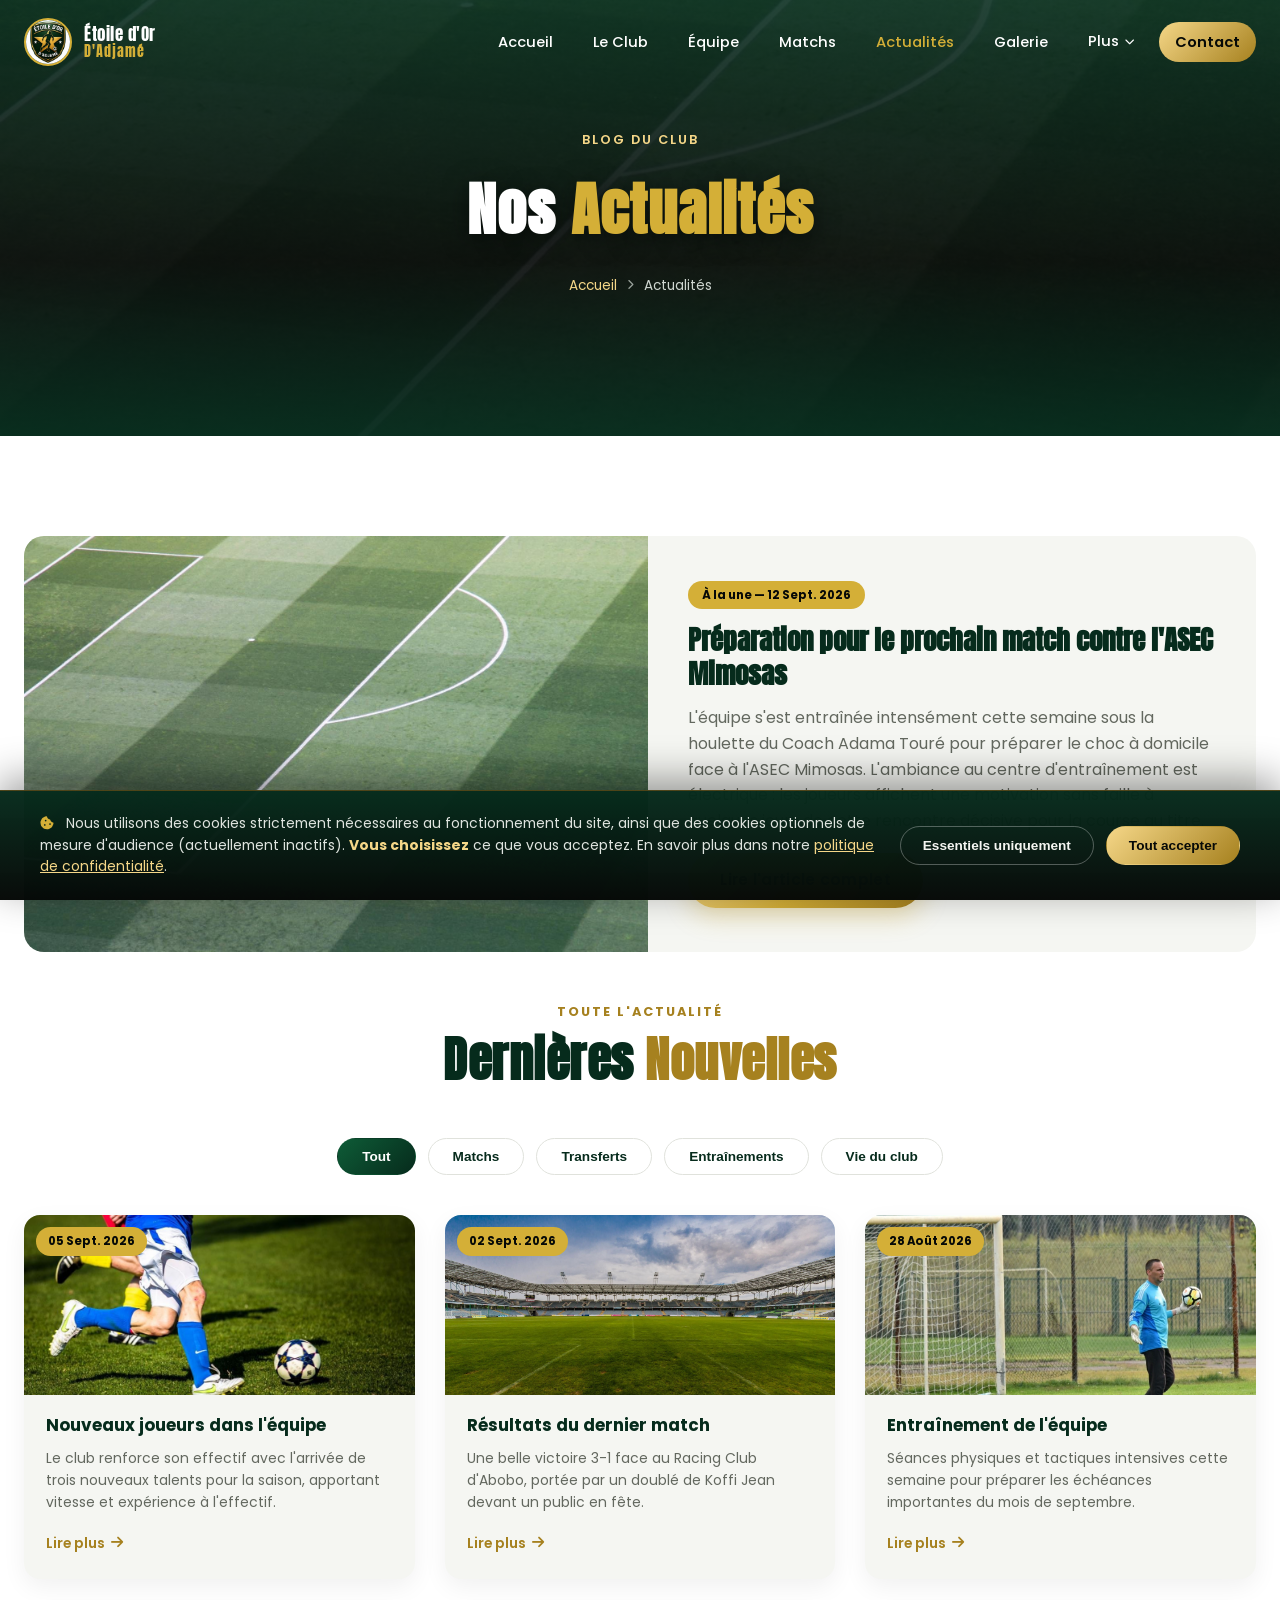
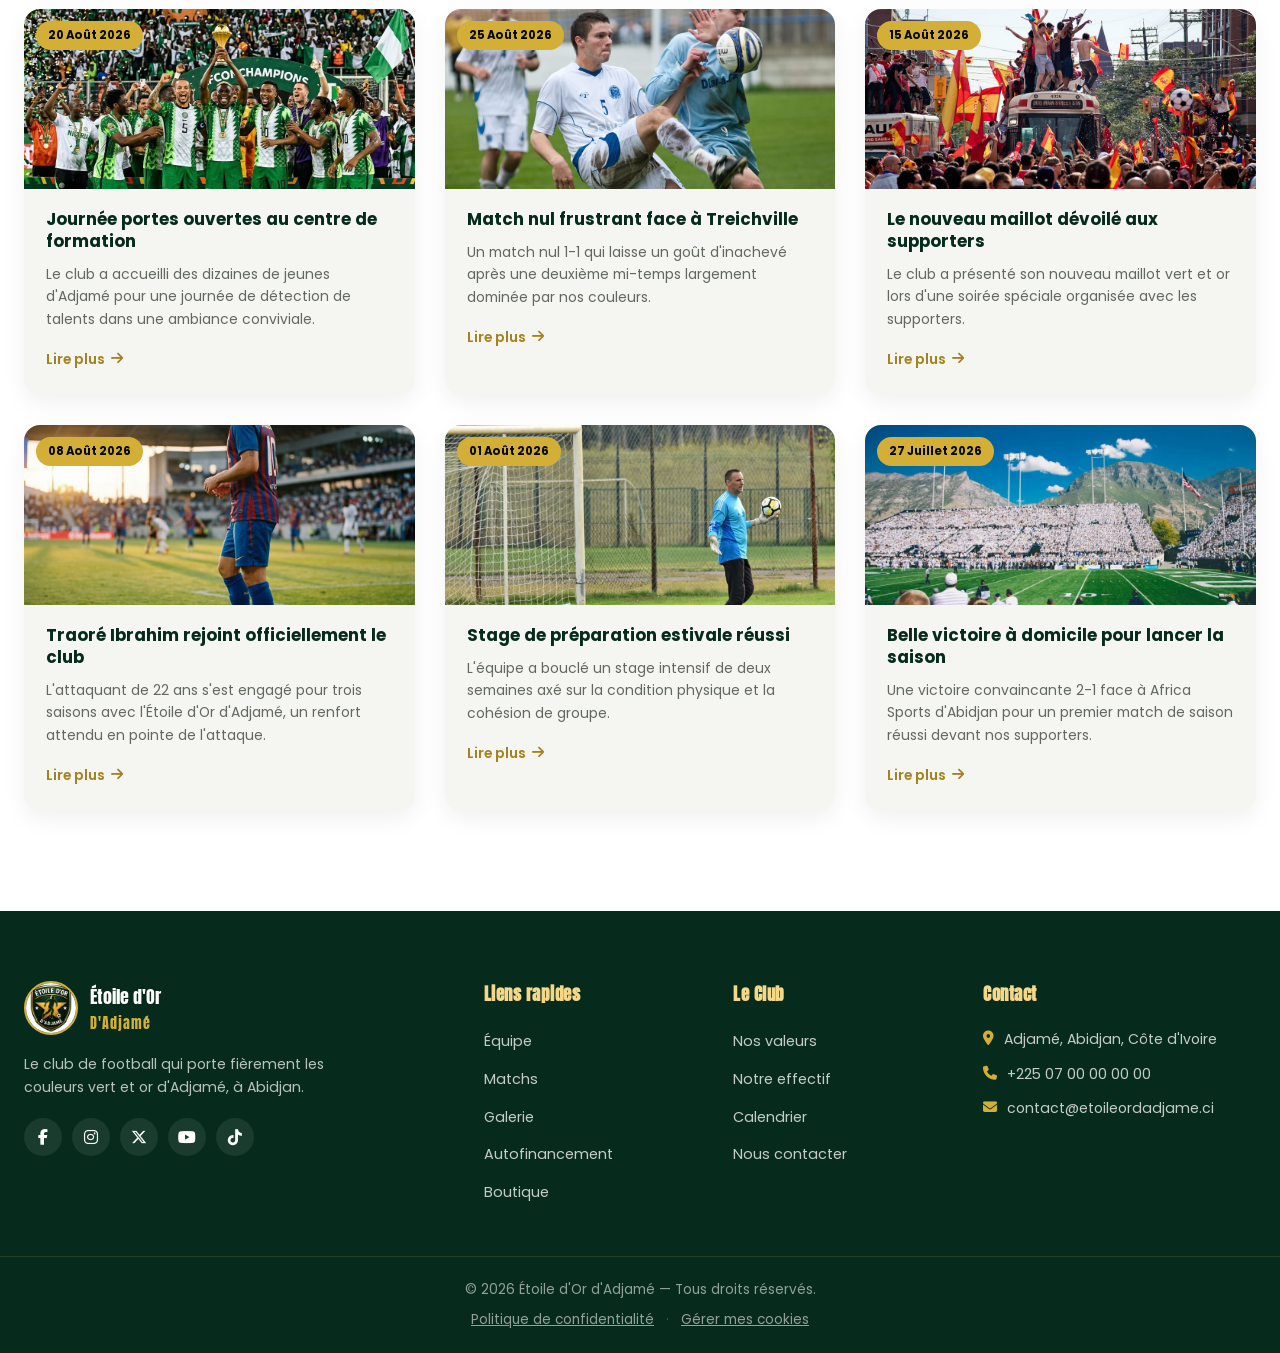
<file: actualites.html>
<!DOCTYPE html>
<html lang="fr">
<head>
<meta charset="UTF-8">
<meta name="viewport" content="width=device-width, initial-scale=1.0">
<title>Actualités — Étoile d'Or d'Adjamé</title>
<meta name="description" content="Toute l'actualité du club Étoile d'Or d'Adjamé : matchs, transferts, entraînements et vie du club.">

<link rel="preconnect" href="https://fonts.googleapis.com">
<link href="https://fonts.googleapis.com/css2?family=Anton&family=Poppins:wght@300;400;500;600;700;800;900&display=swap" rel="stylesheet">
<link rel="stylesheet" href="https://cdn.jsdelivr.net/npm/@fortawesome/fontawesome-free@6.4.0/css/all.min.css">
<link rel="stylesheet" href="https://cdn.jsdelivr.net/npm/aos@2.3.1/dist/aos.css">

<link rel="stylesheet" href="css/style.css">
<link rel="stylesheet" href="css/pages.css">
<link rel="icon" href="images/logo.jpg" type="image/jpeg">
</head>
<body>

<div id="preloader">
  <div class="loader-badge"><img src="images/logo.jpg" alt="Étoile d'Or d'Adjamé"></div>
</div>

<header id="main-header">
  <nav class="navbar" id="navbar">
    <div class="nav-container">
      <a href="index.html" class="nav-logo">
        <img src="images/logo.jpg" alt="Logo Étoile d'Or d'Adjamé">
        <div class="nav-logo-text"><span class="nav-title">Étoile d'Or</span><span class="nav-subtitle">D'Adjamé</span></div>
      </a>
      <ul class="nav-menu" id="nav-menu">
        <li><a href="index.html" class="nav-link">Accueil</a></li>
        <li><a href="club.html" class="nav-link">Le Club</a></li>
        <li><a href="equipe.html" class="nav-link">Équipe</a></li>
        <li><a href="matchs.html" class="nav-link">Matchs</a></li>
        <li><a href="actualites.html" class="nav-link page-active">Actualités</a></li>
        <li><a href="galerie.html" class="nav-link">Galerie</a></li>
        <li class="nav-item-dropdown">
          <span class="nav-link dropdown-toggle">Plus <i class="fa-solid fa-chevron-down"></i></span>
          <div class="dropdown-menu">
            <a href="autofinancement.html" class="dropdown-link"><i class="fa-solid fa-coins"></i> Autofinancement</a>
            <a href="boutique.html" class="dropdown-link"><i class="fa-solid fa-shirt"></i> Boutique</a>
            <a href="evenements.html" class="dropdown-link"><i class="fa-solid fa-calendar-days"></i> Événements</a>
            <a href="index.html#sponsors" class="dropdown-link"><i class="fa-solid fa-handshake"></i> Sponsors</a>
          </div>
        </li>

        <li><a href="index.html#contact" class="nav-link nav-cta">Contact</a></li>
      </ul>
      <button class="hamburger" id="hamburger" aria-label="Menu mobile"><span></span><span></span><span></span></button>
    </div>
  </nav>
</header>

<!-- ============ PAGE BANNER ============ -->
<section class="page-banner">
  <div class="page-banner-bg"><img src="images/news-stadium.jpg" alt="Stade de football"></div>
  <div class="page-banner-overlay"></div>
  <div class="page-banner-content">
    <p class="page-banner-kicker">Blog du club</p>
    <h1 class="page-banner-title">Nos <span>Actualités</span></h1>
    <div class="breadcrumb"><a href="index.html">Accueil</a> <i class="fa-solid fa-chevron-right"></i> <span>Actualités</span></div>
  </div>
</section>

<!-- ============ ARTICLE A LA UNE ============ -->
<section style="background: var(--white);">
  <div class="section-container">
    <div class="news-featured" data-aos="fade-up">
      <div class="news-featured-img"><img src="images/news-stadium.jpg" alt="Préparation du prochain match"></div>
      <div class="news-featured-body">
        <span class="news-date" style="background: var(--gold); color: var(--black); padding: 5px 14px; border-radius: 20px; font-size: 0.72rem; font-weight: 700;">À la une — 12 Sept. 2026</span>
        <h2>Préparation pour le prochain match contre l'ASEC Mimosas</h2>
        <p>L'équipe s'est entraînée intensément cette semaine sous la houlette du Coach Adama Touré pour préparer le choc à domicile face à l'ASEC Mimosas. L'ambiance au centre d'entraînement est électrique : les joueurs affichent une motivation sans faille à quelques jours de cette rencontre décisive pour la course au titre.</p>
        <a href="#" class="btn btn-gold">Lire l'article complet</a>
      </div>
    </div>

    <div class="section-header" data-aos="fade-up">
      <p class="section-kicker center">Toute l'actualité</p>
      <h2 class="section-title center">Dernières <span>Nouvelles</span></h2>
    </div>

    <div class="news-filters" data-aos="fade-up">
      <button class="news-filter-btn active" data-newsfilter="all">Tout</button>
      <button class="news-filter-btn" data-newsfilter="matchs">Matchs</button>
      <button class="news-filter-btn" data-newsfilter="transferts">Transferts</button>
      <button class="news-filter-btn" data-newsfilter="entrainements">Entraînements</button>
      <button class="news-filter-btn" data-newsfilter="club">Vie du club</button>
    </div>

    <div class="news-full-grid" id="news-full-grid">
      <article class="news-card" data-newscat="transferts" data-aos="fade-up" data-aos-delay="0">
        <div class="news-image"><img src="images/news-players.jpg" alt="Nouveaux joueurs"><span class="news-date">05 Sept. 2026</span></div>
        <div class="news-body">
          <h3 class="news-title">Nouveaux joueurs dans l'équipe</h3>
          <p class="news-desc">Le club renforce son effectif avec l'arrivée de trois nouveaux talents pour la saison, apportant vitesse et expérience à l'effectif.</p>
          <a href="#" class="news-link">Lire plus <i class="fa-solid fa-arrow-right"></i></a>
        </div>
      </article>

      <article class="news-card" data-newscat="matchs" data-aos="fade-up" data-aos-delay="100">
        <div class="news-image"><img src="images/gallery-match2.jpg" alt="Résultats du dernier match"><span class="news-date">02 Sept. 2026</span></div>
        <div class="news-body">
          <h3 class="news-title">Résultats du dernier match</h3>
          <p class="news-desc">Une belle victoire 3-1 face au Racing Club d'Abobo, portée par un doublé de Koffi Jean devant un public en fête.</p>
          <a href="#" class="news-link">Lire plus <i class="fa-solid fa-arrow-right"></i></a>
        </div>
      </article>

      <article class="news-card" data-newscat="entrainements" data-aos="fade-up" data-aos-delay="200">
        <div class="news-image"><img src="images/news-training.jpg" alt="Entraînement de l'équipe"><span class="news-date">28 Août 2026</span></div>
        <div class="news-body">
          <h3 class="news-title">Entraînement de l'équipe</h3>
          <p class="news-desc">Séances physiques et tactiques intensives cette semaine pour préparer les échéances importantes du mois de septembre.</p>
          <a href="#" class="news-link">Lire plus <i class="fa-solid fa-arrow-right"></i></a>
        </div>
      </article>

      <article class="news-card" data-newscat="club" data-aos="fade-up" data-aos-delay="0">
        <div class="news-image"><img src="images/gallery-event.jpg" alt="Événement du club"><span class="news-date">20 Août 2026</span></div>
        <div class="news-body">
          <h3 class="news-title">Journée portes ouvertes au centre de formation</h3>
          <p class="news-desc">Le club a accueilli des dizaines de jeunes d'Adjamé pour une journée de détection de talents dans une ambiance conviviale.</p>
          <a href="#" class="news-link">Lire plus <i class="fa-solid fa-arrow-right"></i></a>
        </div>
      </article>

      <article class="news-card" data-newscat="matchs" data-aos="fade-up" data-aos-delay="100">
        <div class="news-image"><img src="images/match-tackle.jpg" alt="Match nul"><span class="news-date">25 Août 2026</span></div>
        <div class="news-body">
          <h3 class="news-title">Match nul frustrant face à Treichville</h3>
          <p class="news-desc">Un match nul 1-1 qui laisse un goût d'inachevé après une deuxième mi-temps largement dominée par nos couleurs.</p>
          <a href="#" class="news-link">Lire plus <i class="fa-solid fa-arrow-right"></i></a>
        </div>
      </article>

      <article class="news-card" data-newscat="club" data-aos="fade-up" data-aos-delay="200">
        <div class="news-image"><img src="images/fans-crowd.jpg" alt="Supporters"><span class="news-date">15 Août 2026</span></div>
        <div class="news-body">
          <h3 class="news-title">Le nouveau maillot dévoilé aux supporters</h3>
          <p class="news-desc">Le club a présenté son nouveau maillot vert et or lors d'une soirée spéciale organisée avec les supporters.</p>
          <a href="#" class="news-link">Lire plus <i class="fa-solid fa-arrow-right"></i></a>
        </div>
      </article>

      <article class="news-card" data-newscat="transferts" data-aos="fade-up" data-aos-delay="0">
        <div class="news-image"><img src="images/player5.jpg" alt="Nouveau attaquant"><span class="news-date">08 Août 2026</span></div>
        <div class="news-body">
          <h3 class="news-title">Traoré Ibrahim rejoint officiellement le club</h3>
          <p class="news-desc">L'attaquant de 22 ans s'est engagé pour trois saisons avec l'Étoile d'Or d'Adjamé, un renfort attendu en pointe de l'attaque.</p>
          <a href="#" class="news-link">Lire plus <i class="fa-solid fa-arrow-right"></i></a>
        </div>
      </article>

      <article class="news-card" data-newscat="entrainements" data-aos="fade-up" data-aos-delay="100">
        <div class="news-image"><img src="images/gallery-training2.jpg" alt="Stage de préparation"><span class="news-date">01 Août 2026</span></div>
        <div class="news-body">
          <h3 class="news-title">Stage de préparation estivale réussi</h3>
          <p class="news-desc">L'équipe a bouclé un stage intensif de deux semaines axé sur la condition physique et la cohésion de groupe.</p>
          <a href="#" class="news-link">Lire plus <i class="fa-solid fa-arrow-right"></i></a>
        </div>
      </article>

      <article class="news-card" data-newscat="matchs" data-aos="fade-up" data-aos-delay="200">
        <div class="news-image"><img src="images/gallery-fans1.jpg" alt="Victoire à domicile"><span class="news-date">27 Juillet 2026</span></div>
        <div class="news-body">
          <h3 class="news-title">Belle victoire à domicile pour lancer la saison</h3>
          <p class="news-desc">Une victoire convaincante 2-1 face à Africa Sports d'Abidjan pour un premier match de saison réussi devant nos supporters.</p>
          <a href="#" class="news-link">Lire plus <i class="fa-solid fa-arrow-right"></i></a>
        </div>
      </article>
    </div>
  </div>
</section>

<footer class="site-footer">
  <div class="footer-top">
    <div class="section-container footer-grid">
      <div class="footer-col footer-brand">
        <a href="index.html" class="footer-logo">
          <img src="images/logo.jpg" alt="Logo Étoile d'Or d'Adjamé">
          <div><span class="footer-title">Étoile d'Or</span><span class="footer-subtitle">D'Adjamé</span></div>
        </a>
        <p class="footer-desc">Le club de football qui porte fièrement les couleurs vert et or d'Adjamé, à Abidjan.</p>
        <div class="footer-socials">
          <a href="#"><i class="fa-brands fa-facebook-f"></i></a>
          <a href="#"><i class="fa-brands fa-instagram"></i></a>
          <a href="#"><i class="fa-brands fa-x-twitter"></i></a>
          <a href="#"><i class="fa-brands fa-youtube"></i></a>
          <a href="#"><i class="fa-brands fa-tiktok"></i></a>
        </div>
      </div>
      <div class="footer-col">
        <h4>Liens rapides</h4>
        <ul>
          <li><a href="equipe.html">Équipe</a></li>
          <li><a href="matchs.html">Matchs</a></li>
          <li><a href="galerie.html">Galerie</a></li>
          <li><a href="autofinancement.html">Autofinancement</a></li>
          <li><a href="boutique.html">Boutique</a></li>
        </ul>
      </div>
      <div class="footer-col">
        <h4>Le Club</h4>
        <ul>
          <li><a href="index.html#values">Nos valeurs</a></li>
          <li><a href="equipe.html">Notre effectif</a></li>
          <li><a href="matchs.html">Calendrier</a></li>
          <li><a href="index.html#contact">Nous contacter</a></li>
        </ul>
      </div>
      <div class="footer-col">
        <h4>Contact</h4>
        <ul class="footer-contact">
          <li><i class="fa-solid fa-location-dot"></i> Adjamé, Abidjan, Côte d'Ivoire</li>
          <li><i class="fa-solid fa-phone"></i> +225 07 00 00 00 00</li>
          <li><i class="fa-solid fa-envelope"></i> contact@etoileordadjame.ci</li>
        </ul>
      </div>
    </div>
  </div>
  <div class="footer-bottom">
    <div class="section-container footer-bottom-inner">
      <p>&copy; 2026 Étoile d'Or d'Adjamé — Tous droits réservés.</p>
      <p class="footer-legal-links">
        <a href="confidentialite.html">Politique de confidentialité</a>
        <span>·</span>
        <a href="#" class="footer-cookie-settings">Gérer mes cookies</a>
      </p>
    </div>
  </div>
</footer>

<!-- ============ BANDEAU COOKIES ============ -->
<div id="cookie-banner">
  <div class="cookie-banner-inner">
    <p class="cookie-banner-text">
      <i class="fa-solid fa-cookie-bite"></i>
      Nous utilisons des cookies strictement nécessaires au fonctionnement du site, ainsi que des cookies optionnels de mesure d'audience (actuellement inactifs). <strong>Vous choisissez</strong> ce que vous acceptez. En savoir plus dans notre <a href="confidentialite.html">politique de confidentialité</a>.
    </p>
    <div class="cookie-banner-actions">
      <button class="cookie-btn cookie-btn-necessary" id="cookie-necessary-only" type="button">Essentiels uniquement</button>
      <button class="cookie-btn cookie-btn-accept" id="cookie-accept-all" type="button">Tout accepter</button>
    </div>
  </div>
</div>

<!-- ============ MODALE PREFERENCES COOKIES ============ -->
<div id="cookie-modal">
  <div class="cookie-modal-box">
    <div class="cookie-modal-close" id="cookie-modal-close"><i class="fa-solid fa-xmark"></i></div>
    <h3>Préférences de cookies</h3>
    <p>Gérez ici les cookies utilisés sur le site de l'Étoile d'Or d'Adjamé. Les cookies strictement nécessaires ne peuvent pas être désactivés.</p>
    <div class="cookie-pref-row">
      <div class="cookie-pref-info">
        <h4>Cookies strictement nécessaires</h4>
        <p>Indispensables au fonctionnement du site (mémorisation de votre choix de consentement).</p>
      </div>
      <label class="cookie-switch"><input type="checkbox" checked disabled><span class="slider"></span></label>
    </div>
    <div class="cookie-pref-row">
      <div class="cookie-pref-info">
        <h4>Cookies de mesure d'audience</h4>
        <p>Nous aident à comprendre la fréquentation du site (actuellement aucun outil n'est déployé).</p>
      </div>
      <label class="cookie-switch"><input type="checkbox" id="cookie-analytics-toggle"><span class="slider"></span></label>
    </div>
    <button class="btn btn-gold cookie-modal-save" id="cookie-modal-save" type="button"><i class="fa-solid fa-check"></i> Enregistrer mes préférences</button>
  </div>
</div>

<a href="#" class="back-to-top" id="back-to-top" aria-label="Retour en haut"><i class="fa-solid fa-arrow-up"></i></a>

<script src="https://cdn.jsdelivr.net/npm/aos@2.3.1/dist/aos.js"></script>
<script src="js/main.js"></script>
<script src="js/pages.js"></script>
<script src="js/cookies.js"></script>
</body>
</html>
</file>
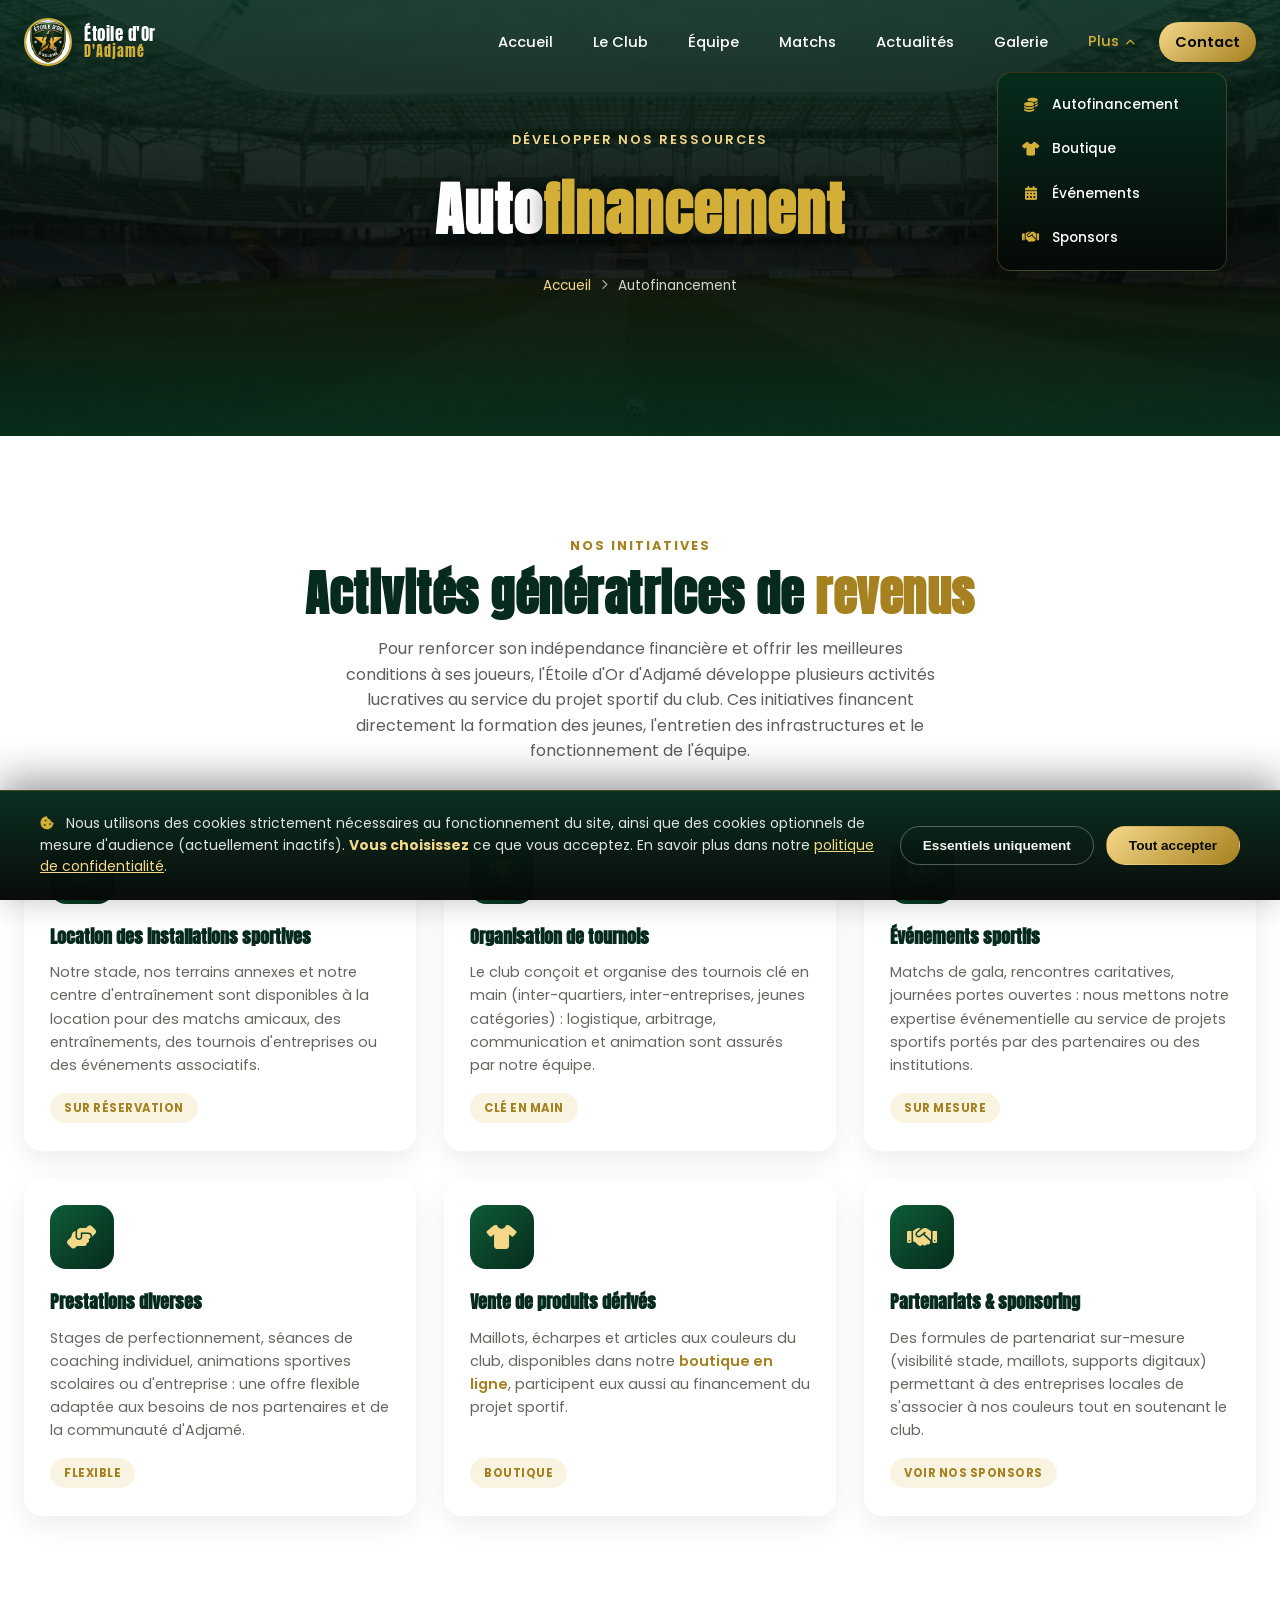
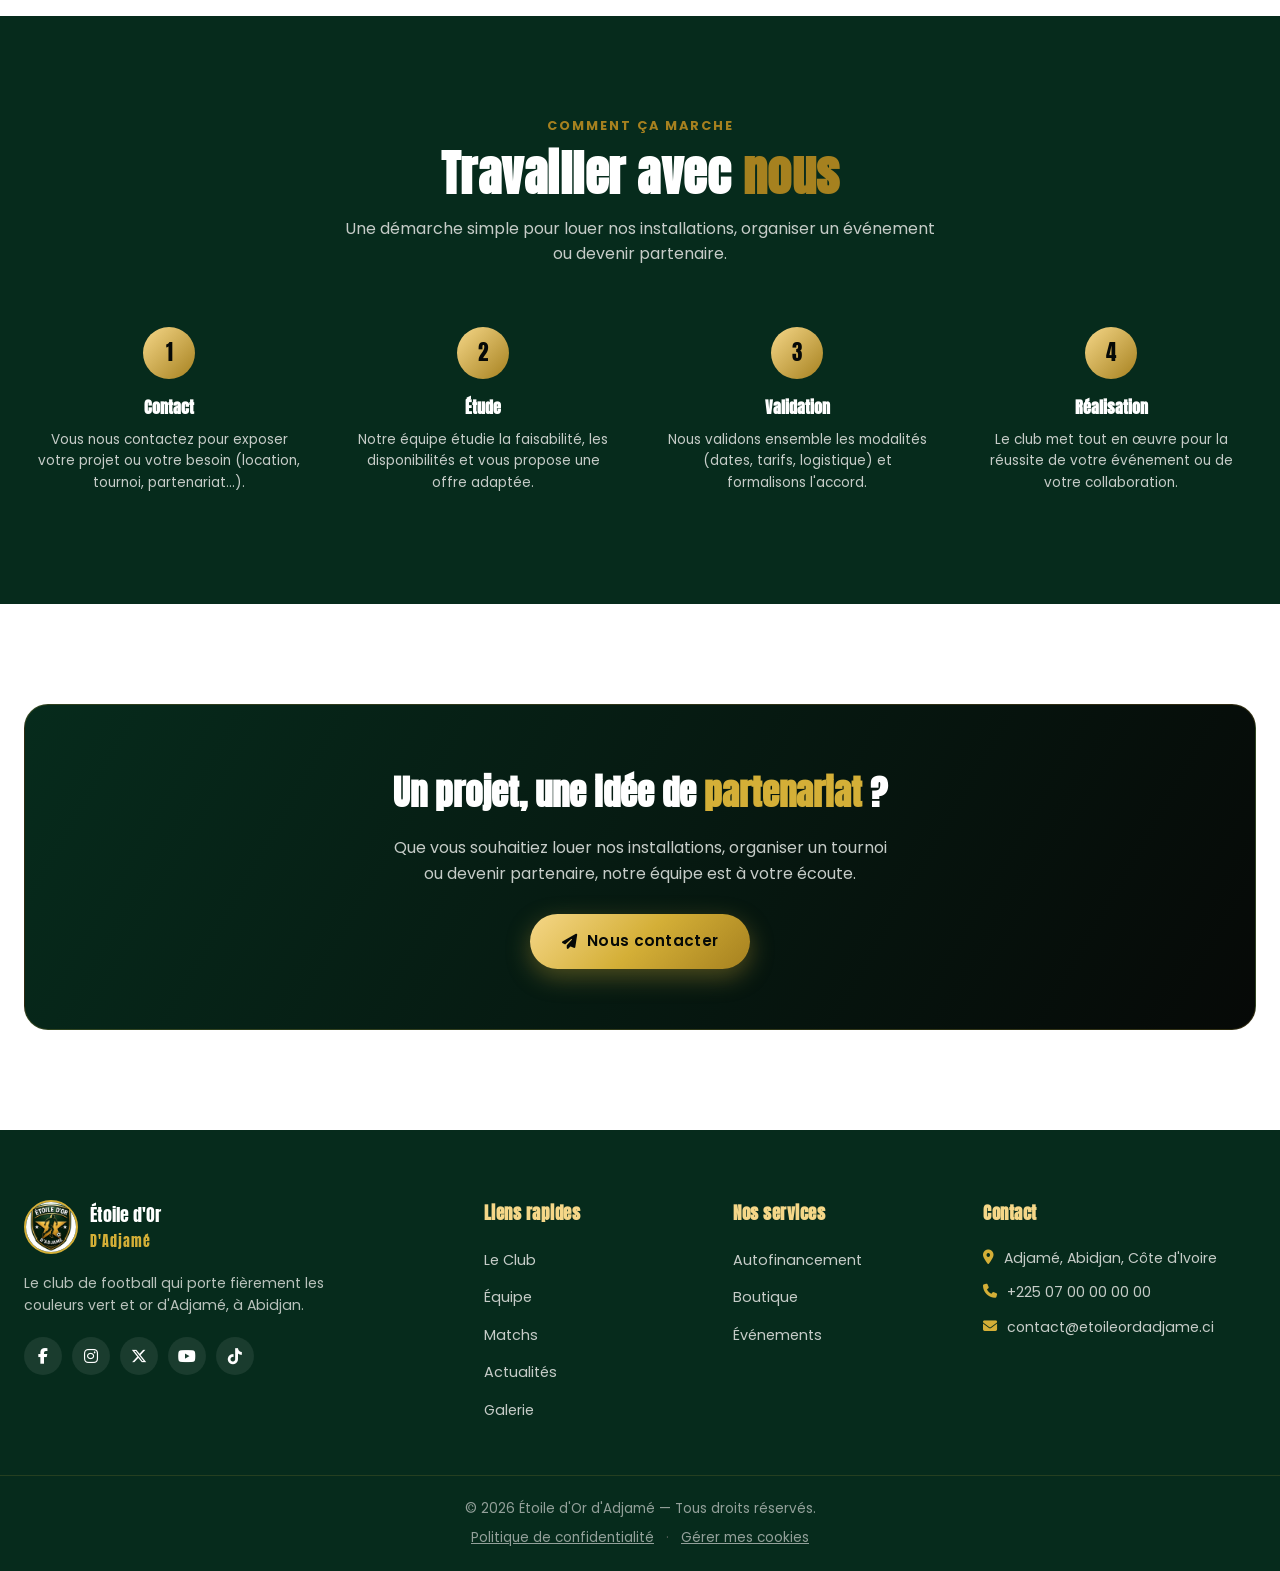
<file: autofinancement.html>
<!DOCTYPE html>
<html lang="fr">
<head>
<meta charset="UTF-8">
<meta name="viewport" content="width=device-width, initial-scale=1.0">
<title>Autofinancement — Étoile d'Or d'Adjamé</title>
<meta name="description" content="Découvrez les activités génératrices de revenus du club Étoile d'Or d'Adjamé : location d'installations, organisation de tournois, événements sportifs et prestations diverses.">

<link rel="preconnect" href="https://fonts.googleapis.com">
<link href="https://fonts.googleapis.com/css2?family=Anton&family=Poppins:wght@300;400;500;600;700;800;900&display=swap" rel="stylesheet">
<link rel="stylesheet" href="https://cdn.jsdelivr.net/npm/@fortawesome/fontawesome-free@6.4.0/css/all.min.css">
<link rel="stylesheet" href="https://cdn.jsdelivr.net/npm/aos@2.3.1/dist/aos.css">

<link rel="stylesheet" href="css/style.css">
<link rel="stylesheet" href="css/pages.css">
<link rel="icon" href="images/logo.jpg" type="image/jpeg">
</head>
<body>

<div id="preloader">
  <div class="loader-badge"><img src="images/logo.jpg" alt="Étoile d'Or d'Adjamé"></div>
</div>

<!-- ============ HEADER / NAV ============ -->
<header id="main-header">
  <nav class="navbar" id="navbar">
    <div class="nav-container">
      <a href="index.html" class="nav-logo">
        <img src="images/logo.jpg" alt="Logo Étoile d'Or d'Adjamé">
        <div class="nav-logo-text"><span class="nav-title">Étoile d'Or</span><span class="nav-subtitle">D'Adjamé</span></div>
      </a>
      <ul class="nav-menu" id="nav-menu">
        <li><a href="index.html" class="nav-link">Accueil</a></li>
        <li><a href="club.html" class="nav-link">Le Club</a></li>
        <li><a href="equipe.html" class="nav-link">Équipe</a></li>
        <li><a href="matchs.html" class="nav-link">Matchs</a></li>
        <li><a href="actualites.html" class="nav-link">Actualités</a></li>
        <li><a href="galerie.html" class="nav-link">Galerie</a></li>
        <li class="nav-item-dropdown open">
          <span class="nav-link dropdown-toggle page-active">Plus <i class="fa-solid fa-chevron-down"></i></span>
          <div class="dropdown-menu">
            <a href="autofinancement.html" class="dropdown-link page-active"><i class="fa-solid fa-coins"></i> Autofinancement</a>
            <a href="boutique.html" class="dropdown-link"><i class="fa-solid fa-shirt"></i> Boutique</a>
            <a href="evenements.html" class="dropdown-link"><i class="fa-solid fa-calendar-days"></i> Événements</a>
            <a href="index.html#sponsors" class="dropdown-link"><i class="fa-solid fa-handshake"></i> Sponsors</a>
          </div>
        </li>
        <li><a href="index.html#contact" class="nav-link nav-cta">Contact</a></li>
      </ul>
      <button class="hamburger" id="hamburger" aria-label="Menu mobile"><span></span><span></span><span></span></button>
    </div>
  </nav>
</header>

<!-- ============ PAGE BANNER ============ -->
<section class="page-banner">
  <div class="page-banner-bg"><img src="images/stadium-pitch.jpg" alt="Stade municipal d'Adjamé"></div>
  <div class="page-banner-overlay"></div>
  <div class="page-banner-content">
    <p class="page-banner-kicker">Développer nos ressources</p>
    <h1 class="page-banner-title">Auto<span>financement</span></h1>
    <div class="breadcrumb"><a href="index.html">Accueil</a> <i class="fa-solid fa-chevron-right"></i> <span>Autofinancement</span></div>
  </div>
</section>

<!-- ============ INTRO ============ -->
<section style="background: var(--white);">
  <div class="section-container">
    <div class="section-header" data-aos="fade-up">
      <p class="section-kicker center">Nos initiatives</p>
      <h2 class="section-title center">Activités génératrices de <span>revenus</span></h2>
      <p class="section-desc center">Pour renforcer son indépendance financière et offrir les meilleures conditions à ses joueurs, l'Étoile d'Or d'Adjamé développe plusieurs activités lucratives au service du projet sportif du club. Ces initiatives financent directement la formation des jeunes, l'entretien des infrastructures et le fonctionnement de l'équipe.</p>
    </div>

    <div class="activity-grid">
      <div class="activity-card" data-aos="fade-up" data-aos-delay="0">
        <div class="activity-icon-wrap"><i class="fa-solid fa-futbol"></i></div>
        <div class="activity-card-body">
          <h3>Location des installations sportives</h3>
          <p>Notre stade, nos terrains annexes et notre centre d'entraînement sont disponibles à la location pour des matchs amicaux, des entraînements, des tournois d'entreprises ou des événements associatifs.</p>
          <span class="activity-tag">Sur réservation</span>
        </div>
      </div>

      <div class="activity-card" data-aos="fade-up" data-aos-delay="100">
        <div class="activity-icon-wrap"><i class="fa-solid fa-trophy"></i></div>
        <div class="activity-card-body">
          <h3>Organisation de tournois</h3>
          <p>Le club conçoit et organise des tournois clé en main (inter-quartiers, inter-entreprises, jeunes catégories) : logistique, arbitrage, communication et animation sont assurés par notre équipe.</p>
          <span class="activity-tag">Clé en main</span>
        </div>
      </div>

      <div class="activity-card" data-aos="fade-up" data-aos-delay="200">
        <div class="activity-icon-wrap"><i class="fa-solid fa-people-group"></i></div>
        <div class="activity-card-body">
          <h3>Événements sportifs</h3>
          <p>Matchs de gala, rencontres caritatives, journées portes ouvertes : nous mettons notre expertise événementielle au service de projets sportifs portés par des partenaires ou des institutions.</p>
          <span class="activity-tag">Sur mesure</span>
        </div>
      </div>

      <div class="activity-card" data-aos="fade-up" data-aos-delay="300">
        <div class="activity-icon-wrap"><i class="fa-solid fa-handshake-angle"></i></div>
        <div class="activity-card-body">
          <h3>Prestations diverses</h3>
          <p>Stages de perfectionnement, séances de coaching individuel, animations sportives scolaires ou d'entreprise : une offre flexible adaptée aux besoins de nos partenaires et de la communauté d'Adjamé.</p>
          <span class="activity-tag">Flexible</span>
        </div>
      </div>

      <div class="activity-card" data-aos="fade-up" data-aos-delay="400">
        <div class="activity-icon-wrap"><i class="fa-solid fa-shirt"></i></div>
        <div class="activity-card-body">
          <h3>Vente de produits dérivés</h3>
          <p>Maillots, écharpes et articles aux couleurs du club, disponibles dans notre <a href="boutique.html" style="color: var(--gold-dark); font-weight:600;">boutique en ligne</a>, participent eux aussi au financement du projet sportif.</p>
          <span class="activity-tag">Boutique</span>
        </div>
      </div>

      <div class="activity-card" data-aos="fade-up" data-aos-delay="500">
        <div class="activity-icon-wrap"><i class="fa-solid fa-handshake"></i></div>
        <div class="activity-card-body">
          <h3>Partenariats &amp; sponsoring</h3>
          <p>Des formules de partenariat sur-mesure (visibilité stade, maillots, supports digitaux) permettant à des entreprises locales de s'associer à nos couleurs tout en soutenant le club.</p>
          <span class="activity-tag">Voir nos sponsors</span>
        </div>
      </div>
    </div>
  </div>
</section>

<!-- ============ COMMENT DEVENIR PARTENAIRE ============ -->
<section style="background: var(--green-dark);">
  <div class="section-container">
    <div class="section-header" data-aos="fade-up">
      <p class="section-kicker center">Comment ça marche</p>
      <h2 class="section-title center" style="color: var(--white);">Travailler avec <span>nous</span></h2>
      <p class="section-desc center" style="color: #c6ccc8;">Une démarche simple pour louer nos installations, organiser un événement ou devenir partenaire.</p>
    </div>
    <div class="partner-steps" data-aos="fade-up">
      <div class="partner-step">
        <div class="partner-step-num">1</div>
        <h4>Contact</h4>
        <p>Vous nous contactez pour exposer votre projet ou votre besoin (location, tournoi, partenariat...).</p>
      </div>
      <div class="partner-step">
        <div class="partner-step-num">2</div>
        <h4>Étude</h4>
        <p>Notre équipe étudie la faisabilité, les disponibilités et vous propose une offre adaptée.</p>
      </div>
      <div class="partner-step">
        <div class="partner-step-num">3</div>
        <h4>Validation</h4>
        <p>Nous validons ensemble les modalités (dates, tarifs, logistique) et formalisons l'accord.</p>
      </div>
      <div class="partner-step">
        <div class="partner-step-num">4</div>
        <h4>Réalisation</h4>
        <p>Le club met tout en œuvre pour la réussite de votre événement ou de votre collaboration.</p>
      </div>
    </div>
  </div>
</section>

<!-- ============ CTA ============ -->
<section style="background: var(--white);">
  <div class="section-container">
    <div class="cta-banner" data-aos="zoom-in">
      <h3>Un projet, une idée de <span>partenariat</span> ?</h3>
      <p>Que vous souhaitiez louer nos installations, organiser un tournoi ou devenir partenaire, notre équipe est à votre écoute.</p>
      <a href="index.html#contact" class="btn btn-gold"><i class="fa-solid fa-paper-plane"></i> Nous contacter</a>
    </div>
  </div>
</section>

<!-- ============ FOOTER ============ -->
<footer class="site-footer">
  <div class="footer-top">
    <div class="section-container footer-grid">
      <div class="footer-col footer-brand">
        <a href="index.html" class="footer-logo">
          <img src="images/logo.jpg" alt="Logo Étoile d'Or d'Adjamé">
          <div><span class="footer-title">Étoile d'Or</span><span class="footer-subtitle">D'Adjamé</span></div>
        </a>
        <p class="footer-desc">Le club de football qui porte fièrement les couleurs vert et or d'Adjamé, à Abidjan.</p>
        <div class="footer-socials">
          <a href="#"><i class="fa-brands fa-facebook-f"></i></a>
          <a href="#"><i class="fa-brands fa-instagram"></i></a>
          <a href="#"><i class="fa-brands fa-x-twitter"></i></a>
          <a href="#"><i class="fa-brands fa-youtube"></i></a>
          <a href="#"><i class="fa-brands fa-tiktok"></i></a>
        </div>
      </div>
      <div class="footer-col">
        <h4>Liens rapides</h4>
        <ul>
          <li><a href="club.html">Le Club</a></li>
          <li><a href="equipe.html">Équipe</a></li>
          <li><a href="matchs.html">Matchs</a></li>
          <li><a href="actualites.html">Actualités</a></li>
          <li><a href="galerie.html">Galerie</a></li>
        </ul>
      </div>
      <div class="footer-col">
        <h4>Nos services</h4>
        <ul>
          <li><a href="autofinancement.html">Autofinancement</a></li>
          <li><a href="boutique.html">Boutique</a></li>
          <li><a href="evenements.html">Événements</a></li>
        </ul>
      </div>
      <div class="footer-col">
        <h4>Contact</h4>
        <ul class="footer-contact">
          <li><i class="fa-solid fa-location-dot"></i> Adjamé, Abidjan, Côte d'Ivoire</li>
          <li><i class="fa-solid fa-phone"></i> +225 07 00 00 00 00</li>
          <li><i class="fa-solid fa-envelope"></i> contact@etoileordadjame.ci</li>
        </ul>
      </div>
    </div>
  </div>
  <div class="footer-bottom">
    <div class="section-container footer-bottom-inner">
      <p>&copy; 2026 Étoile d'Or d'Adjamé — Tous droits réservés.</p>
      <p class="footer-legal-links">
        <a href="confidentialite.html">Politique de confidentialité</a>
        <span>·</span>
        <a href="#" class="footer-cookie-settings">Gérer mes cookies</a>
      </p>
    </div>
  </div>
</footer>

<!-- ============ BANDEAU COOKIES ============ -->
<div id="cookie-banner">
  <div class="cookie-banner-inner">
    <p class="cookie-banner-text">
      <i class="fa-solid fa-cookie-bite"></i>
      Nous utilisons des cookies strictement nécessaires au fonctionnement du site, ainsi que des cookies optionnels de mesure d'audience (actuellement inactifs). <strong>Vous choisissez</strong> ce que vous acceptez. En savoir plus dans notre <a href="confidentialite.html">politique de confidentialité</a>.
    </p>
    <div class="cookie-banner-actions">
      <button class="cookie-btn cookie-btn-necessary" id="cookie-necessary-only" type="button">Essentiels uniquement</button>
      <button class="cookie-btn cookie-btn-accept" id="cookie-accept-all" type="button">Tout accepter</button>
    </div>
  </div>
</div>

<!-- ============ MODALE PREFERENCES COOKIES ============ -->
<div id="cookie-modal">
  <div class="cookie-modal-box">
    <div class="cookie-modal-close" id="cookie-modal-close"><i class="fa-solid fa-xmark"></i></div>
    <h3>Préférences de cookies</h3>
    <p>Gérez ici les cookies utilisés sur le site de l'Étoile d'Or d'Adjamé. Les cookies strictement nécessaires ne peuvent pas être désactivés.</p>
    <div class="cookie-pref-row">
      <div class="cookie-pref-info">
        <h4>Cookies strictement nécessaires</h4>
        <p>Indispensables au fonctionnement du site (mémorisation de votre choix de consentement).</p>
      </div>
      <label class="cookie-switch"><input type="checkbox" checked disabled><span class="slider"></span></label>
    </div>
    <div class="cookie-pref-row">
      <div class="cookie-pref-info">
        <h4>Cookies de mesure d'audience</h4>
        <p>Nous aident à comprendre la fréquentation du site (actuellement aucun outil n'est déployé).</p>
      </div>
      <label class="cookie-switch"><input type="checkbox" id="cookie-analytics-toggle"><span class="slider"></span></label>
    </div>
    <button class="btn btn-gold cookie-modal-save" id="cookie-modal-save" type="button"><i class="fa-solid fa-check"></i> Enregistrer mes préférences</button>
  </div>
</div>

<a href="#" class="back-to-top" id="back-to-top" aria-label="Retour en haut"><i class="fa-solid fa-arrow-up"></i></a>

<script src="https://cdn.jsdelivr.net/npm/aos@2.3.1/dist/aos.js"></script>
<script src="js/main.js"></script>
<script src="js/cookies.js"></script>
</body>
</html>
</file>
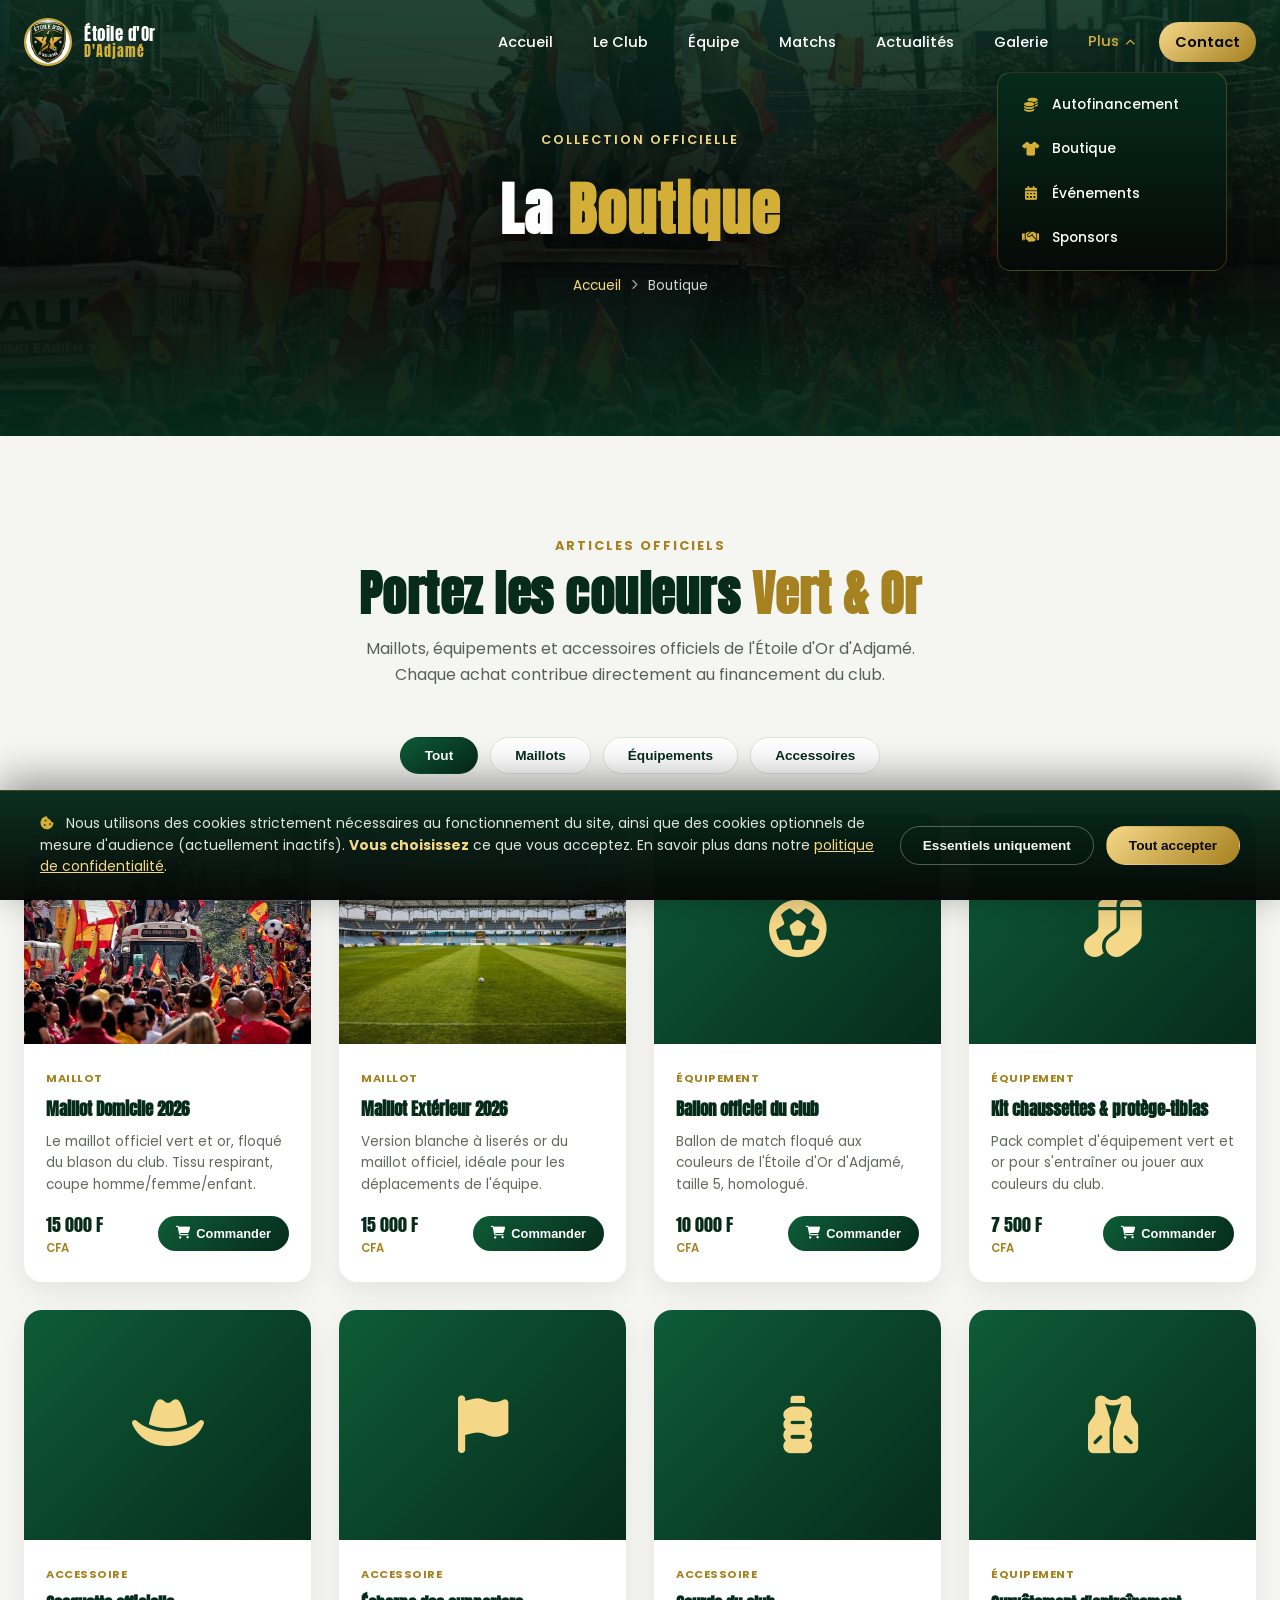
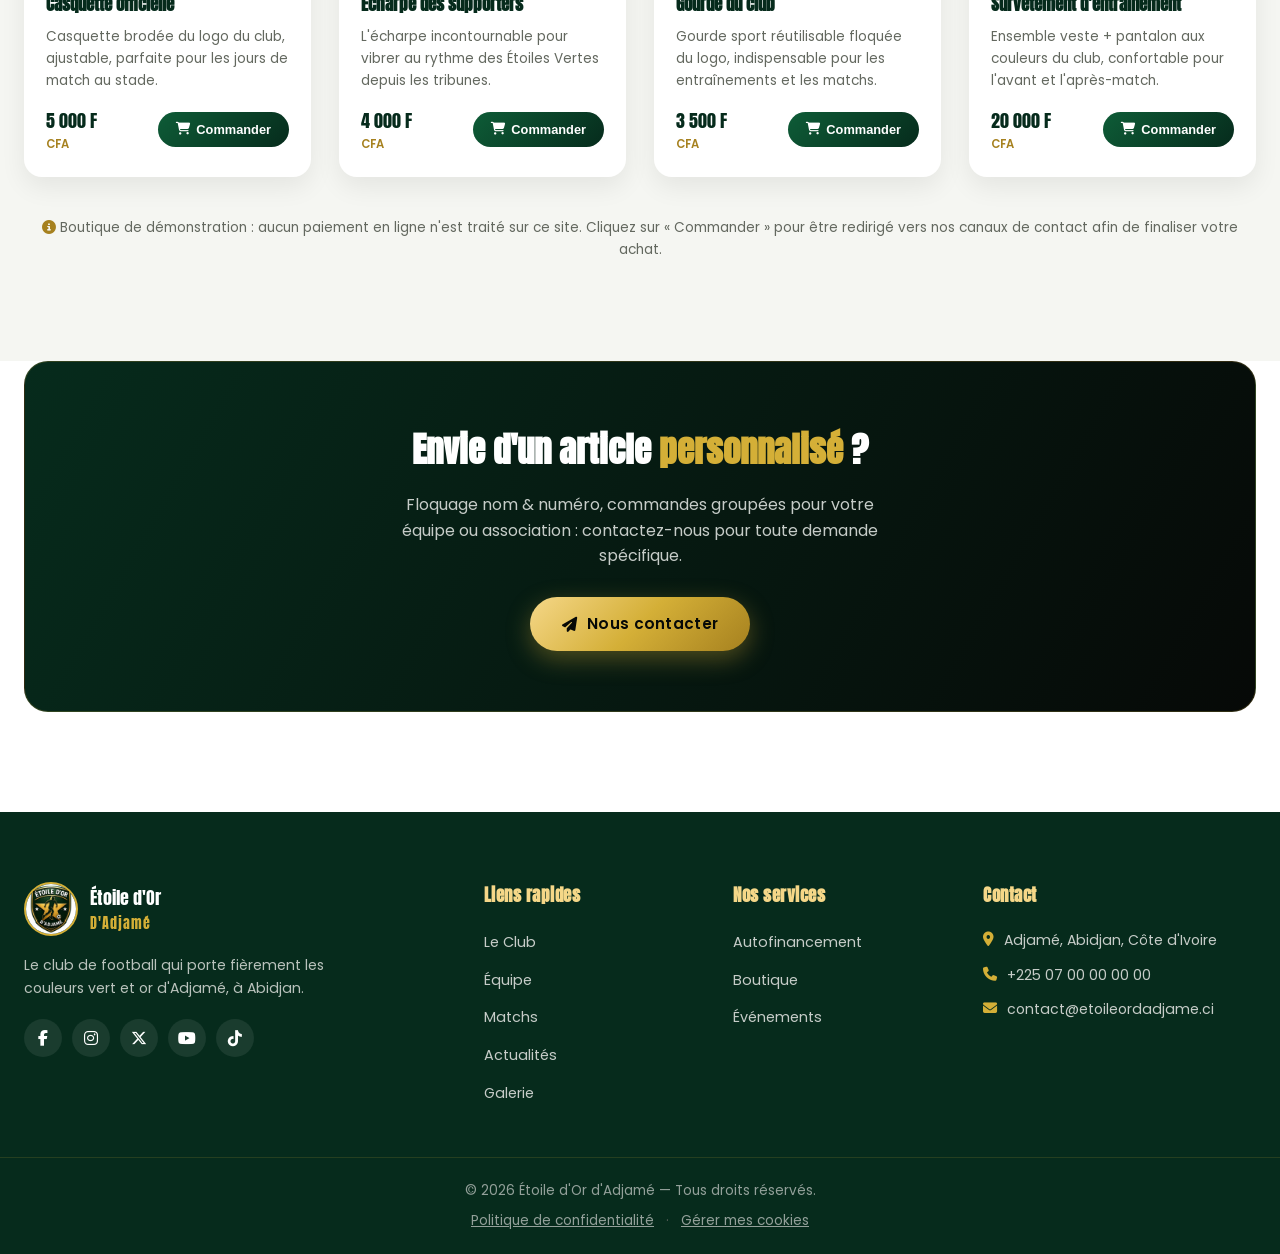
<file: boutique.html>
<!DOCTYPE html>
<html lang="fr">
<head>
<meta charset="UTF-8">
<meta name="viewport" content="width=device-width, initial-scale=1.0">
<title>Boutique — Étoile d'Or d'Adjamé</title>
<meta name="description" content="Boutique officielle du club Étoile d'Or d'Adjamé : maillots, équipements et articles aux couleurs du club.">

<link rel="preconnect" href="https://fonts.googleapis.com">
<link href="https://fonts.googleapis.com/css2?family=Anton&family=Poppins:wght@300;400;500;600;700;800;900&display=swap" rel="stylesheet">
<link rel="stylesheet" href="https://cdn.jsdelivr.net/npm/@fortawesome/fontawesome-free@6.4.0/css/all.min.css">
<link rel="stylesheet" href="https://cdn.jsdelivr.net/npm/aos@2.3.1/dist/aos.css">

<link rel="stylesheet" href="css/style.css">
<link rel="stylesheet" href="css/pages.css">
<link rel="icon" href="images/logo.jpg" type="image/jpeg">
</head>
<body>

<div id="preloader">
  <div class="loader-badge"><img src="images/logo.jpg" alt="Étoile d'Or d'Adjamé"></div>
</div>

<!-- ============ HEADER / NAV ============ -->
<header id="main-header">
  <nav class="navbar" id="navbar">
    <div class="nav-container">
      <a href="index.html" class="nav-logo">
        <img src="images/logo.jpg" alt="Logo Étoile d'Or d'Adjamé">
        <div class="nav-logo-text"><span class="nav-title">Étoile d'Or</span><span class="nav-subtitle">D'Adjamé</span></div>
      </a>
      <ul class="nav-menu" id="nav-menu">
        <li><a href="index.html" class="nav-link">Accueil</a></li>
        <li><a href="club.html" class="nav-link">Le Club</a></li>
        <li><a href="equipe.html" class="nav-link">Équipe</a></li>
        <li><a href="matchs.html" class="nav-link">Matchs</a></li>
        <li><a href="actualites.html" class="nav-link">Actualités</a></li>
        <li><a href="galerie.html" class="nav-link">Galerie</a></li>
        <li class="nav-item-dropdown open">
          <span class="nav-link dropdown-toggle page-active">Plus <i class="fa-solid fa-chevron-down"></i></span>
          <div class="dropdown-menu">
            <a href="autofinancement.html" class="dropdown-link"><i class="fa-solid fa-coins"></i> Autofinancement</a>
            <a href="boutique.html" class="dropdown-link page-active"><i class="fa-solid fa-shirt"></i> Boutique</a>
            <a href="evenements.html" class="dropdown-link"><i class="fa-solid fa-calendar-days"></i> Événements</a>
            <a href="index.html#sponsors" class="dropdown-link"><i class="fa-solid fa-handshake"></i> Sponsors</a>
          </div>
        </li>
        
        <li><a href="index.html#contact" class="nav-link nav-cta">Contact</a></li>
      </ul>
      <button class="hamburger" id="hamburger" aria-label="Menu mobile"><span></span><span></span><span></span></button>
    </div>
  </nav>
</header>

<!-- ============ PAGE BANNER ============ -->
<section class="page-banner">
  <div class="page-banner-bg"><img src="images/fans-crowd.jpg" alt="Supporters du club"></div>
  <div class="page-banner-overlay"></div>
  <div class="page-banner-content">
    <p class="page-banner-kicker">Collection officielle</p>
    <h1 class="page-banner-title">La <span>Boutique</span></h1>
    <div class="breadcrumb"><a href="index.html">Accueil</a> <i class="fa-solid fa-chevron-right"></i> <span>Boutique</span></div>
  </div>
</section>

<!-- ============ PRODUITS ============ -->
<section style="background: var(--off-white);">
  <div class="section-container">
    <div class="section-header" data-aos="fade-up">
      <p class="section-kicker center">Articles officiels</p>
      <h2 class="section-title center">Portez les couleurs <span>Vert &amp; Or</span></h2>
      <p class="section-desc center">Maillots, équipements et accessoires officiels de l'Étoile d'Or d'Adjamé. Chaque achat contribue directement au financement du club.</p>
    </div>

    <div class="shop-filters" data-aos="fade-up">
      <button class="shop-filter-btn active" data-shopfilter="all">Tout</button>
      <button class="shop-filter-btn" data-shopfilter="maillots">Maillots</button>
      <button class="shop-filter-btn" data-shopfilter="equipements">Équipements</button>
      <button class="shop-filter-btn" data-shopfilter="accessoires">Accessoires</button>
    </div>

    <div class="product-grid" id="product-grid">
      <div class="product-card" data-shopcat="maillots" data-aos="fade-up" data-aos-delay="0">
        <span class="product-badge">Nouveau</span>
        <div class="product-photo"><img src="images/fans-crowd.jpg" alt="Maillot domicile Étoile d'Or d'Adjamé"></div>
        <div class="product-info">
          <span class="product-cat">Maillot</span>
          <h3>Maillot Domicile 2026</h3>
          <p>Le maillot officiel vert et or, floqué du blason du club. Tissu respirant, coupe homme/femme/enfant.</p>
          <div class="product-footer">
            <span class="product-price">15 000 F<span>CFA</span></span>
            <button class="btn-order"><i class="fa-solid fa-cart-shopping"></i> Commander</button>
          </div>
        </div>
      </div>

      <div class="product-card" data-shopcat="maillots" data-aos="fade-up" data-aos-delay="100">
        <div class="product-photo"><img src="images/stadium-pitch.jpg" alt="Maillot extérieur"></div>
        <div class="product-info">
          <span class="product-cat">Maillot</span>
          <h3>Maillot Extérieur 2026</h3>
          <p>Version blanche à liserés or du maillot officiel, idéale pour les déplacements de l'équipe.</p>
          <div class="product-footer">
            <span class="product-price">15 000 F<span>CFA</span></span>
            <button class="btn-order"><i class="fa-solid fa-cart-shopping"></i> Commander</button>
          </div>
        </div>
      </div>

      <div class="product-card" data-shopcat="equipements" data-aos="fade-up" data-aos-delay="200">
        <div class="product-photo icon-variant"><i class="fa-solid fa-futbol"></i></div>
        <div class="product-info">
          <span class="product-cat">Équipement</span>
          <h3>Ballon officiel du club</h3>
          <p>Ballon de match floqué aux couleurs de l'Étoile d'Or d'Adjamé, taille 5, homologué.</p>
          <div class="product-footer">
            <span class="product-price">10 000 F<span>CFA</span></span>
            <button class="btn-order"><i class="fa-solid fa-cart-shopping"></i> Commander</button>
          </div>
        </div>
      </div>

      <div class="product-card" data-shopcat="equipements" data-aos="fade-up" data-aos-delay="300">
        <div class="product-photo icon-variant"><i class="fa-solid fa-socks"></i></div>
        <div class="product-info">
          <span class="product-cat">Équipement</span>
          <h3>Kit chaussettes &amp; protège-tibias</h3>
          <p>Pack complet d'équipement vert et or pour s'entraîner ou jouer aux couleurs du club.</p>
          <div class="product-footer">
            <span class="product-price">7 500 F<span>CFA</span></span>
            <button class="btn-order"><i class="fa-solid fa-cart-shopping"></i> Commander</button>
          </div>
        </div>
      </div>

      <div class="product-card" data-shopcat="accessoires" data-aos="fade-up" data-aos-delay="400">
        <div class="product-photo icon-variant"><i class="fa-solid fa-hat-cowboy"></i></div>
        <div class="product-info">
          <span class="product-cat">Accessoire</span>
          <h3>Casquette officielle</h3>
          <p>Casquette brodée du logo du club, ajustable, parfaite pour les jours de match au stade.</p>
          <div class="product-footer">
            <span class="product-price">5 000 F<span>CFA</span></span>
            <button class="btn-order"><i class="fa-solid fa-cart-shopping"></i> Commander</button>
          </div>
        </div>
      </div>

      <div class="product-card" data-shopcat="accessoires" data-aos="fade-up" data-aos-delay="500">
        <div class="product-photo icon-variant"><i class="fa-solid fa-flag"></i></div>
        <div class="product-info">
          <span class="product-cat">Accessoire</span>
          <h3>Écharpe des supporters</h3>
          <p>L'écharpe incontournable pour vibrer au rythme des Étoiles Vertes depuis les tribunes.</p>
          <div class="product-footer">
            <span class="product-price">4 000 F<span>CFA</span></span>
            <button class="btn-order"><i class="fa-solid fa-cart-shopping"></i> Commander</button>
          </div>
        </div>
      </div>

      <div class="product-card" data-shopcat="accessoires" data-aos="fade-up" data-aos-delay="0">
        <div class="product-photo icon-variant"><i class="fa-solid fa-bottle-water"></i></div>
        <div class="product-info">
          <span class="product-cat">Accessoire</span>
          <h3>Gourde du club</h3>
          <p>Gourde sport réutilisable floquée du logo, indispensable pour les entraînements et les matchs.</p>
          <div class="product-footer">
            <span class="product-price">3 500 F<span>CFA</span></span>
            <button class="btn-order"><i class="fa-solid fa-cart-shopping"></i> Commander</button>
          </div>
        </div>
      </div>

      <div class="product-card" data-shopcat="equipements" data-aos="fade-up" data-aos-delay="100">
        <div class="product-photo icon-variant"><i class="fa-solid fa-vest"></i></div>
        <div class="product-info">
          <span class="product-cat">Équipement</span>
          <h3>Survêtement d'entraînement</h3>
          <p>Ensemble veste + pantalon aux couleurs du club, confortable pour l'avant et l'après-match.</p>
          <div class="product-footer">
            <span class="product-price">20 000 F<span>CFA</span></span>
            <button class="btn-order"><i class="fa-solid fa-cart-shopping"></i> Commander</button>
          </div>
        </div>
      </div>
    </div>

    <p style="text-align:center; margin-top: 40px; color: #63685f; font-size: 0.85rem;">
      <i class="fa-solid fa-circle-info" style="color: var(--gold-dark);"></i>
      Boutique de démonstration : aucun paiement en ligne n'est traité sur ce site. Cliquez sur « Commander » pour être redirigé vers nos canaux de contact afin de finaliser votre achat.
    </p>
  </div>
</section>

<!-- ============ CTA ============ -->
<section style="background: var(--white); padding-top: 0;">
  <div class="section-container">
    <div class="cta-banner" data-aos="zoom-in">
      <h3>Envie d'un article <span>personnalisé</span> ?</h3>
      <p>Floquage nom &amp; numéro, commandes groupées pour votre équipe ou association : contactez-nous pour toute demande spécifique.</p>
      <a href="index.html#contact" class="btn btn-gold"><i class="fa-solid fa-paper-plane"></i> Nous contacter</a>
    </div>
  </div>
</section>

<!-- ============ FOOTER ============ -->
<footer class="site-footer">
  <div class="footer-top">
    <div class="section-container footer-grid">
      <div class="footer-col footer-brand">
        <a href="index.html" class="footer-logo">
          <img src="images/logo.jpg" alt="Logo Étoile d'Or d'Adjamé">
          <div><span class="footer-title">Étoile d'Or</span><span class="footer-subtitle">D'Adjamé</span></div>
        </a>
        <p class="footer-desc">Le club de football qui porte fièrement les couleurs vert et or d'Adjamé, à Abidjan.</p>
        <div class="footer-socials">
          <a href="#"><i class="fa-brands fa-facebook-f"></i></a>
          <a href="#"><i class="fa-brands fa-instagram"></i></a>
          <a href="#"><i class="fa-brands fa-x-twitter"></i></a>
          <a href="#"><i class="fa-brands fa-youtube"></i></a>
          <a href="#"><i class="fa-brands fa-tiktok"></i></a>
        </div>
      </div>
      <div class="footer-col">
        <h4>Liens rapides</h4>
        <ul>
          <li><a href="club.html">Le Club</a></li>
          <li><a href="equipe.html">Équipe</a></li>
          <li><a href="matchs.html">Matchs</a></li>
          <li><a href="actualites.html">Actualités</a></li>
          <li><a href="galerie.html">Galerie</a></li>
        </ul>
      </div>
      <div class="footer-col">
        <h4>Nos services</h4>
        <ul>
          <li><a href="autofinancement.html">Autofinancement</a></li>
          <li><a href="boutique.html">Boutique</a></li>
          <li><a href="evenements.html">Événements</a></li>
        </ul>
      </div>
      <div class="footer-col">
        <h4>Contact</h4>
        <ul class="footer-contact">
          <li><i class="fa-solid fa-location-dot"></i> Adjamé, Abidjan, Côte d'Ivoire</li>
          <li><i class="fa-solid fa-phone"></i> +225 07 00 00 00 00</li>
          <li><i class="fa-solid fa-envelope"></i> contact@etoileordadjame.ci</li>
        </ul>
      </div>
    </div>
  </div>
  <div class="footer-bottom">
    <div class="section-container footer-bottom-inner">
      <p>&copy; 2026 Étoile d'Or d'Adjamé — Tous droits réservés.</p>
      <p class="footer-legal-links">
        <a href="confidentialite.html">Politique de confidentialité</a>
        <span>·</span>
        <a href="#" class="footer-cookie-settings">Gérer mes cookies</a>
      </p>
    </div>
  </div>
</footer>

<!-- ============ BANDEAU COOKIES ============ -->
<div id="cookie-banner">
  <div class="cookie-banner-inner">
    <p class="cookie-banner-text">
      <i class="fa-solid fa-cookie-bite"></i>
      Nous utilisons des cookies strictement nécessaires au fonctionnement du site, ainsi que des cookies optionnels de mesure d'audience (actuellement inactifs). <strong>Vous choisissez</strong> ce que vous acceptez. En savoir plus dans notre <a href="confidentialite.html">politique de confidentialité</a>.
    </p>
    <div class="cookie-banner-actions">
      <button class="cookie-btn cookie-btn-necessary" id="cookie-necessary-only" type="button">Essentiels uniquement</button>
      <button class="cookie-btn cookie-btn-accept" id="cookie-accept-all" type="button">Tout accepter</button>
    </div>
  </div>
</div>

<!-- ============ MODALE PREFERENCES COOKIES ============ -->
<div id="cookie-modal">
  <div class="cookie-modal-box">
    <div class="cookie-modal-close" id="cookie-modal-close"><i class="fa-solid fa-xmark"></i></div>
    <h3>Préférences de cookies</h3>
    <p>Gérez ici les cookies utilisés sur le site de l'Étoile d'Or d'Adjamé. Les cookies strictement nécessaires ne peuvent pas être désactivés.</p>
    <div class="cookie-pref-row">
      <div class="cookie-pref-info">
        <h4>Cookies strictement nécessaires</h4>
        <p>Indispensables au fonctionnement du site (mémorisation de votre choix de consentement).</p>
      </div>
      <label class="cookie-switch"><input type="checkbox" checked disabled><span class="slider"></span></label>
    </div>
    <div class="cookie-pref-row">
      <div class="cookie-pref-info">
        <h4>Cookies de mesure d'audience</h4>
        <p>Nous aident à comprendre la fréquentation du site (actuellement aucun outil n'est déployé).</p>
      </div>
      <label class="cookie-switch"><input type="checkbox" id="cookie-analytics-toggle"><span class="slider"></span></label>
    </div>
    <button class="btn btn-gold cookie-modal-save" id="cookie-modal-save" type="button"><i class="fa-solid fa-check"></i> Enregistrer mes préférences</button>
  </div>
</div>

<a href="#" class="back-to-top" id="back-to-top" aria-label="Retour en haut"><i class="fa-solid fa-arrow-up"></i></a>

<script src="https://cdn.jsdelivr.net/npm/aos@2.3.1/dist/aos.js"></script>
<script src="js/main.js"></script>
<script src="js/pages.js"></script>
<script src="js/cookies.js"></script>
</body>
</html>
</file>
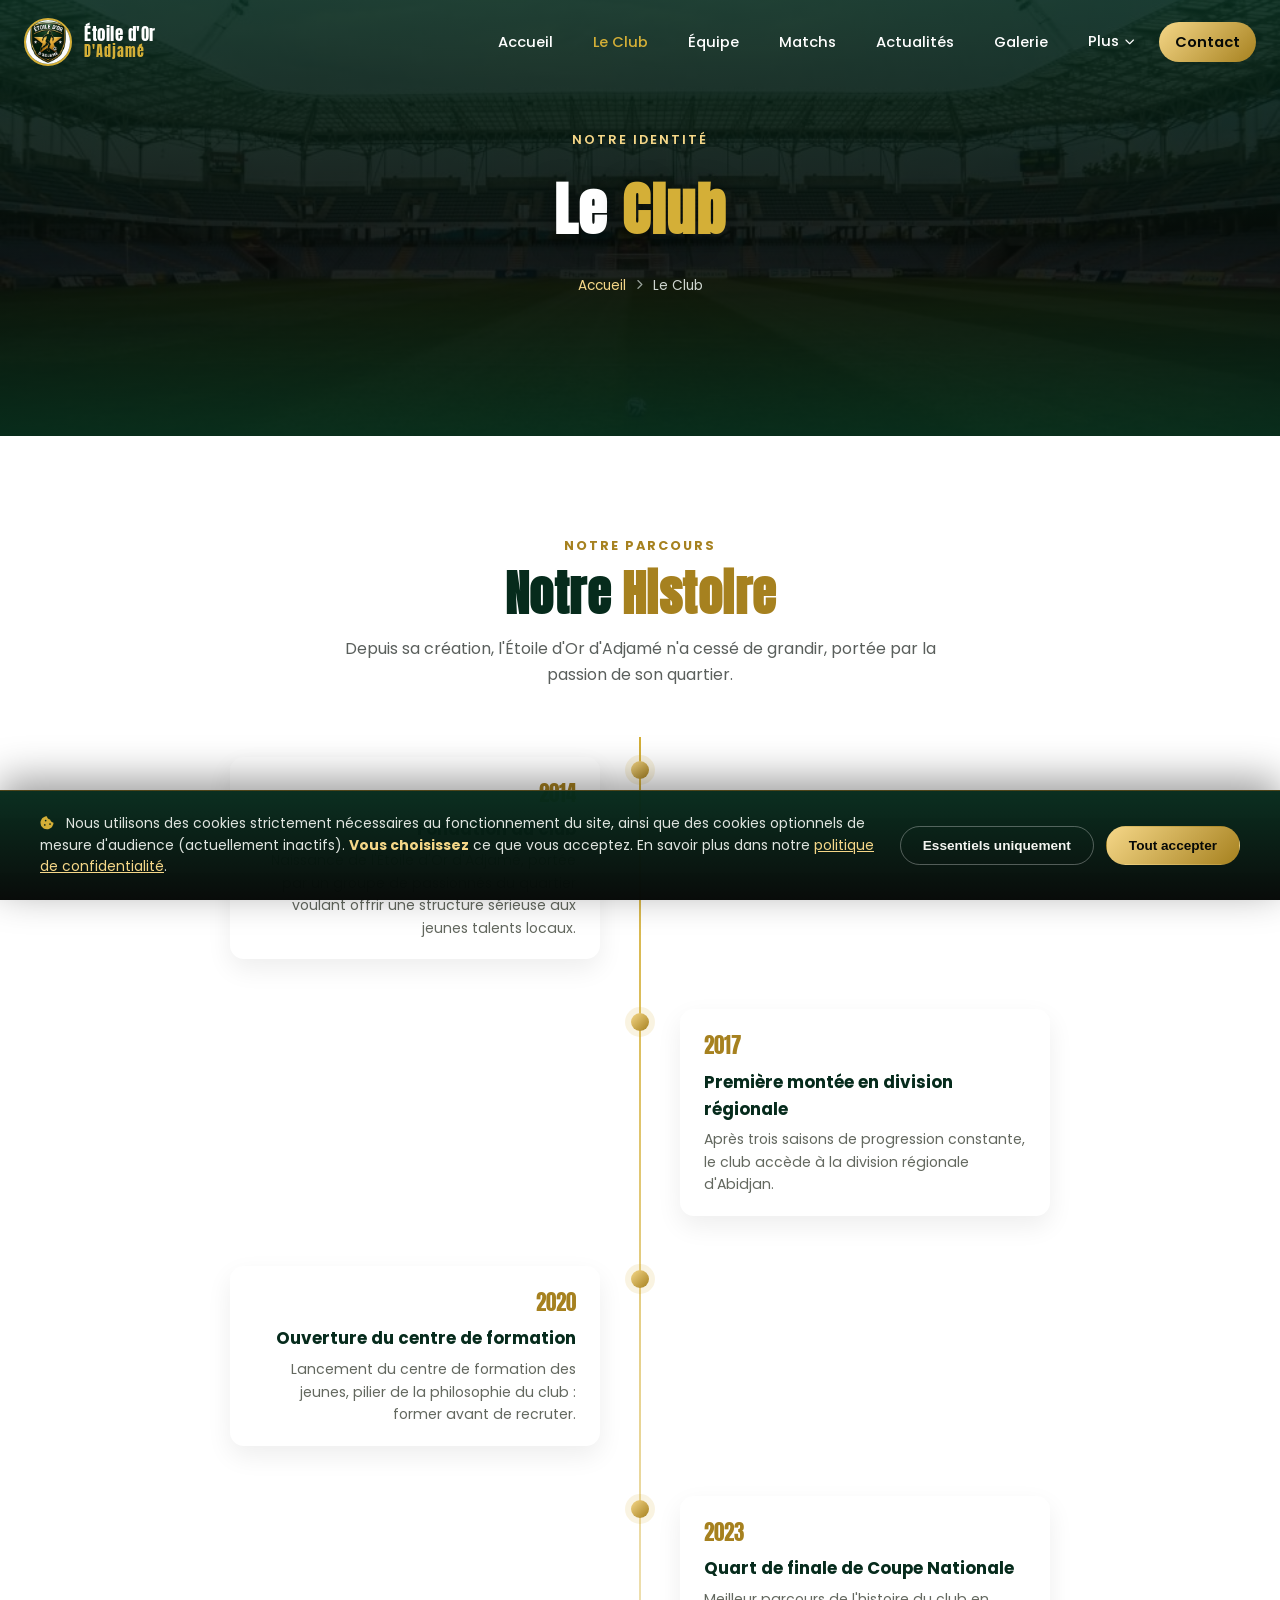
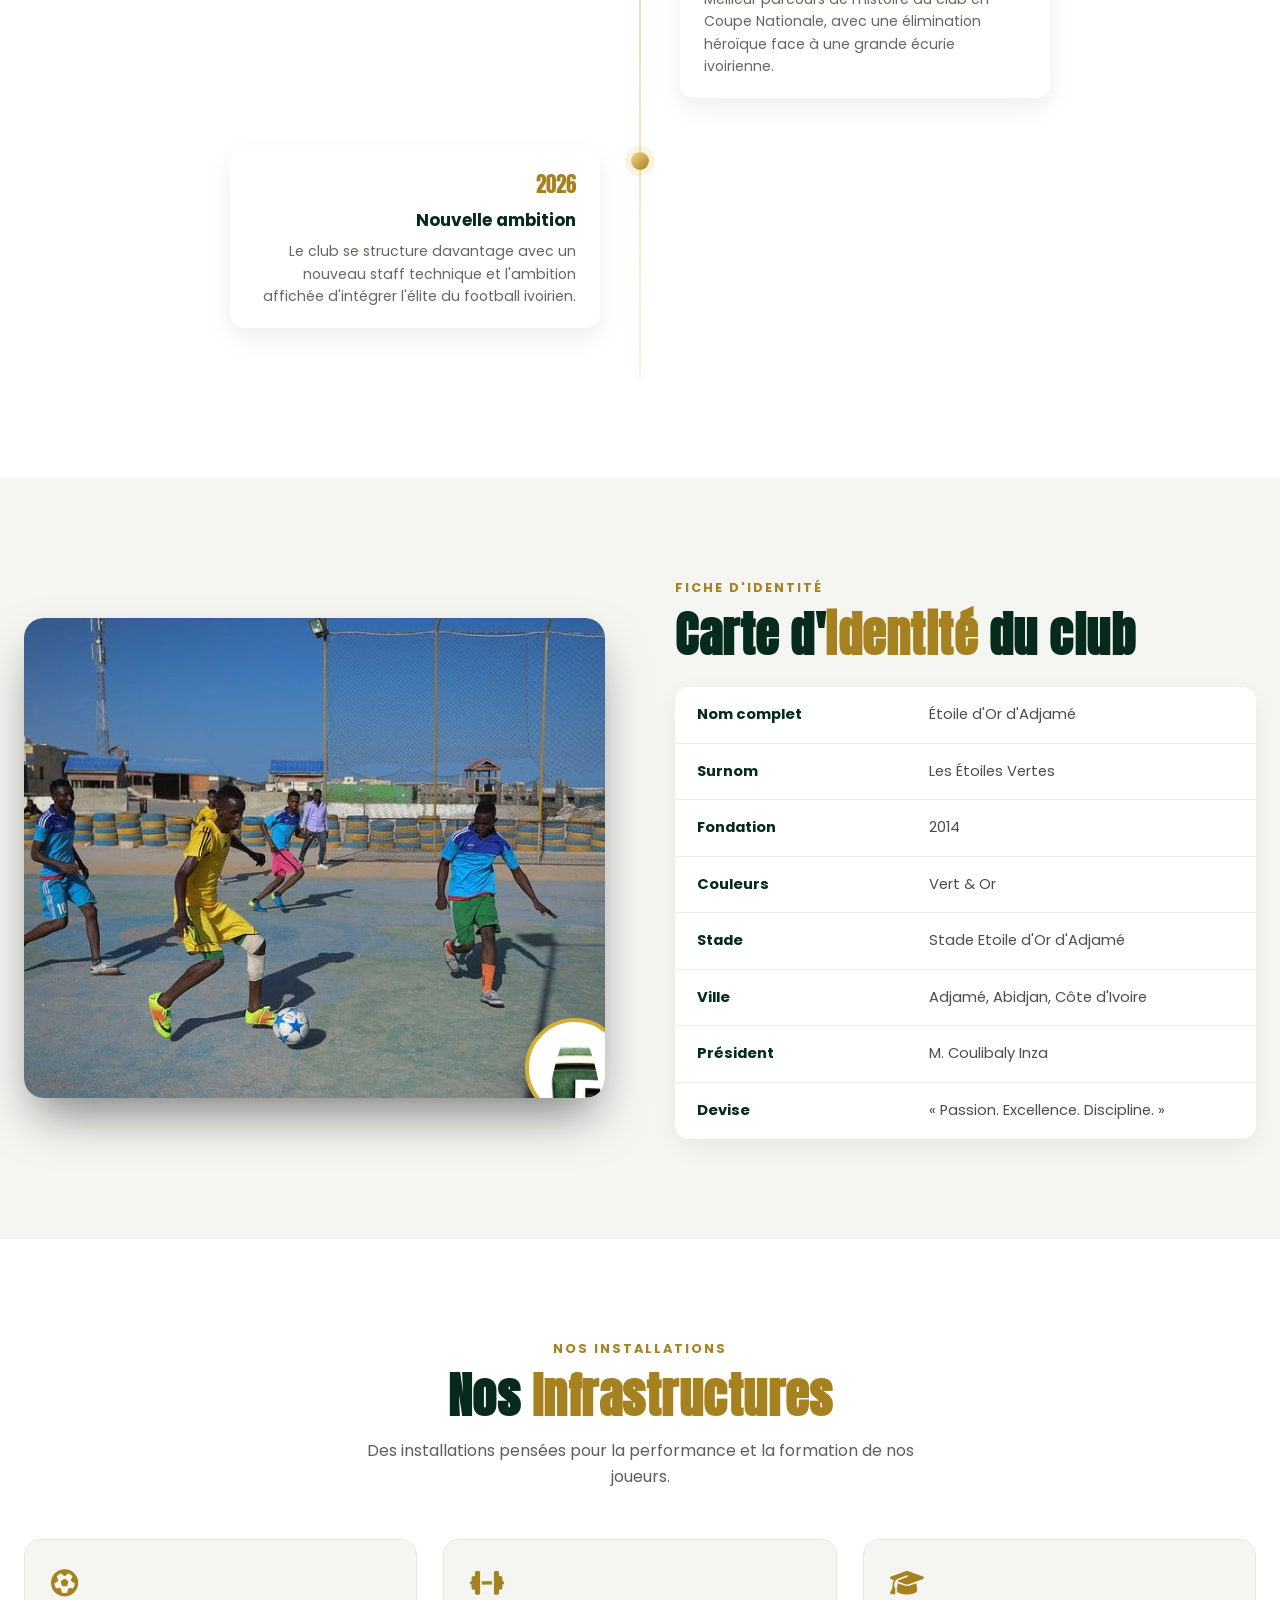
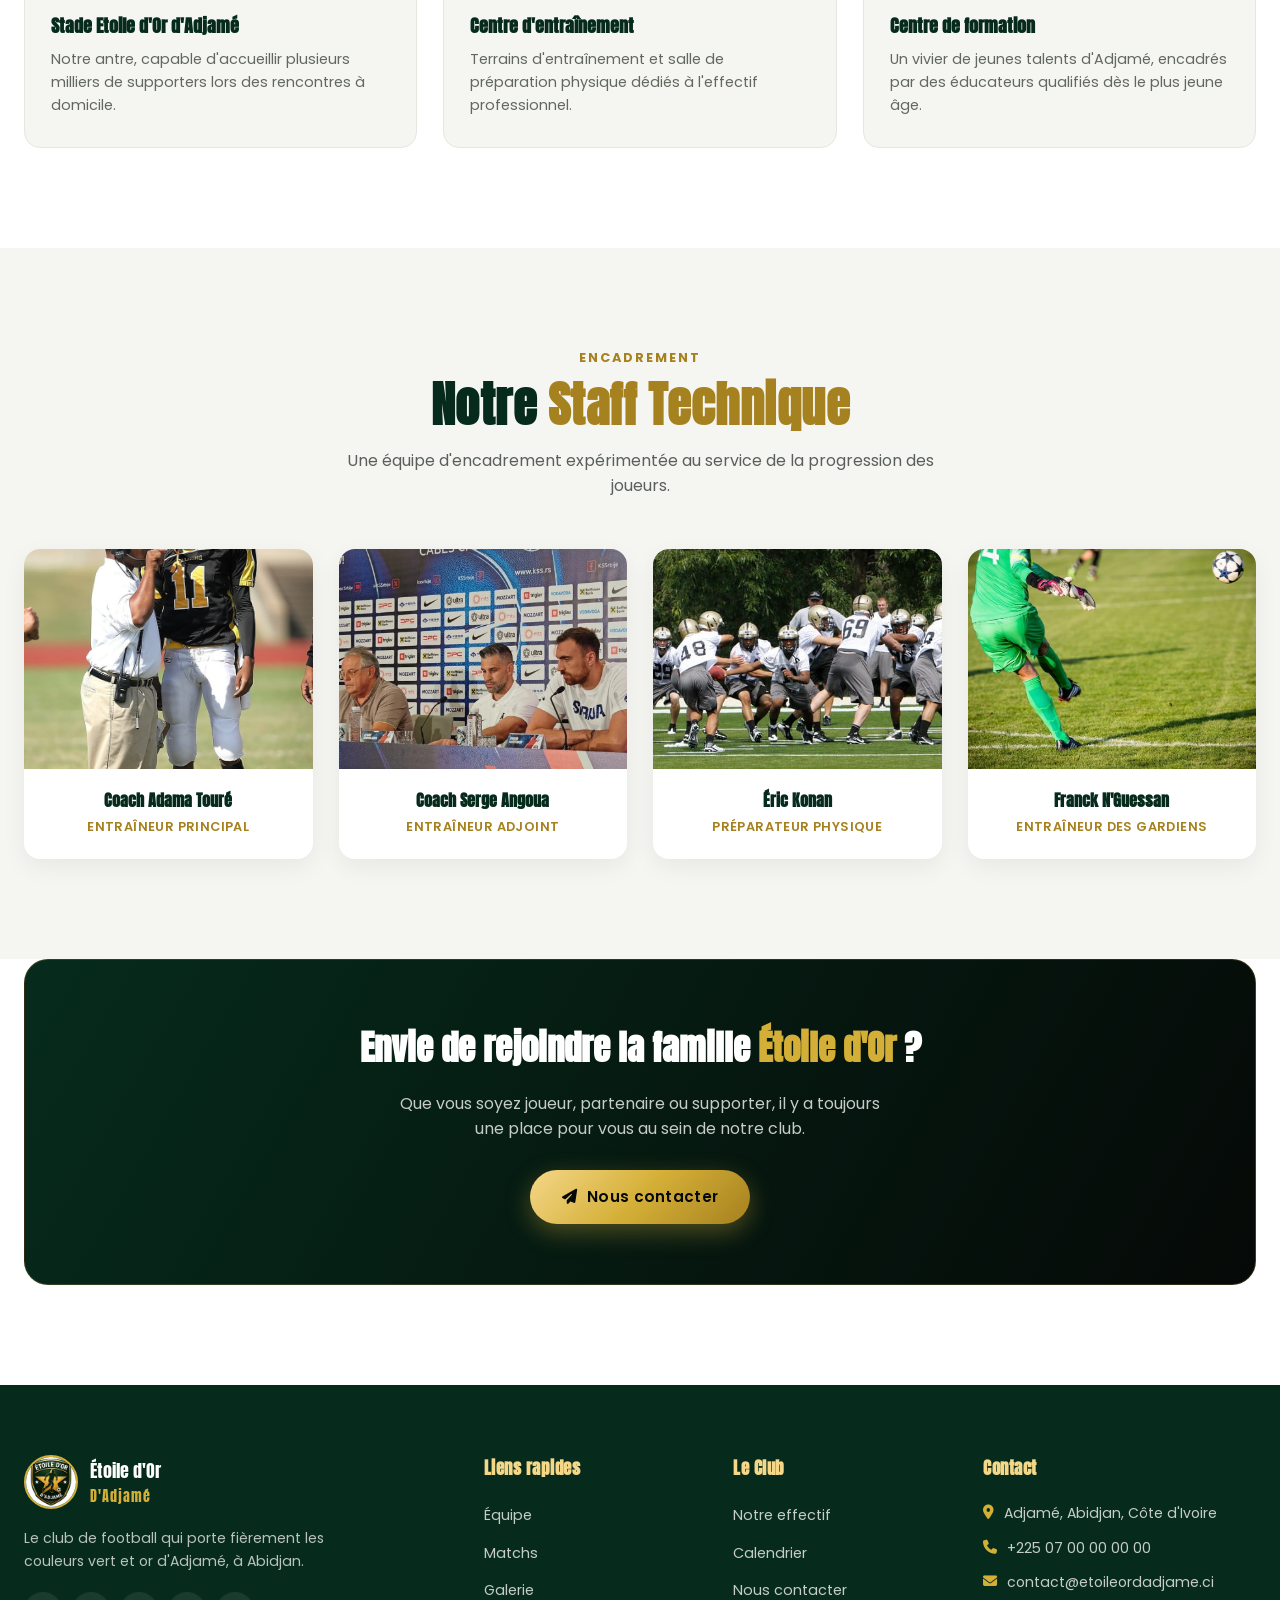
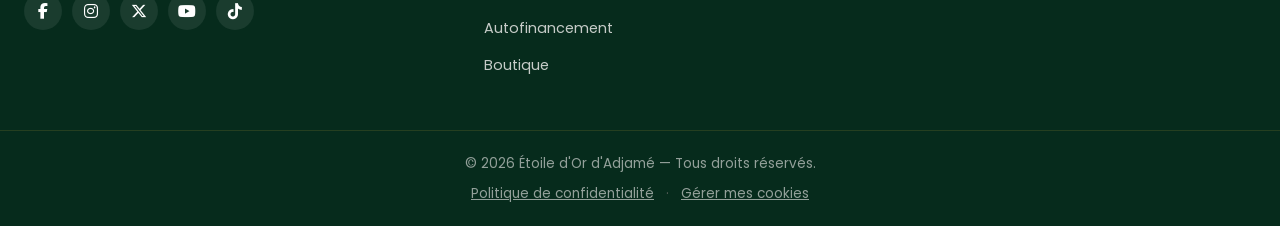
<file: club.html>
<!DOCTYPE html>
<html lang="fr">
<head>
<meta charset="UTF-8">
<meta name="viewport" content="width=device-width, initial-scale=1.0">
<title>Le Club — Étoile d'Or d'Adjamé</title>
<meta name="description" content="Découvrez l'histoire, l'identité, les infrastructures et le staff technique du club Étoile d'Or d'Adjamé.">

<link rel="preconnect" href="https://fonts.googleapis.com">
<link href="https://fonts.googleapis.com/css2?family=Anton&family=Poppins:wght@300;400;500;600;700;800;900&display=swap" rel="stylesheet">
<link rel="stylesheet" href="https://cdn.jsdelivr.net/npm/@fortawesome/fontawesome-free@6.4.0/css/all.min.css">
<link rel="stylesheet" href="https://cdn.jsdelivr.net/npm/aos@2.3.1/dist/aos.css">

<link rel="stylesheet" href="css/style.css">
<link rel="stylesheet" href="css/pages.css">
<link rel="icon" href="images/logo.jpg" type="image/jpeg">
</head>
<body>

<div id="preloader">
  <div class="loader-badge">
    <img src="images/logo.jpg" alt="Étoile d'Or d'Adjamé">
  </div>
</div>

<!-- ============ HEADER / NAV ============ -->
<header id="main-header">
  <nav class="navbar" id="navbar">
    <div class="nav-container">
      <a href="index.html" class="nav-logo">
        <img src="images/logo.jpg" alt="Logo Étoile d'Or d'Adjamé">
        <div class="nav-logo-text">
          <span class="nav-title">Étoile d'Or</span>
          <span class="nav-subtitle">D'Adjamé</span>
        </div>
      </a>

      <ul class="nav-menu" id="nav-menu">
        <li><a href="index.html" class="nav-link">Accueil</a></li>
        <li><a href="club.html" class="nav-link page-active">Le Club</a></li>
        <li><a href="equipe.html" class="nav-link">Équipe</a></li>
        <li><a href="matchs.html" class="nav-link">Matchs</a></li>
        <li><a href="actualites.html" class="nav-link">Actualités</a></li>
        <li><a href="galerie.html" class="nav-link">Galerie</a></li>
        <li class="nav-item-dropdown">
          <span class="nav-link dropdown-toggle">Plus <i class="fa-solid fa-chevron-down"></i></span>
          <div class="dropdown-menu">
            <a href="autofinancement.html" class="dropdown-link"><i class="fa-solid fa-coins"></i> Autofinancement</a>
            <a href="boutique.html" class="dropdown-link"><i class="fa-solid fa-shirt"></i> Boutique</a>
            <a href="evenements.html" class="dropdown-link"><i class="fa-solid fa-calendar-days"></i> Événements</a>
            <a href="index.html#sponsors" class="dropdown-link"><i class="fa-solid fa-handshake"></i> Sponsors</a>
          </div>
        </li>
        <li><a href="index.html#contact" class="nav-link nav-cta">Contact</a></li>
      </ul>

      <button class="hamburger" id="hamburger" aria-label="Menu mobile">
        <span></span><span></span><span></span>
      </button>
    </div>
  </nav>
</header>

<!-- ============ PAGE BANNER ============ -->
<section class="page-banner">
  <div class="page-banner-bg"><img src="images/stadium-pitch.jpg" alt="Stade de football"></div>
  <div class="page-banner-overlay"></div>
  <div class="page-banner-content">
    <p class="page-banner-kicker">Notre identité</p>
    <h1 class="page-banner-title">Le <span>Club</span></h1>
    <div class="breadcrumb">
      <a href="index.html">Accueil</a> <i class="fa-solid fa-chevron-right"></i> <span>Le Club</span>
    </div>
  </div>
</section>

<!-- ============ HISTOIRE ============ -->
<section class="club-history-section" style="background: var(--white);">
  <div class="section-container">
    <div class="section-header" data-aos="fade-up">
      <p class="section-kicker center">Notre parcours</p>
      <h2 class="section-title center">Notre <span>Histoire</span></h2>
      <p class="section-desc center">Depuis sa création, l'Étoile d'Or d'Adjamé n'a cessé de grandir, portée par la passion de son quartier.</p>
    </div>

    <div class="timeline">
      <div class="timeline-item" data-aos="fade-right">
        <span class="timeline-dot"></span>
        <div class="timeline-card">
          <div class="timeline-year">2014</div>
          <h4>Fondation du club</h4>
          <p>Naissance de l'Étoile d'Or d'Adjamé, portée par un groupe de passionnés du quartier voulant offrir une structure sérieuse aux jeunes talents locaux.</p>
        </div>
      </div>
      <div class="timeline-item" data-aos="fade-left">
        <span class="timeline-dot"></span>
        <div class="timeline-card">
          <div class="timeline-year">2017</div>
          <h4>Première montée en division régionale</h4>
          <p>Après trois saisons de progression constante, le club accède à la division régionale d'Abidjan.</p>
        </div>
      </div>
      <div class="timeline-item" data-aos="fade-right">
        <span class="timeline-dot"></span>
        <div class="timeline-card">
          <div class="timeline-year">2020</div>
          <h4>Ouverture du centre de formation</h4>
          <p>Lancement du centre de formation des jeunes, pilier de la philosophie du club : former avant de recruter.</p>
        </div>
      </div>
      <div class="timeline-item" data-aos="fade-left">
        <span class="timeline-dot"></span>
        <div class="timeline-card">
          <div class="timeline-year">2023</div>
          <h4>Quart de finale de Coupe Nationale</h4>
          <p>Meilleur parcours de l'histoire du club en Coupe Nationale, avec une élimination héroïque face à une grande écurie ivoirienne.</p>
        </div>
      </div>
      <div class="timeline-item" data-aos="fade-right">
        <span class="timeline-dot"></span>
        <div class="timeline-card">
          <div class="timeline-year">2026</div>
          <h4>Nouvelle ambition</h4>
          <p>Le club se structure davantage avec un nouveau staff technique et l'ambition affichée d'intégrer l'élite du football ivoirien.</p>
        </div>
      </div>
    </div>
  </div>
</section>

<!-- ============ IDENTITÉ DU CLUB ============ -->
<section class="club-identity-section" style="background: var(--off-white);">
  <div class="section-container">
    <div class="about-grid">
      <div class="about-image" data-aos="fade-right">
        <img src="images/about-team.jpg" alt="Équipe Étoile d'Or d'Adjamé">
        <div class="about-image-badge"><img src="images/logo.jpg" alt="logo"></div>
      </div>
      <div data-aos="fade-left">
        <p class="section-kicker">Fiche d'identité</p>
        <h2 class="section-title">Carte d'<span>identité</span> du club</h2>
        <table class="club-identity-table" style="margin-top: 24px;">
          <tr><td>Nom complet</td><td>Étoile d'Or d'Adjamé</td></tr>
          <tr><td>Surnom</td><td>Les Étoiles Vertes</td></tr>
          <tr><td>Fondation</td><td>2014</td></tr>
          <tr><td>Couleurs</td><td>Vert &amp; Or</td></tr>
          <tr><td>Stade</td><td>Stade Etoile d'Or d'Adjamé</td></tr>
          <tr><td>Ville</td><td>Adjamé, Abidjan, Côte d'Ivoire</td></tr>
          <tr><td>Président</td><td>M. Coulibaly Inza</td></tr>
          <tr><td>Devise</td><td>« Passion. Excellence. Discipline. »</td></tr>
        </table>
      </div>
    </div>
  </div>
</section>

<!-- ============ INFRASTRUCTURES ============ -->
<section class="club-infra-section" style="background: var(--white);">
  <div class="section-container">
    <div class="section-header" data-aos="fade-up">
      <p class="section-kicker center">Nos installations</p>
      <h2 class="section-title center">Nos <span>Infrastructures</span></h2>
      <p class="section-desc center">Des installations pensées pour la performance et la formation de nos joueurs.</p>
    </div>
    <div class="info-grid">
      <div class="info-card" data-aos="fade-up" data-aos-delay="0">
        <i class="fa-solid fa-futbol"></i>
        <h4>Stade Etoile d'Or d'Adjamé</h4>
        <p>Notre antre, capable d'accueillir plusieurs milliers de supporters lors des rencontres à domicile.</p>
      </div>
      <div class="info-card" data-aos="fade-up" data-aos-delay="150">
        <i class="fa-solid fa-dumbbell"></i>
        <h4>Centre d'entraînement</h4>
        <p>Terrains d'entraînement et salle de préparation physique dédiés à l'effectif professionnel.</p>
      </div>
      <div class="info-card" data-aos="fade-up" data-aos-delay="300">
        <i class="fa-solid fa-graduation-cap"></i>
        <h4>Centre de formation</h4>
        <p>Un vivier de jeunes talents d'Adjamé, encadrés par des éducateurs qualifiés dès le plus jeune âge.</p>
      </div>
    </div>
  </div>
</section>

<!-- ============ STAFF TECHNIQUE ============ -->
<section class="club-staff-section" style="background: var(--off-white);">
  <div class="section-container">
    <div class="section-header" data-aos="fade-up">
      <p class="section-kicker center">Encadrement</p>
      <h2 class="section-title center">Notre <span>Staff Technique</span></h2>
      <p class="section-desc center">Une équipe d'encadrement expérimentée au service de la progression des joueurs.</p>
    </div>
    <div class="staff-grid">
      <div class="staff-card" data-aos="fade-up" data-aos-delay="0">
        <div class="staff-photo"><img src="images/coach.jpg" alt="Entraîneur principal"></div>
        <div class="staff-info">
          <h3 class="staff-name">Coach Adama Touré</h3>
          <p class="staff-role">Entraîneur Principal</p>
        </div>
      </div>
      <div class="staff-card" data-aos="fade-up" data-aos-delay="100">
        <div class="staff-photo"><img src="images/staff-motivation.jpg" alt="Entraîneur adjoint"></div>
        <div class="staff-info">
          <h3 class="staff-name">Coach Serge Angoua</h3>
          <p class="staff-role">Entraîneur Adjoint</p>
        </div>
      </div>
      <div class="staff-card" data-aos="fade-up" data-aos-delay="200">
        <div class="staff-photo"><img src="images/gallery-training.jpg" alt="Préparateur physique"></div>
        <div class="staff-info">
          <h3 class="staff-name">Éric Konan</h3>
          <p class="staff-role">Préparateur Physique</p>
        </div>
      </div>
      <div class="staff-card" data-aos="fade-up" data-aos-delay="300">
        <div class="staff-photo"><img src="images/player2.jpg" alt="Entraîneur des gardiens"></div>
        <div class="staff-info">
          <h3 class="staff-name">Franck N'Guessan</h3>
          <p class="staff-role">Entraîneur des Gardiens</p>
        </div>
      </div>
    </div>
  </div>
</section>

<!-- ============ CTA ============ -->
<section style="background: var(--white); padding-top: 0;">
  <div class="section-container">
    <div class="cta-banner" data-aos="zoom-in">
      <h3>Envie de rejoindre la famille <span>Étoile d'Or</span> ?</h3>
      <p>Que vous soyez joueur, partenaire ou supporter, il y a toujours une place pour vous au sein de notre club.</p>
      <a href="index.html#contact" class="btn btn-gold"><i class="fa-solid fa-paper-plane"></i> Nous contacter</a>
    </div>
  </div>
</section>

<!-- ============ FOOTER ============ -->
<footer class="site-footer">
  <div class="footer-top">
    <div class="section-container footer-grid">
      <div class="footer-col footer-brand">
        <a href="index.html" class="footer-logo">
          <img src="images/logo.jpg" alt="Logo Étoile d'Or d'Adjamé">
          <div><span class="footer-title">Étoile d'Or</span><span class="footer-subtitle">D'Adjamé</span></div>
        </a>
        <p class="footer-desc">Le club de football qui porte fièrement les couleurs vert et or d'Adjamé, à Abidjan.</p>
        <div class="footer-socials">
          <a href="#"><i class="fa-brands fa-facebook-f"></i></a>
          <a href="#"><i class="fa-brands fa-instagram"></i></a>
          <a href="#"><i class="fa-brands fa-x-twitter"></i></a>
          <a href="#"><i class="fa-brands fa-youtube"></i></a>
          <a href="#"><i class="fa-brands fa-tiktok"></i></a>
        </div>
      </div>
      <div class="footer-col">
        <h4>Liens rapides</h4>
        <ul>
          <li><a href="equipe.html">Équipe</a></li>
          <li><a href="matchs.html">Matchs</a></li>
          <li><a href="galerie.html">Galerie</a></li>
          <li><a href="autofinancement.html">Autofinancement</a></li>
          <li><a href="boutique.html">Boutique</a></li>
        </ul>
      </div>
      <div class="footer-col">
        <h4>Le Club</h4>
        <ul>
          <li><a href="equipe.html">Notre effectif</a></li>
          <li><a href="matchs.html">Calendrier</a></li>
          <li><a href="index.html#contact">Nous contacter</a></li>
        </ul>
      </div>
      <div class="footer-col">
        <h4>Contact</h4>
        <ul class="footer-contact">
          <li><i class="fa-solid fa-location-dot"></i> Adjamé, Abidjan, Côte d'Ivoire</li>
          <li><i class="fa-solid fa-phone"></i> +225 07 00 00 00 00</li>
          <li><i class="fa-solid fa-envelope"></i> contact@etoileordadjame.ci</li>
        </ul>
      </div>
    </div>
  </div>
  <div class="footer-bottom">
    <div class="section-container footer-bottom-inner">
      <p>&copy; 2026 Étoile d'Or d'Adjamé — Tous droits réservés.</p>
      <p class="footer-legal-links">
        <a href="confidentialite.html">Politique de confidentialité</a>
        <span>·</span>
        <a href="#" class="footer-cookie-settings">Gérer mes cookies</a>
      </p>
    </div>
  </div>
</footer>

<!-- ============ BANDEAU COOKIES ============ -->
<div id="cookie-banner">
  <div class="cookie-banner-inner">
    <p class="cookie-banner-text">
      <i class="fa-solid fa-cookie-bite"></i>
      Nous utilisons des cookies strictement nécessaires au fonctionnement du site, ainsi que des cookies optionnels de mesure d'audience (actuellement inactifs). <strong>Vous choisissez</strong> ce que vous acceptez. En savoir plus dans notre <a href="confidentialite.html">politique de confidentialité</a>.
    </p>
    <div class="cookie-banner-actions">
      <button class="cookie-btn cookie-btn-necessary" id="cookie-necessary-only" type="button">Essentiels uniquement</button>
      <button class="cookie-btn cookie-btn-accept" id="cookie-accept-all" type="button">Tout accepter</button>
    </div>
  </div>
</div>

<!-- ============ MODALE PREFERENCES COOKIES ============ -->
<div id="cookie-modal">
  <div class="cookie-modal-box">
    <div class="cookie-modal-close" id="cookie-modal-close"><i class="fa-solid fa-xmark"></i></div>
    <h3>Préférences de cookies</h3>
    <p>Gérez ici les cookies utilisés sur le site de l'Étoile d'Or d'Adjamé. Les cookies strictement nécessaires ne peuvent pas être désactivés.</p>
    <div class="cookie-pref-row">
      <div class="cookie-pref-info">
        <h4>Cookies strictement nécessaires</h4>
        <p>Indispensables au fonctionnement du site (mémorisation de votre choix de consentement).</p>
      </div>
      <label class="cookie-switch"><input type="checkbox" checked disabled><span class="slider"></span></label>
    </div>
    <div class="cookie-pref-row">
      <div class="cookie-pref-info">
        <h4>Cookies de mesure d'audience</h4>
        <p>Nous aident à comprendre la fréquentation du site (actuellement aucun outil n'est déployé).</p>
      </div>
      <label class="cookie-switch"><input type="checkbox" id="cookie-analytics-toggle"><span class="slider"></span></label>
    </div>
    <button class="btn btn-gold cookie-modal-save" id="cookie-modal-save" type="button"><i class="fa-solid fa-check"></i> Enregistrer mes préférences</button>
  </div>
</div>

<a href="#" class="back-to-top" id="back-to-top" aria-label="Retour en haut"><i class="fa-solid fa-arrow-up"></i></a>

<script src="https://cdn.jsdelivr.net/npm/aos@2.3.1/dist/aos.js"></script>
<script src="js/main.js"></script>
<script src="js/cookies.js"></script>
</body>
</html>
</file>
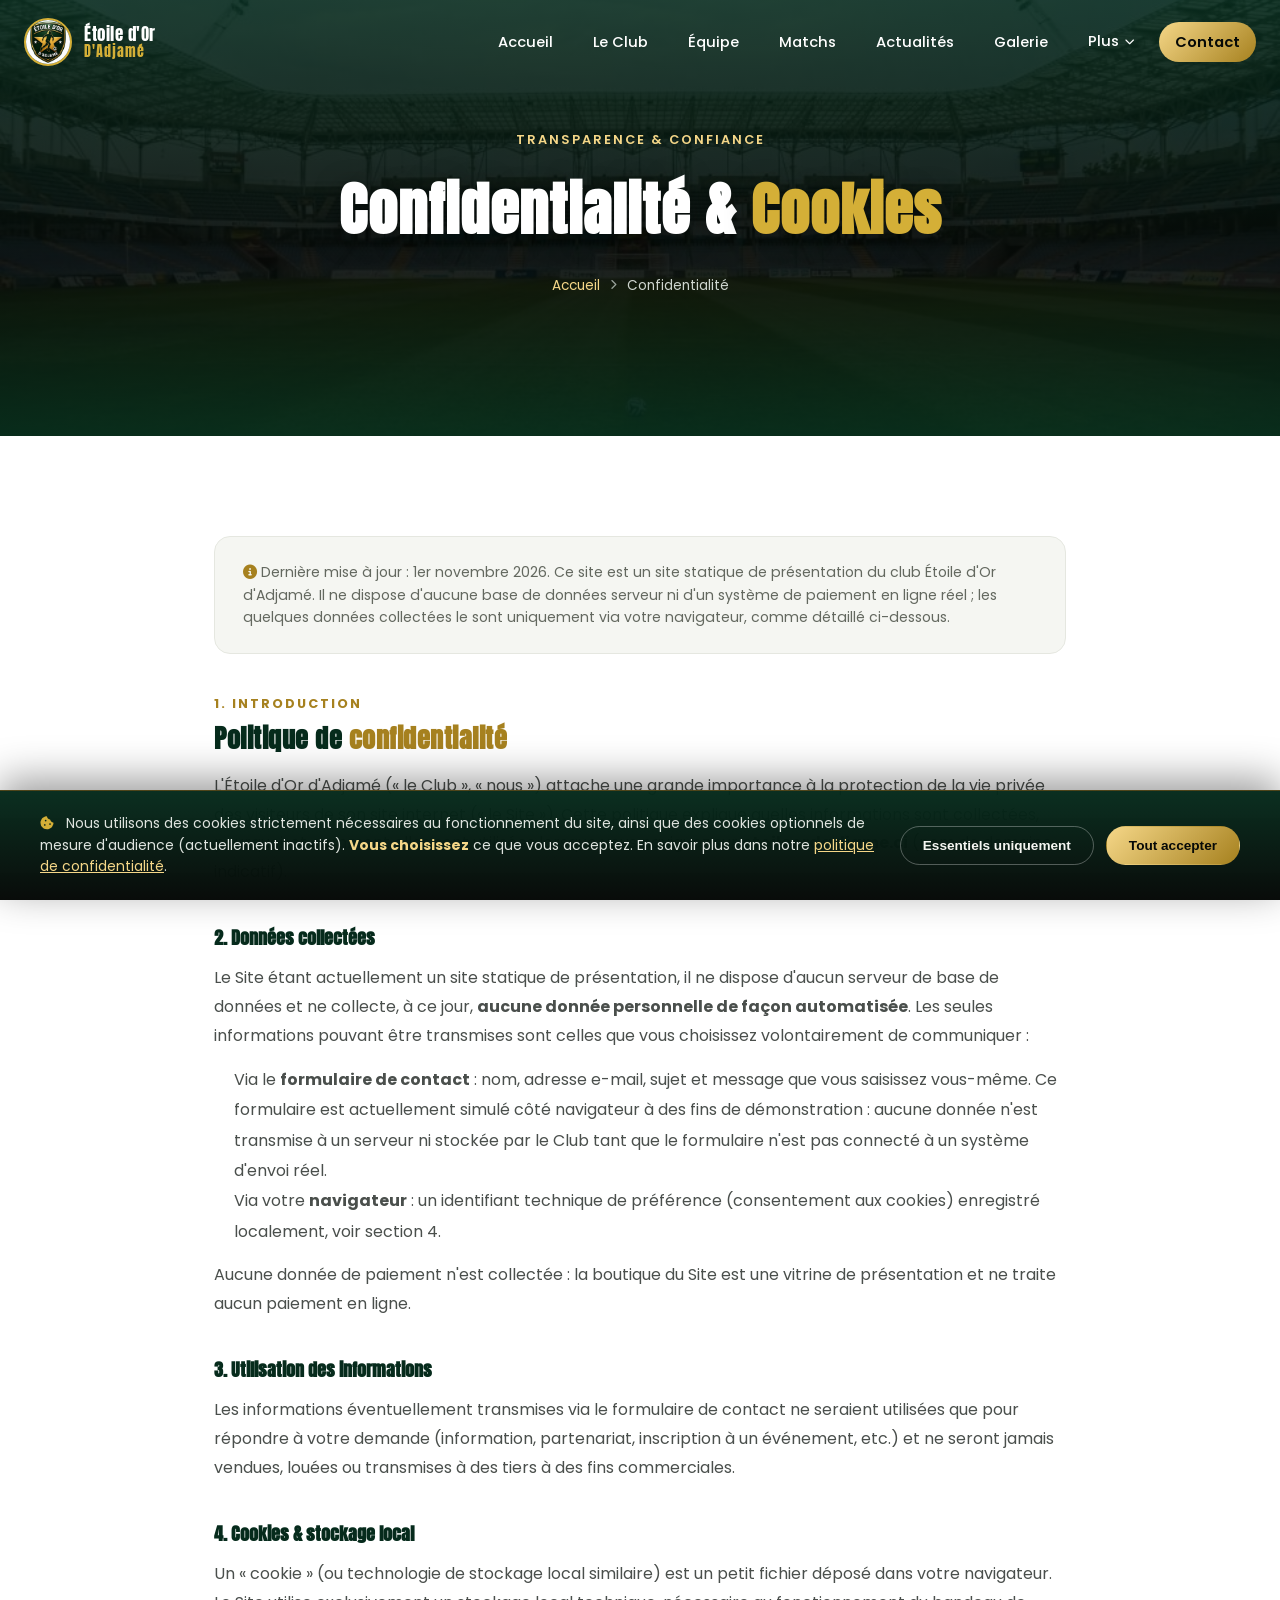
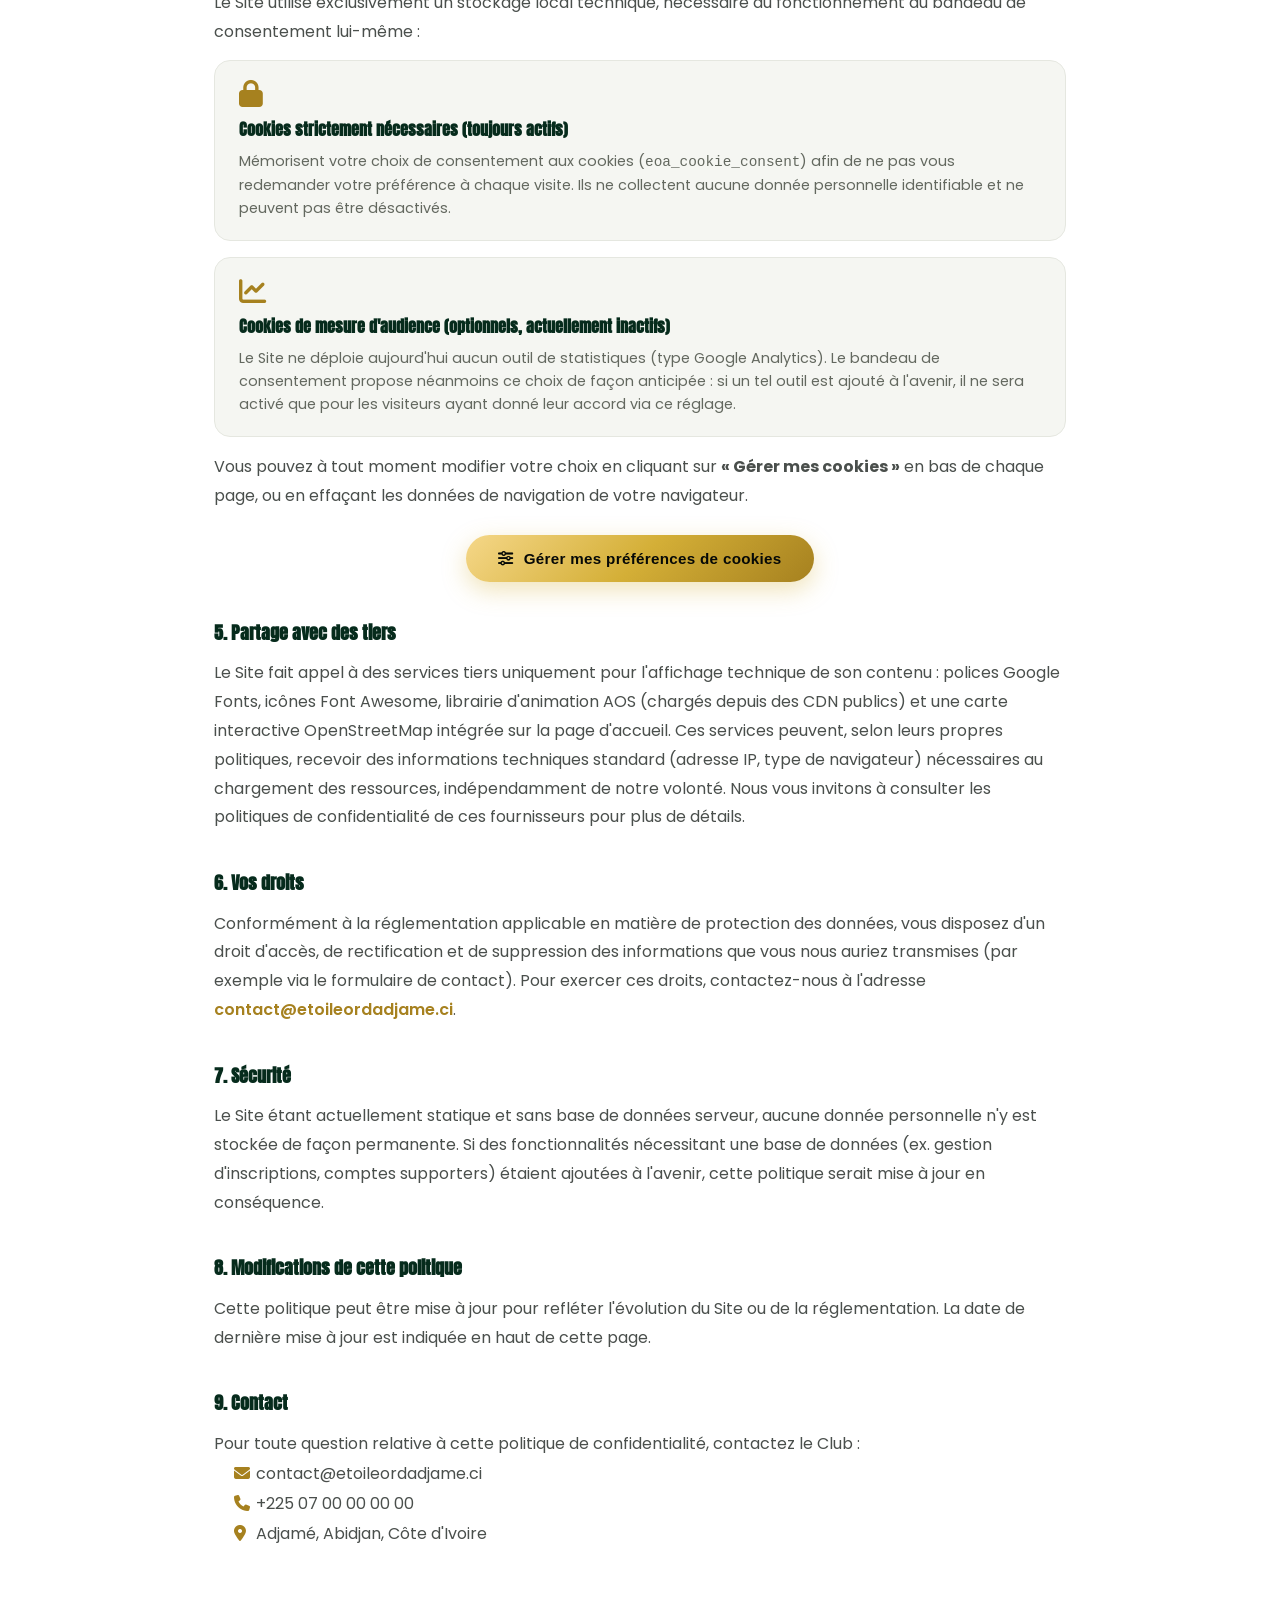
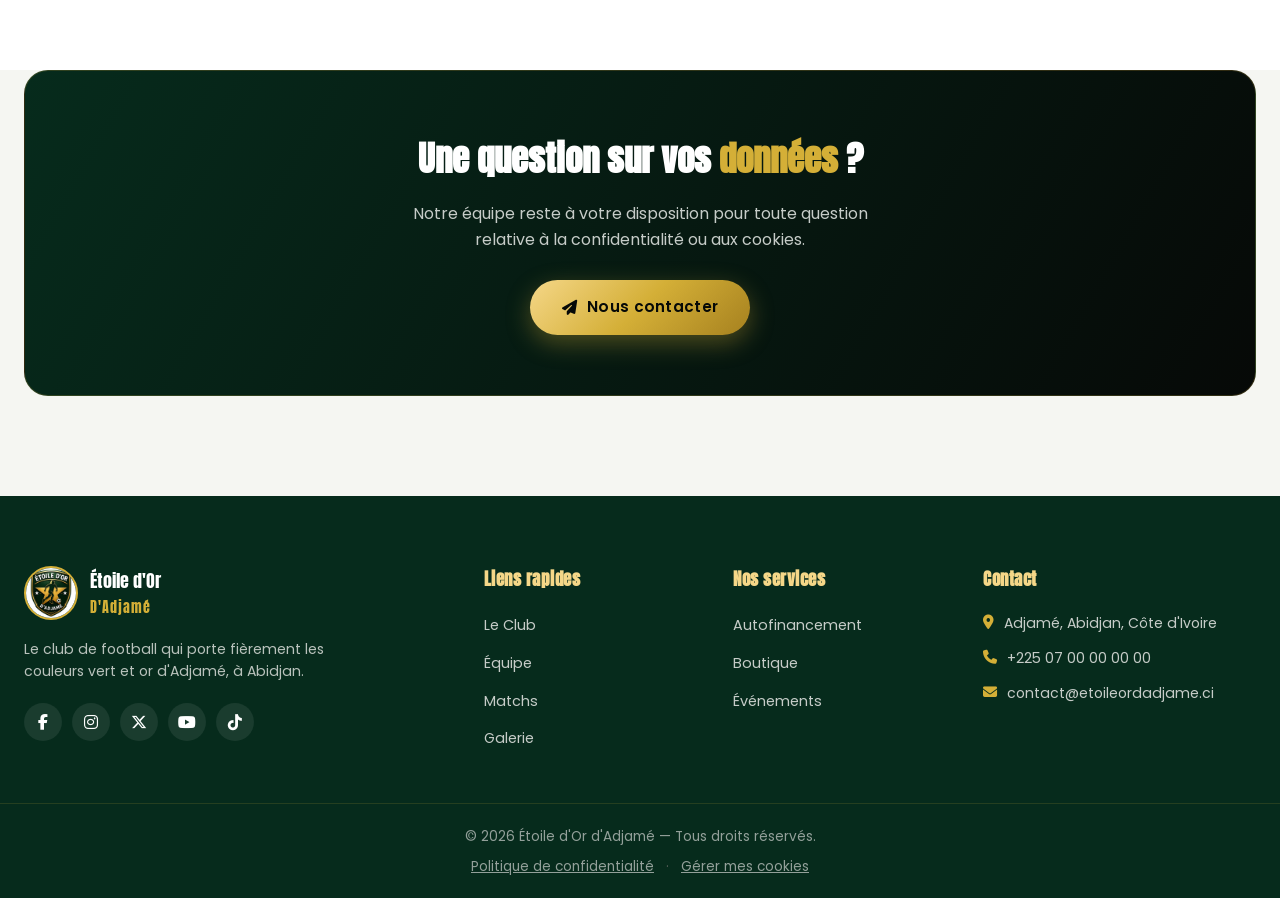
<file: confidentialite.html>
<!DOCTYPE html>
<html lang="fr">
<head>
<meta charset="UTF-8">
<meta name="viewport" content="width=device-width, initial-scale=1.0">
<title>Politique de confidentialité & Cookies — Étoile d'Or d'Adjamé</title>
<meta name="description" content="Politique de confidentialité et gestion des cookies du site officiel du club Étoile d'Or d'Adjamé.">

<link rel="preconnect" href="https://fonts.googleapis.com">
<link href="https://fonts.googleapis.com/css2?family=Anton&family=Poppins:wght@300;400;500;600;700;800;900&display=swap" rel="stylesheet">
<link rel="stylesheet" href="https://cdn.jsdelivr.net/npm/@fortawesome/fontawesome-free@6.4.0/css/all.min.css">
<link rel="stylesheet" href="https://cdn.jsdelivr.net/npm/aos@2.3.1/dist/aos.css">

<link rel="stylesheet" href="css/style.css">
<link rel="stylesheet" href="css/pages.css">
<link rel="icon" href="images/logo.jpg" type="image/jpeg">
</head>
<body>

<div id="preloader">
  <div class="loader-badge"><img src="images/logo.jpg" alt="Étoile d'Or d'Adjamé"></div>
</div>

<!-- ============ HEADER / NAV ============ -->
<header id="main-header">
  <nav class="navbar" id="navbar">
    <div class="nav-container">
      <a href="index.html" class="nav-logo">
        <img src="images/logo.jpg" alt="Logo Étoile d'Or d'Adjamé">
        <div class="nav-logo-text"><span class="nav-title">Étoile d'Or</span><span class="nav-subtitle">D'Adjamé</span></div>
      </a>
      <ul class="nav-menu" id="nav-menu">
        <li><a href="index.html" class="nav-link">Accueil</a></li>
        <li><a href="club.html" class="nav-link">Le Club</a></li>
        <li><a href="equipe.html" class="nav-link">Équipe</a></li>
        <li><a href="matchs.html" class="nav-link">Matchs</a></li>
        <li><a href="actualites.html" class="nav-link">Actualités</a></li>
        <li><a href="galerie.html" class="nav-link">Galerie</a></li>
        <li class="nav-item-dropdown">
          <span class="nav-link dropdown-toggle">Plus <i class="fa-solid fa-chevron-down"></i></span>
          <div class="dropdown-menu">
            <a href="autofinancement.html" class="dropdown-link"><i class="fa-solid fa-coins"></i> Autofinancement</a>
            <a href="boutique.html" class="dropdown-link"><i class="fa-solid fa-shirt"></i> Boutique</a>
            <a href="evenements.html" class="dropdown-link"><i class="fa-solid fa-calendar-days"></i> Événements</a>
            <a href="index.html#sponsors" class="dropdown-link"><i class="fa-solid fa-handshake"></i> Sponsors</a>
          </div>
        </li>
        <li><a href="index.html#contact" class="nav-link nav-cta">Contact</a></li>
      </ul>
      <button class="hamburger" id="hamburger" aria-label="Menu mobile"><span></span><span></span><span></span></button>
    </div>
  </nav>
</header>

<!-- ============ PAGE BANNER ============ -->
<section class="page-banner" style="min-height: 34vh;">
  <div class="page-banner-bg"><img src="images/stadium-pitch.jpg" alt="Stade municipal d'Adjamé"></div>
  <div class="page-banner-overlay"></div>
  <div class="page-banner-content">
    <p class="page-banner-kicker">Transparence &amp; confiance</p>
    <h1 class="page-banner-title">Confidentialité &amp; <span>Cookies</span></h1>
    <div class="breadcrumb"><a href="index.html">Accueil</a> <i class="fa-solid fa-chevron-right"></i> <span>Confidentialité</span></div>
  </div>
</section>

<!-- ============ CONTENU LEGAL ============ -->
<section style="background: var(--white);">
  <div class="section-container" style="max-width: 900px;">

    <div style="background: var(--off-white); border: 1px solid #e5e7e0; border-radius: 16px; padding: 24px 28px; margin-bottom: 40px;" data-aos="fade-up">
      <p style="color: #63685f; font-size: 0.88rem; margin: 0;"><i class="fa-solid fa-circle-info" style="color: var(--gold-dark);"></i> Dernière mise à jour : 1er novembre 2026. Ce site est un site statique de présentation du club Étoile d'Or d'Adjamé. Il ne dispose d'aucune base de données serveur ni d'un système de paiement en ligne réel ; les quelques données collectées le sont uniquement via votre navigateur, comme détaillé ci-dessous.</p>
    </div>

    <article data-aos="fade-up">
      <p class="section-kicker">1. Introduction</p>
      <h2 class="section-title" style="font-size: 1.6rem;">Politique de <span>confidentialité</span></h2>
      <p style="color: #4a4f4c; margin: 18px 0; line-height: 1.8;">
        L'Étoile d'Or d'Adjamé (« le Club », « nous ») attache une grande importance à la protection de la vie privée des visiteurs de son site internet (« le Site »). Cette politique explique quelles informations sont collectées, pourquoi, et comment elles sont utilisées lorsque vous naviguez sur <strong>etoileordadjame.ci</strong> (nom de domaine indicatif).
      </p>
    </article>

    <article data-aos="fade-up" style="margin-top: 36px;">
      <h3 style="color: var(--green-dark); font-family: var(--font-title); font-size: 1.15rem; margin-bottom: 12px;">2. Données collectées</h3>
      <p style="color: #4a4f4c; margin-bottom: 14px; line-height: 1.8;">Le Site étant actuellement un site statique de présentation, il ne dispose d'aucun serveur de base de données et ne collecte, à ce jour, <strong>aucune donnée personnelle de façon automatisée</strong>. Les seules informations pouvant être transmises sont celles que vous choisissez volontairement de communiquer :</p>
      <ul style="color: #4a4f4c; line-height: 1.9; padding-left: 20px; margin-bottom: 14px;">
        <li>Via le <strong>formulaire de contact</strong> : nom, adresse e-mail, sujet et message que vous saisissez vous-même. Ce formulaire est actuellement simulé côté navigateur à des fins de démonstration : aucune donnée n'est transmise à un serveur ni stockée par le Club tant que le formulaire n'est pas connecté à un système d'envoi réel.</li>
        <li>Via votre <strong>navigateur</strong> : un identifiant technique de préférence (consentement aux cookies) enregistré localement, voir section 4.</li>
      </ul>
      <p style="color: #4a4f4c; line-height: 1.8;">Aucune donnée de paiement n'est collectée : la boutique du Site est une vitrine de présentation et ne traite aucun paiement en ligne.</p>
    </article>

    <article data-aos="fade-up" style="margin-top: 36px;">
      <h3 style="color: var(--green-dark); font-family: var(--font-title); font-size: 1.15rem; margin-bottom: 12px;">3. Utilisation des informations</h3>
      <p style="color: #4a4f4c; line-height: 1.8;">Les informations éventuellement transmises via le formulaire de contact ne seraient utilisées que pour répondre à votre demande (information, partenariat, inscription à un événement, etc.) et ne seront jamais vendues, louées ou transmises à des tiers à des fins commerciales.</p>
    </article>

    <article data-aos="fade-up" style="margin-top: 36px;">
      <h3 style="color: var(--green-dark); font-family: var(--font-title); font-size: 1.15rem; margin-bottom: 12px;">4. Cookies &amp; stockage local</h3>
      <p style="color: #4a4f4c; margin-bottom: 14px; line-height: 1.8;">Un « cookie » (ou technologie de stockage local similaire) est un petit fichier déposé dans votre navigateur. Le Site utilise exclusivement un stockage local technique, nécessaire au fonctionnement du bandeau de consentement lui-même :</p>

      <div class="info-grid" style="grid-template-columns: 1fr; gap: 16px; margin-bottom: 16px;">
        <div class="info-card" style="padding: 20px 24px;">
          <i class="fa-solid fa-lock" style="margin-bottom: 8px;"></i>
          <h4 style="font-size: 1rem;">Cookies strictement nécessaires (toujours actifs)</h4>
          <p>Mémorisent votre choix de consentement aux cookies (<code>eoa_cookie_consent</code>) afin de ne pas vous redemander votre préférence à chaque visite. Ils ne collectent aucune donnée personnelle identifiable et ne peuvent pas être désactivés.</p>
        </div>
        <div class="info-card" style="padding: 20px 24px;">
          <i class="fa-solid fa-chart-line" style="margin-bottom: 8px;"></i>
          <h4 style="font-size: 1rem;">Cookies de mesure d'audience (optionnels, actuellement inactifs)</h4>
          <p>Le Site ne déploie aujourd'hui aucun outil de statistiques (type Google Analytics). Le bandeau de consentement propose néanmoins ce choix de façon anticipée : si un tel outil est ajouté à l'avenir, il ne sera activé que pour les visiteurs ayant donné leur accord via ce réglage.</p>
        </div>
      </div>

      <p style="color: #4a4f4c; line-height: 1.8;">Vous pouvez à tout moment modifier votre choix en cliquant sur <strong>« Gérer mes cookies »</strong> en bas de chaque page, ou en effaçant les données de navigation de votre navigateur.</p>

      <div style="text-align: center; margin-top: 24px;">
        <button id="cookie-settings-link" class="btn btn-gold" type="button"><i class="fa-solid fa-sliders"></i> Gérer mes préférences de cookies</button>
      </div>
    </article>

    <article data-aos="fade-up" style="margin-top: 36px;">
      <h3 style="color: var(--green-dark); font-family: var(--font-title); font-size: 1.15rem; margin-bottom: 12px;">5. Partage avec des tiers</h3>
      <p style="color: #4a4f4c; line-height: 1.8;">Le Site fait appel à des services tiers uniquement pour l'affichage technique de son contenu : polices Google Fonts, icônes Font Awesome, librairie d'animation AOS (chargés depuis des CDN publics) et une carte interactive OpenStreetMap intégrée sur la page d'accueil. Ces services peuvent, selon leurs propres politiques, recevoir des informations techniques standard (adresse IP, type de navigateur) nécessaires au chargement des ressources, indépendamment de notre volonté. Nous vous invitons à consulter les politiques de confidentialité de ces fournisseurs pour plus de détails.</p>
    </article>

    <article data-aos="fade-up" style="margin-top: 36px;">
      <h3 style="color: var(--green-dark); font-family: var(--font-title); font-size: 1.15rem; margin-bottom: 12px;">6. Vos droits</h3>
      <p style="color: #4a4f4c; line-height: 1.8;">Conformément à la réglementation applicable en matière de protection des données, vous disposez d'un droit d'accès, de rectification et de suppression des informations que vous nous auriez transmises (par exemple via le formulaire de contact). Pour exercer ces droits, contactez-nous à l'adresse <a href="mailto:contact@etoileordadjame.ci" style="color: var(--gold-dark); font-weight: 600;">contact@etoileordadjame.ci</a>.</p>
    </article>

    <article data-aos="fade-up" style="margin-top: 36px;">
      <h3 style="color: var(--green-dark); font-family: var(--font-title); font-size: 1.15rem; margin-bottom: 12px;">7. Sécurité</h3>
      <p style="color: #4a4f4c; line-height: 1.8;">Le Site étant actuellement statique et sans base de données serveur, aucune donnée personnelle n'y est stockée de façon permanente. Si des fonctionnalités nécessitant une base de données (ex. gestion d'inscriptions, comptes supporters) étaient ajoutées à l'avenir, cette politique serait mise à jour en conséquence.</p>
    </article>

    <article data-aos="fade-up" style="margin-top: 36px;">
      <h3 style="color: var(--green-dark); font-family: var(--font-title); font-size: 1.15rem; margin-bottom: 12px;">8. Modifications de cette politique</h3>
      <p style="color: #4a4f4c; line-height: 1.8;">Cette politique peut être mise à jour pour refléter l'évolution du Site ou de la réglementation. La date de dernière mise à jour est indiquée en haut de cette page.</p>
    </article>

    <article data-aos="fade-up" style="margin-top: 36px; margin-bottom: 20px;">
      <h3 style="color: var(--green-dark); font-family: var(--font-title); font-size: 1.15rem; margin-bottom: 12px;">9. Contact</h3>
      <p style="color: #4a4f4c; line-height: 1.8;">Pour toute question relative à cette politique de confidentialité, contactez le Club :</p>
      <ul style="color: #4a4f4c; line-height: 1.9; padding-left: 20px;">
        <li><i class="fa-solid fa-envelope" style="color: var(--gold-dark); width: 18px;"></i> contact@etoileordadjame.ci</li>
        <li><i class="fa-solid fa-phone" style="color: var(--gold-dark); width: 18px;"></i> +225 07 00 00 00 00</li>
        <li><i class="fa-solid fa-location-dot" style="color: var(--gold-dark); width: 18px;"></i> Adjamé, Abidjan, Côte d'Ivoire</li>
      </ul>
    </article>

  </div>
</section>

<!-- ============ CTA ============ -->
<section style="background: var(--off-white); padding-top: 0;">
  <div class="section-container">
    <div class="cta-banner" data-aos="zoom-in">
      <h3>Une question sur vos <span>données</span> ?</h3>
      <p>Notre équipe reste à votre disposition pour toute question relative à la confidentialité ou aux cookies.</p>
      <a href="index.html#contact" class="btn btn-gold"><i class="fa-solid fa-paper-plane"></i> Nous contacter</a>
    </div>
  </div>
</section>

<!-- ============ FOOTER ============ -->
<footer class="site-footer">
  <div class="footer-top">
    <div class="section-container footer-grid">
      <div class="footer-col footer-brand">
        <a href="index.html" class="footer-logo">
          <img src="images/logo.jpg" alt="Logo Étoile d'Or d'Adjamé">
          <div><span class="footer-title">Étoile d'Or</span><span class="footer-subtitle">D'Adjamé</span></div>
        </a>
        <p class="footer-desc">Le club de football qui porte fièrement les couleurs vert et or d'Adjamé, à Abidjan.</p>
        <div class="footer-socials">
          <a href="#"><i class="fa-brands fa-facebook-f"></i></a>
          <a href="#"><i class="fa-brands fa-instagram"></i></a>
          <a href="#"><i class="fa-brands fa-x-twitter"></i></a>
          <a href="#"><i class="fa-brands fa-youtube"></i></a>
          <a href="#"><i class="fa-brands fa-tiktok"></i></a>
        </div>
      </div>
      <div class="footer-col">
        <h4>Liens rapides</h4>
        <ul>
          <li><a href="club.html">Le Club</a></li>
          <li><a href="equipe.html">Équipe</a></li>
          <li><a href="matchs.html">Matchs</a></li>
          <li><a href="galerie.html">Galerie</a></li>
        </ul>
      </div>
      <div class="footer-col">
        <h4>Nos services</h4>
        <ul>
          <li><a href="autofinancement.html">Autofinancement</a></li>
          <li><a href="boutique.html">Boutique</a></li>
          <li><a href="evenements.html">Événements</a></li>
        </ul>
      </div>
      <div class="footer-col">
        <h4>Contact</h4>
        <ul class="footer-contact">
          <li><i class="fa-solid fa-location-dot"></i> Adjamé, Abidjan, Côte d'Ivoire</li>
          <li><i class="fa-solid fa-phone"></i> +225 07 00 00 00 00</li>
          <li><i class="fa-solid fa-envelope"></i> contact@etoileordadjame.ci</li>
        </ul>
      </div>
    </div>
  </div>
  <div class="footer-bottom">
    <div class="section-container footer-bottom-inner">
      <p>&copy; 2026 Étoile d'Or d'Adjamé — Tous droits réservés.</p>
      <p class="footer-legal-links">
        <a href="confidentialite.html">Politique de confidentialité</a>
        <span>·</span>
        <a href="#" class="footer-cookie-settings">Gérer mes cookies</a>
      </p>
    </div>
  </div>
</footer>

<!-- ============ BANDEAU COOKIES ============ -->
<div id="cookie-banner">
  <div class="cookie-banner-inner">
    <p class="cookie-banner-text">
      <i class="fa-solid fa-cookie-bite"></i>
      Nous utilisons des cookies strictement nécessaires au fonctionnement du site, ainsi que des cookies optionnels de mesure d'audience (actuellement inactifs). <strong>Vous choisissez</strong> ce que vous acceptez. En savoir plus dans notre <a href="confidentialite.html">politique de confidentialité</a>.
    </p>
    <div class="cookie-banner-actions">
      <button class="cookie-btn cookie-btn-necessary" id="cookie-necessary-only" type="button">Essentiels uniquement</button>
      <button class="cookie-btn cookie-btn-accept" id="cookie-accept-all" type="button">Tout accepter</button>
    </div>
  </div>
</div>

<!-- ============ MODALE PREFERENCES COOKIES ============ -->
<div id="cookie-modal">
  <div class="cookie-modal-box">
    <div class="cookie-modal-close" id="cookie-modal-close"><i class="fa-solid fa-xmark"></i></div>
    <h3>Préférences de cookies</h3>
    <p>Gérez ici les cookies utilisés sur le site de l'Étoile d'Or d'Adjamé. Les cookies strictement nécessaires ne peuvent pas être désactivés.</p>

    <div class="cookie-pref-row">
      <div class="cookie-pref-info">
        <h4>Cookies strictement nécessaires</h4>
        <p>Indispensables au fonctionnement du site (mémorisation de votre choix de consentement).</p>
      </div>
      <label class="cookie-switch">
        <input type="checkbox" checked disabled>
        <span class="slider"></span>
      </label>
    </div>

    <div class="cookie-pref-row">
      <div class="cookie-pref-info">
        <h4>Cookies de mesure d'audience</h4>
        <p>Nous aident à comprendre la fréquentation du site (actuellement aucun outil n'est déployé).</p>
      </div>
      <label class="cookie-switch">
        <input type="checkbox" id="cookie-analytics-toggle">
        <span class="slider"></span>
      </label>
    </div>

    <button class="btn btn-gold cookie-modal-save" id="cookie-modal-save" type="button"><i class="fa-solid fa-check"></i> Enregistrer mes préférences</button>
  </div>
</div>

<a href="#" class="back-to-top" id="back-to-top" aria-label="Retour en haut"><i class="fa-solid fa-arrow-up"></i></a>

<script src="https://cdn.jsdelivr.net/npm/aos@2.3.1/dist/aos.js"></script>
<script src="js/main.js"></script>
<script src="js/cookies.js"></script>
</body>
</html>
</file>
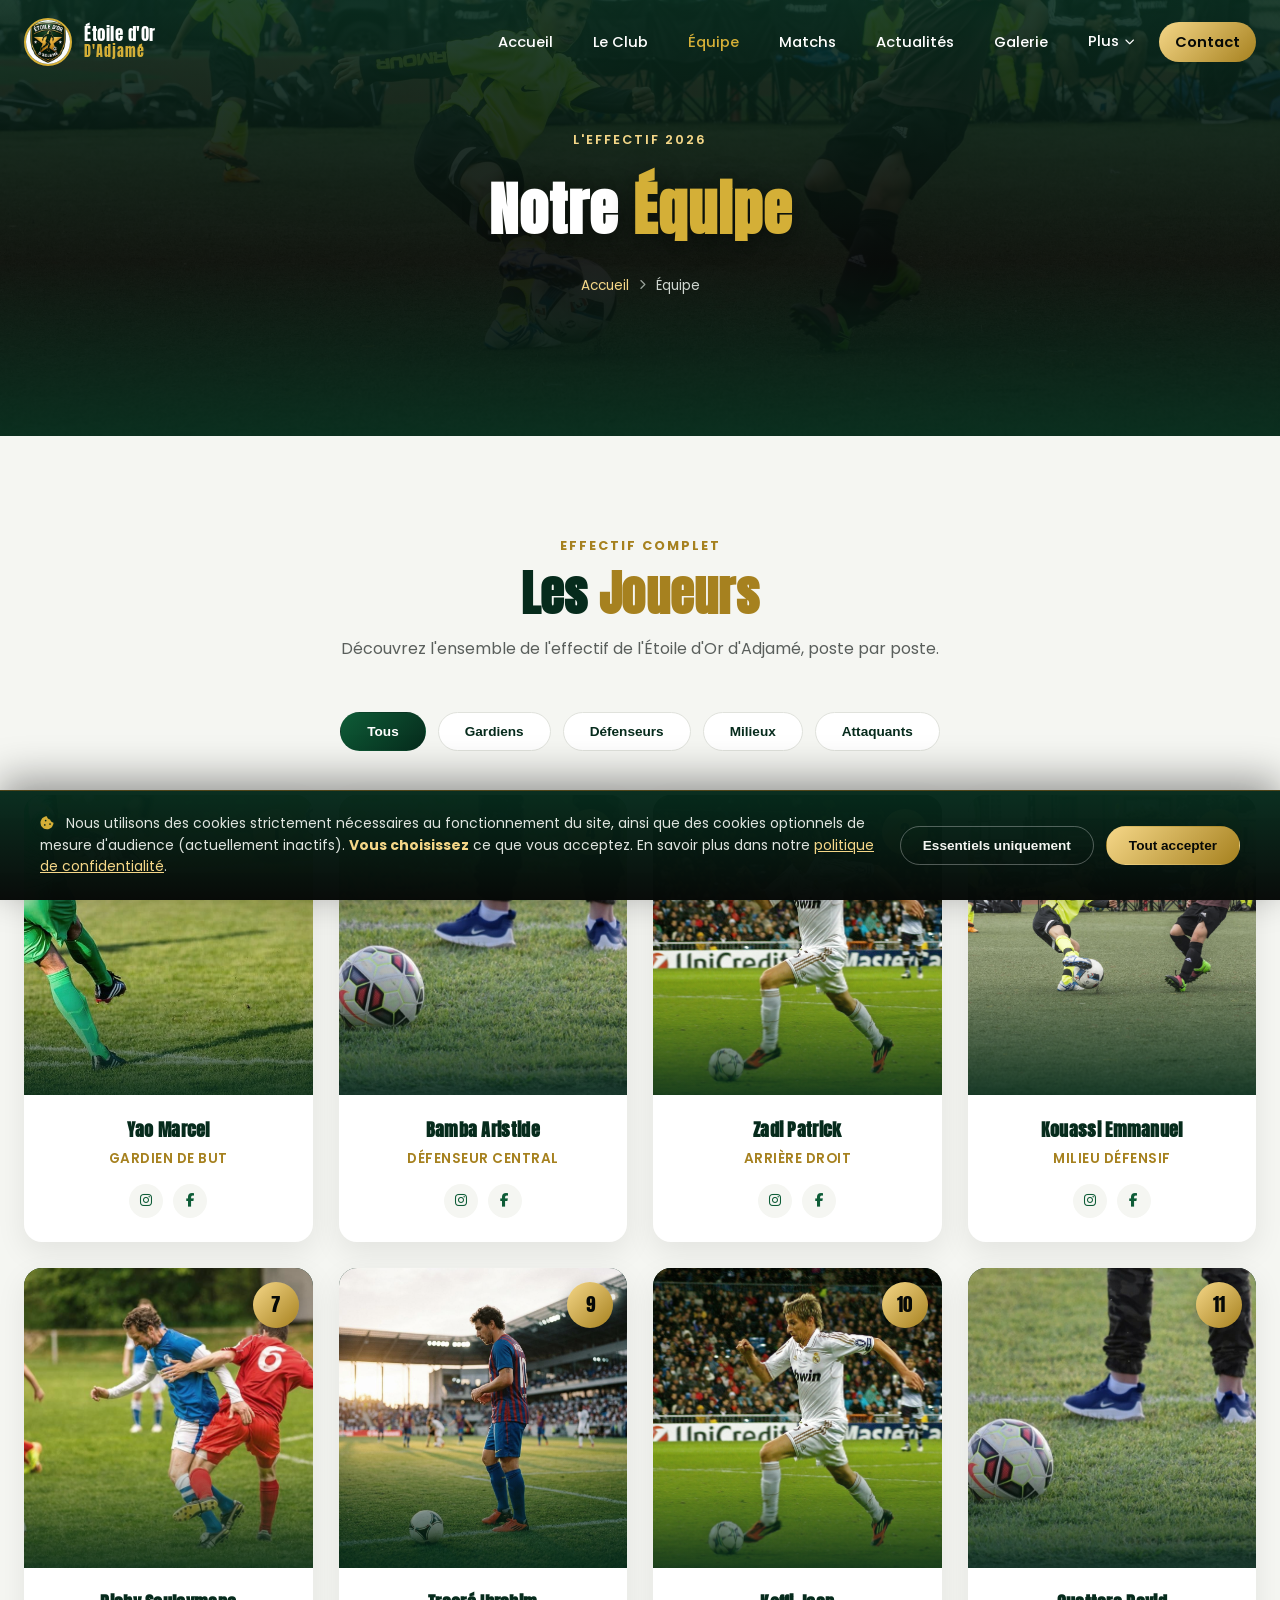
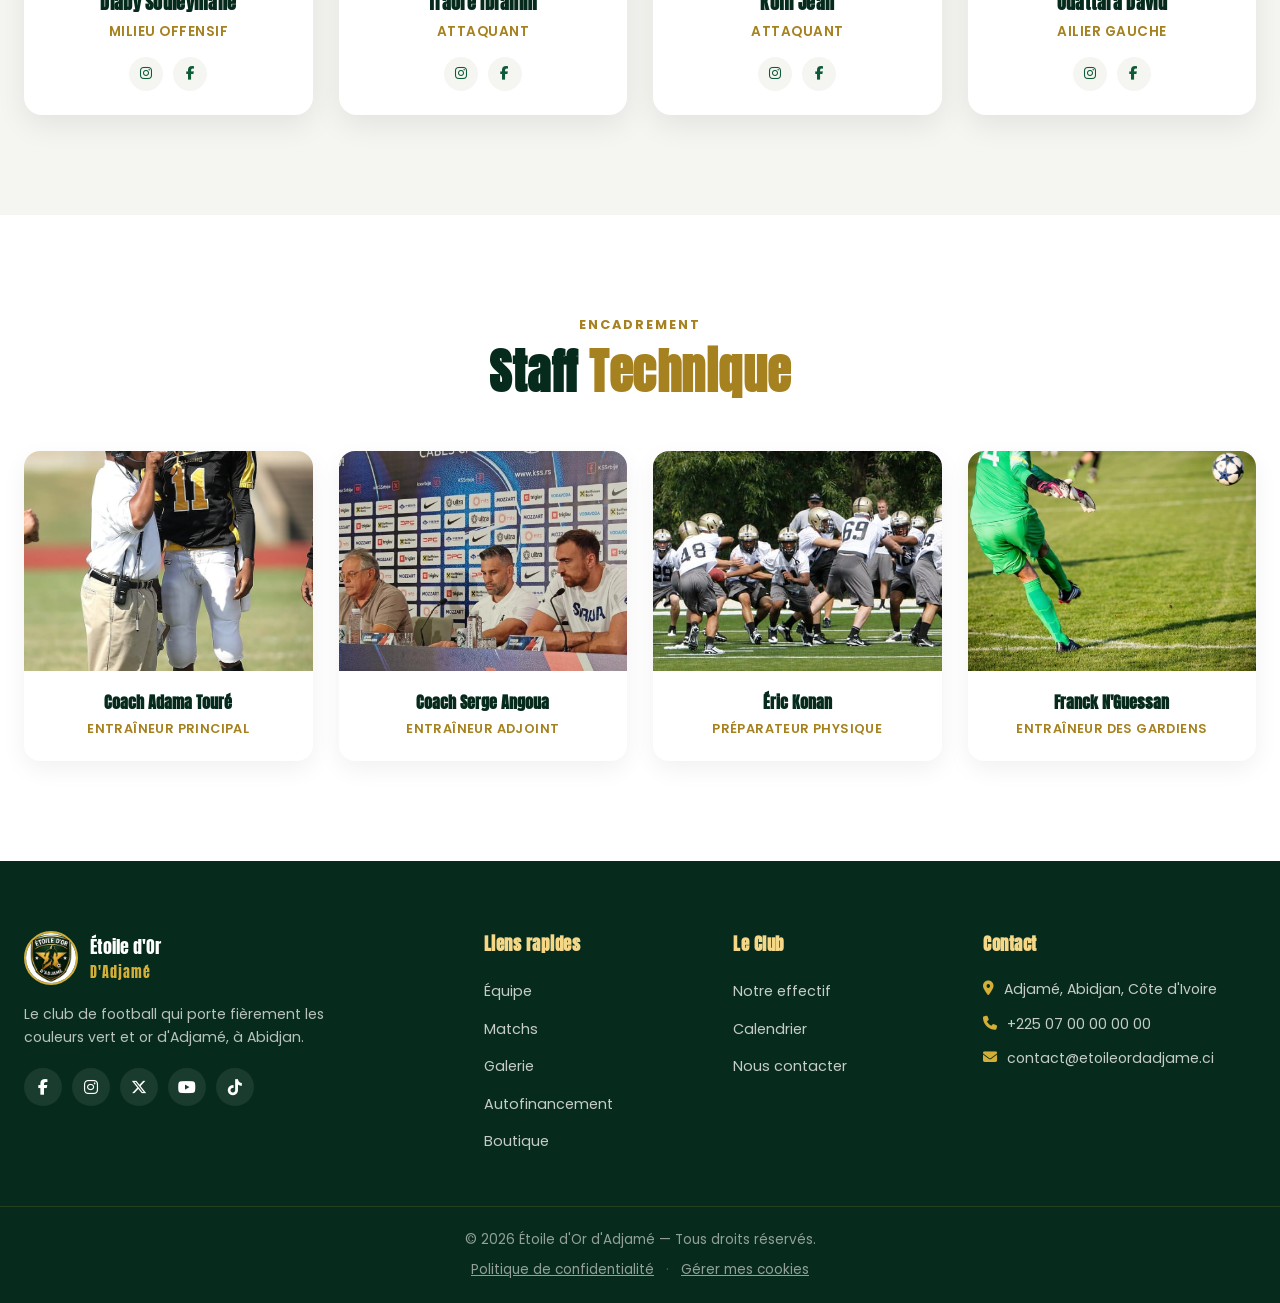
<file: equipe.html>
<!DOCTYPE html>
<html lang="fr">
<head>
<meta charset="UTF-8">
<meta name="viewport" content="width=device-width, initial-scale=1.0">
<title>Notre Équipe — Étoile d'Or d'Adjamé</title>
<meta name="description" content="Découvrez l'effectif complet de l'Étoile d'Or d'Adjamé : gardiens, défenseurs, milieux et attaquants.">

<link rel="preconnect" href="https://fonts.googleapis.com">
<link href="https://fonts.googleapis.com/css2?family=Anton&family=Poppins:wght@300;400;500;600;700;800;900&display=swap" rel="stylesheet">
<link rel="stylesheet" href="https://cdn.jsdelivr.net/npm/@fortawesome/fontawesome-free@6.4.0/css/all.min.css">
<link rel="stylesheet" href="https://cdn.jsdelivr.net/npm/aos@2.3.1/dist/aos.css">

<link rel="stylesheet" href="css/style.css">
<link rel="stylesheet" href="css/pages.css">
<link rel="icon" href="images/logo.jpg" type="image/jpeg">
</head>
<body>

<div id="preloader">
  <div class="loader-badge"><img src="images/logo.jpg" alt="Étoile d'Or d'Adjamé"></div>
</div>

<header id="main-header">
  <nav class="navbar" id="navbar">
    <div class="nav-container">
      <a href="index.html" class="nav-logo">
        <img src="images/logo.jpg" alt="Logo Étoile d'Or d'Adjamé">
        <div class="nav-logo-text">
          <span class="nav-title">Étoile d'Or</span>
          <span class="nav-subtitle">D'Adjamé</span>
        </div>
      </a>
      <ul class="nav-menu" id="nav-menu">
        <li><a href="index.html" class="nav-link">Accueil</a></li>
        <li><a href="club.html" class="nav-link">Le Club</a></li>
        <li><a href="equipe.html" class="nav-link page-active">Équipe</a></li>
        <li><a href="matchs.html" class="nav-link">Matchs</a></li>
        <li><a href="actualites.html" class="nav-link">Actualités</a></li>
        <li><a href="galerie.html" class="nav-link">Galerie</a></li>
        <li class="nav-item-dropdown">
          <span class="nav-link dropdown-toggle">Plus <i class="fa-solid fa-chevron-down"></i></span>
          <div class="dropdown-menu">
            <a href="autofinancement.html" class="dropdown-link"><i class="fa-solid fa-coins"></i> Autofinancement</a>
            <a href="boutique.html" class="dropdown-link"><i class="fa-solid fa-shirt"></i> Boutique</a>
            <a href="evenements.html" class="dropdown-link"><i class="fa-solid fa-calendar-days"></i> Événements</a>
            <a href="index.html#sponsors" class="dropdown-link"><i class="fa-solid fa-handshake"></i> Sponsors</a>
          </div>
        </li>
        <li><a href="index.html#contact" class="nav-link nav-cta">Contact</a></li>
      </ul>
      <button class="hamburger" id="hamburger" aria-label="Menu mobile"><span></span><span></span><span></span></button>
    </div>
  </nav>
</header>

<!-- ============ PAGE BANNER ============ -->
<section class="page-banner">
  <div class="page-banner-bg"><img src="images/player3.jpg" alt="Joueurs de l'équipe"></div>
  <div class="page-banner-overlay"></div>
  <div class="page-banner-content">
    <p class="page-banner-kicker">L'effectif 2026</p>
    <h1 class="page-banner-title">Notre <span>Équipe</span></h1>
    <div class="breadcrumb"><a href="index.html">Accueil</a> <i class="fa-solid fa-chevron-right"></i> <span>Équipe</span></div>
  </div>
</section>

<!-- ============ ROSTER PAR POSTE ============ -->
<section style="background: var(--off-white);">
  <div class="section-container">
    <div class="section-header" data-aos="fade-up">
      <p class="section-kicker center">Effectif complet</p>
      <h2 class="section-title center">Les <span>Joueurs</span></h2>
      <p class="section-desc center">Découvrez l'ensemble de l'effectif de l'Étoile d'Or d'Adjamé, poste par poste.</p>
    </div>

    <div class="roster-tabs">
      <button class="roster-tab-btn active" data-roster="tous">Tous</button>
      <button class="roster-tab-btn" data-roster="gardiens">Gardiens</button>
      <button class="roster-tab-btn" data-roster="defenseurs">Défenseurs</button>
      <button class="roster-tab-btn" data-roster="milieux">Milieux</button>
      <button class="roster-tab-btn" data-roster="attaquants">Attaquants</button>
    </div>

    <!-- TOUS -->
    <div class="roster-content active" id="tous">
      <div class="player-card" data-aos="fade-up" data-aos-delay="0">
        <div class="player-photo"><img src="images/player2.jpg" alt="Yao Marcel"><span class="player-number">1</span></div>
        <div class="player-info"><h3 class="player-name">Yao Marcel</h3><p class="player-position">Gardien de but</p>
          <div class="player-socials"><a href="#"><i class="fa-brands fa-instagram"></i></a><a href="#"><i class="fa-brands fa-facebook-f"></i></a></div>
        </div>
      </div>
      <div class="player-card" data-aos="fade-up" data-aos-delay="50">
        <div class="player-photo"><img src="images/player6.jpg" alt="Bamba Aristide"><span class="player-number">4</span></div>
        <div class="player-info"><h3 class="player-name">Bamba Aristide</h3><p class="player-position">Défenseur central</p>
          <div class="player-socials"><a href="#"><i class="fa-brands fa-instagram"></i></a><a href="#"><i class="fa-brands fa-facebook-f"></i></a></div>
        </div>
      </div>
      <div class="player-card" data-aos="fade-up" data-aos-delay="100">
        <div class="player-photo"><img src="images/player4.jpg" alt="Zadi Patrick"><span class="player-number">2</span></div>
        <div class="player-info"><h3 class="player-name">Zadi Patrick</h3><p class="player-position">Arrière droit</p>
          <div class="player-socials"><a href="#"><i class="fa-brands fa-instagram"></i></a><a href="#"><i class="fa-brands fa-facebook-f"></i></a></div>
        </div>
      </div>
      <div class="player-card" data-aos="fade-up" data-aos-delay="150">
        <div class="player-photo"><img src="images/player3.jpg" alt="Kouassi Emmanuel"><span class="player-number">6</span></div>
        <div class="player-info"><h3 class="player-name">Kouassi Emmanuel</h3><p class="player-position">Milieu défensif</p>
          <div class="player-socials"><a href="#"><i class="fa-brands fa-instagram"></i></a><a href="#"><i class="fa-brands fa-facebook-f"></i></a></div>
        </div>
      </div>
      <div class="player-card" data-aos="fade-up" data-aos-delay="200">
        <div class="player-photo"><img src="images/player1.jpg" alt="Diaby Souleymane"><span class="player-number">7</span></div>
        <div class="player-info"><h3 class="player-name">Diaby Souleymane</h3><p class="player-position">Milieu offensif</p>
          <div class="player-socials"><a href="#"><i class="fa-brands fa-instagram"></i></a><a href="#"><i class="fa-brands fa-facebook-f"></i></a></div>
        </div>
      </div>
      <div class="player-card" data-aos="fade-up" data-aos-delay="250">
        <div class="player-photo"><img src="images/player5.jpg" alt="Traoré Ibrahim"><span class="player-number">9</span></div>
        <div class="player-info"><h3 class="player-name">Traoré Ibrahim</h3><p class="player-position">Attaquant</p>
          <div class="player-socials"><a href="#"><i class="fa-brands fa-instagram"></i></a><a href="#"><i class="fa-brands fa-facebook-f"></i></a></div>
        </div>
      </div>
      <div class="player-card" data-aos="fade-up" data-aos-delay="300">
        <div class="player-photo"><img src="images/player4.jpg" alt="Koffi Jean"><span class="player-number">10</span></div>
        <div class="player-info"><h3 class="player-name">Koffi Jean</h3><p class="player-position">Attaquant</p>
          <div class="player-socials"><a href="#"><i class="fa-brands fa-instagram"></i></a><a href="#"><i class="fa-brands fa-facebook-f"></i></a></div>
        </div>
      </div>
      <div class="player-card" data-aos="fade-up" data-aos-delay="350">
        <div class="player-photo"><img src="images/player6.jpg" alt="Ouattara David"><span class="player-number">11</span></div>
        <div class="player-info"><h3 class="player-name">Ouattara David</h3><p class="player-position">Ailier gauche</p>
          <div class="player-socials"><a href="#"><i class="fa-brands fa-instagram"></i></a><a href="#"><i class="fa-brands fa-facebook-f"></i></a></div>
        </div>
      </div>
    </div>

    <!-- GARDIENS -->
    <div class="roster-content" id="gardiens">
      <div class="player-card" data-aos="fade-up">
        <div class="player-photo"><img src="images/player2.jpg" alt="Yao Marcel"><span class="player-number">1</span></div>
        <div class="player-info"><h3 class="player-name">Yao Marcel</h3><p class="player-position">Gardien de but</p></div>
      </div>
    </div>

    <!-- DEFENSEURS -->
    <div class="roster-content" id="defenseurs">
      <div class="player-card" data-aos="fade-up">
        <div class="player-photo"><img src="images/player6.jpg" alt="Bamba Aristide"><span class="player-number">4</span></div>
        <div class="player-info"><h3 class="player-name">Bamba Aristide</h3><p class="player-position">Défenseur central</p></div>
      </div>
      <div class="player-card" data-aos="fade-up" data-aos-delay="100">
        <div class="player-photo"><img src="images/player4.jpg" alt="Zadi Patrick"><span class="player-number">2</span></div>
        <div class="player-info"><h3 class="player-name">Zadi Patrick</h3><p class="player-position">Arrière droit</p></div>
      </div>
    </div>

    <!-- MILIEUX -->
    <div class="roster-content" id="milieux">
      <div class="player-card" data-aos="fade-up">
        <div class="player-photo"><img src="images/player3.jpg" alt="Kouassi Emmanuel"><span class="player-number">6</span></div>
        <div class="player-info"><h3 class="player-name">Kouassi Emmanuel</h3><p class="player-position">Milieu défensif</p></div>
      </div>
      <div class="player-card" data-aos="fade-up" data-aos-delay="100">
        <div class="player-photo"><img src="images/player1.jpg" alt="Diaby Souleymane"><span class="player-number">7</span></div>
        <div class="player-info"><h3 class="player-name">Diaby Souleymane</h3><p class="player-position">Milieu offensif</p></div>
      </div>
    </div>

    <!-- ATTAQUANTS -->
    <div class="roster-content" id="attaquants">
      <div class="player-card" data-aos="fade-up">
        <div class="player-photo"><img src="images/player5.jpg" alt="Traoré Ibrahim"><span class="player-number">9</span></div>
        <div class="player-info"><h3 class="player-name">Traoré Ibrahim</h3><p class="player-position">Attaquant</p></div>
      </div>
      <div class="player-card" data-aos="fade-up" data-aos-delay="100">
        <div class="player-photo"><img src="images/player4.jpg" alt="Koffi Jean"><span class="player-number">10</span></div>
        <div class="player-info"><h3 class="player-name">Koffi Jean</h3><p class="player-position">Attaquant</p></div>
      </div>
      <div class="player-card" data-aos="fade-up" data-aos-delay="200">
        <div class="player-photo"><img src="images/player6.jpg" alt="Ouattara David"><span class="player-number">11</span></div>
        <div class="player-info"><h3 class="player-name">Ouattara David</h3><p class="player-position">Ailier gauche</p></div>
      </div>
    </div>
  </div>
</section>

<!-- ============ STAFF TECHNIQUE (rappel) ============ -->
<section style="background: var(--white);">
  <div class="section-container">
    <div class="section-header" data-aos="fade-up">
      <p class="section-kicker center">Encadrement</p>
      <h2 class="section-title center">Staff <span>Technique</span></h2>
    </div>
    <div class="staff-grid">
      <div class="staff-card" data-aos="fade-up" data-aos-delay="0">
        <div class="staff-photo"><img src="images/coach.jpg" alt="Entraîneur principal"></div>
        <div class="staff-info"><h3 class="staff-name">Coach Adama Touré</h3><p class="staff-role">Entraîneur Principal</p></div>
      </div>
      <div class="staff-card" data-aos="fade-up" data-aos-delay="100">
        <div class="staff-photo"><img src="images/staff-motivation.jpg" alt="Entraîneur adjoint"></div>
        <div class="staff-info"><h3 class="staff-name">Coach Serge Angoua</h3><p class="staff-role">Entraîneur Adjoint</p></div>
      </div>
      <div class="staff-card" data-aos="fade-up" data-aos-delay="200">
        <div class="staff-photo"><img src="images/gallery-training.jpg" alt="Préparateur physique"></div>
        <div class="staff-info"><h3 class="staff-name">Éric Konan</h3><p class="staff-role">Préparateur Physique</p></div>
      </div>
      <div class="staff-card" data-aos="fade-up" data-aos-delay="300">
        <div class="staff-photo"><img src="images/player2.jpg" alt="Entraîneur des gardiens"></div>
        <div class="staff-info"><h3 class="staff-name">Franck N'Guessan</h3><p class="staff-role">Entraîneur des Gardiens</p></div>
      </div>
    </div>
  </div>
</section>

<footer class="site-footer">
  <div class="footer-top">
    <div class="section-container footer-grid">
      <div class="footer-col footer-brand">
        <a href="index.html" class="footer-logo">
          <img src="images/logo.jpg" alt="Logo Étoile d'Or d'Adjamé">
          <div><span class="footer-title">Étoile d'Or</span><span class="footer-subtitle">D'Adjamé</span></div>
        </a>
        <p class="footer-desc">Le club de football qui porte fièrement les couleurs vert et or d'Adjamé, à Abidjan.</p>
        <div class="footer-socials">
          <a href="#"><i class="fa-brands fa-facebook-f"></i></a>
          <a href="#"><i class="fa-brands fa-instagram"></i></a>
          <a href="#"><i class="fa-brands fa-x-twitter"></i></a>
          <a href="#"><i class="fa-brands fa-youtube"></i></a>
          <a href="#"><i class="fa-brands fa-tiktok"></i></a>
        </div>
      </div>
      <div class="footer-col">
        <h4>Liens rapides</h4>
        <ul>
          <li><a href="equipe.html">Équipe</a></li>
          <li><a href="matchs.html">Matchs</a></li>
          <li><a href="galerie.html">Galerie</a></li>
          <li><a href="autofinancement.html">Autofinancement</a></li>
          <li><a href="boutique.html">Boutique</a></li>
        </ul>
      </div>
      <div class="footer-col">
        <h4>Le Club</h4>
        <ul>
          <li><a href="equipe.html">Notre effectif</a></li>
          <li><a href="matchs.html">Calendrier</a></li>
          <li><a href="index.html#contact">Nous contacter</a></li>
        </ul>
      </div>
      <div class="footer-col">
        <h4>Contact</h4>
        <ul class="footer-contact">
          <li><i class="fa-solid fa-location-dot"></i> Adjamé, Abidjan, Côte d'Ivoire</li>
          <li><i class="fa-solid fa-phone"></i> +225 07 00 00 00 00</li>
          <li><i class="fa-solid fa-envelope"></i> contact@etoileordadjame.ci</li>
        </ul>
      </div>
    </div>
  </div>
  <div class="footer-bottom">
    <div class="section-container footer-bottom-inner">
      <p>&copy; 2026 Étoile d'Or d'Adjamé — Tous droits réservés.</p>
      <p class="footer-legal-links">
        <a href="confidentialite.html">Politique de confidentialité</a>
        <span>·</span>
        <a href="#" class="footer-cookie-settings">Gérer mes cookies</a>
      </p>
    </div>
  </div>
</footer>

<!-- ============ BANDEAU COOKIES ============ -->
<div id="cookie-banner">
  <div class="cookie-banner-inner">
    <p class="cookie-banner-text">
      <i class="fa-solid fa-cookie-bite"></i>
      Nous utilisons des cookies strictement nécessaires au fonctionnement du site, ainsi que des cookies optionnels de mesure d'audience (actuellement inactifs). <strong>Vous choisissez</strong> ce que vous acceptez. En savoir plus dans notre <a href="confidentialite.html">politique de confidentialité</a>.
    </p>
    <div class="cookie-banner-actions">
      <button class="cookie-btn cookie-btn-necessary" id="cookie-necessary-only" type="button">Essentiels uniquement</button>
      <button class="cookie-btn cookie-btn-accept" id="cookie-accept-all" type="button">Tout accepter</button>
    </div>
  </div>
</div>

<!-- ============ MODALE PREFERENCES COOKIES ============ -->
<div id="cookie-modal">
  <div class="cookie-modal-box">
    <div class="cookie-modal-close" id="cookie-modal-close"><i class="fa-solid fa-xmark"></i></div>
    <h3>Préférences de cookies</h3>
    <p>Gérez ici les cookies utilisés sur le site de l'Étoile d'Or d'Adjamé. Les cookies strictement nécessaires ne peuvent pas être désactivés.</p>
    <div class="cookie-pref-row">
      <div class="cookie-pref-info">
        <h4>Cookies strictement nécessaires</h4>
        <p>Indispensables au fonctionnement du site (mémorisation de votre choix de consentement).</p>
      </div>
      <label class="cookie-switch"><input type="checkbox" checked disabled><span class="slider"></span></label>
    </div>
    <div class="cookie-pref-row">
      <div class="cookie-pref-info">
        <h4>Cookies de mesure d'audience</h4>
        <p>Nous aident à comprendre la fréquentation du site (actuellement aucun outil n'est déployé).</p>
      </div>
      <label class="cookie-switch"><input type="checkbox" id="cookie-analytics-toggle"><span class="slider"></span></label>
    </div>
    <button class="btn btn-gold cookie-modal-save" id="cookie-modal-save" type="button"><i class="fa-solid fa-check"></i> Enregistrer mes préférences</button>
  </div>
</div>

<a href="#" class="back-to-top" id="back-to-top" aria-label="Retour en haut"><i class="fa-solid fa-arrow-up"></i></a>

<script src="https://cdn.jsdelivr.net/npm/aos@2.3.1/dist/aos.js"></script>
<script src="js/main.js"></script>
<script src="js/pages.js"></script>
<script src="js/cookies.js"></script>
</body>
</html>
</file>
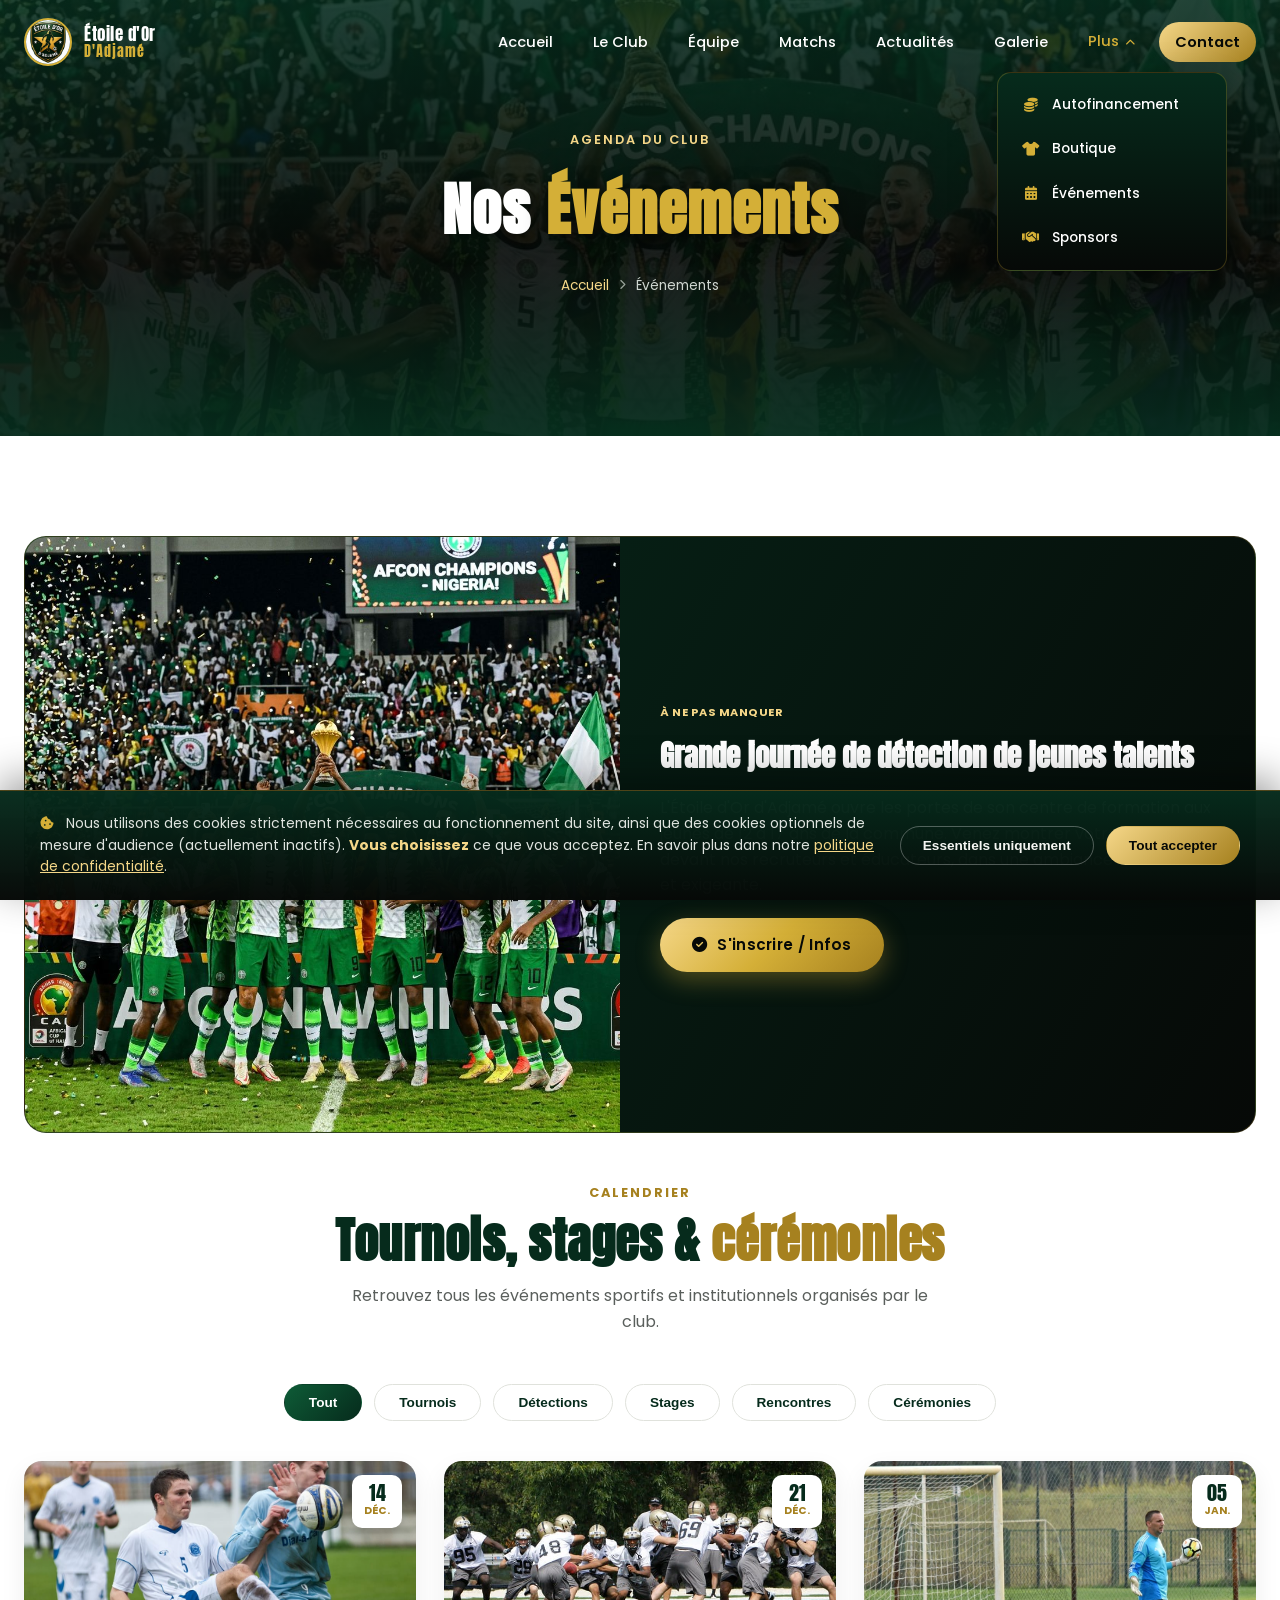
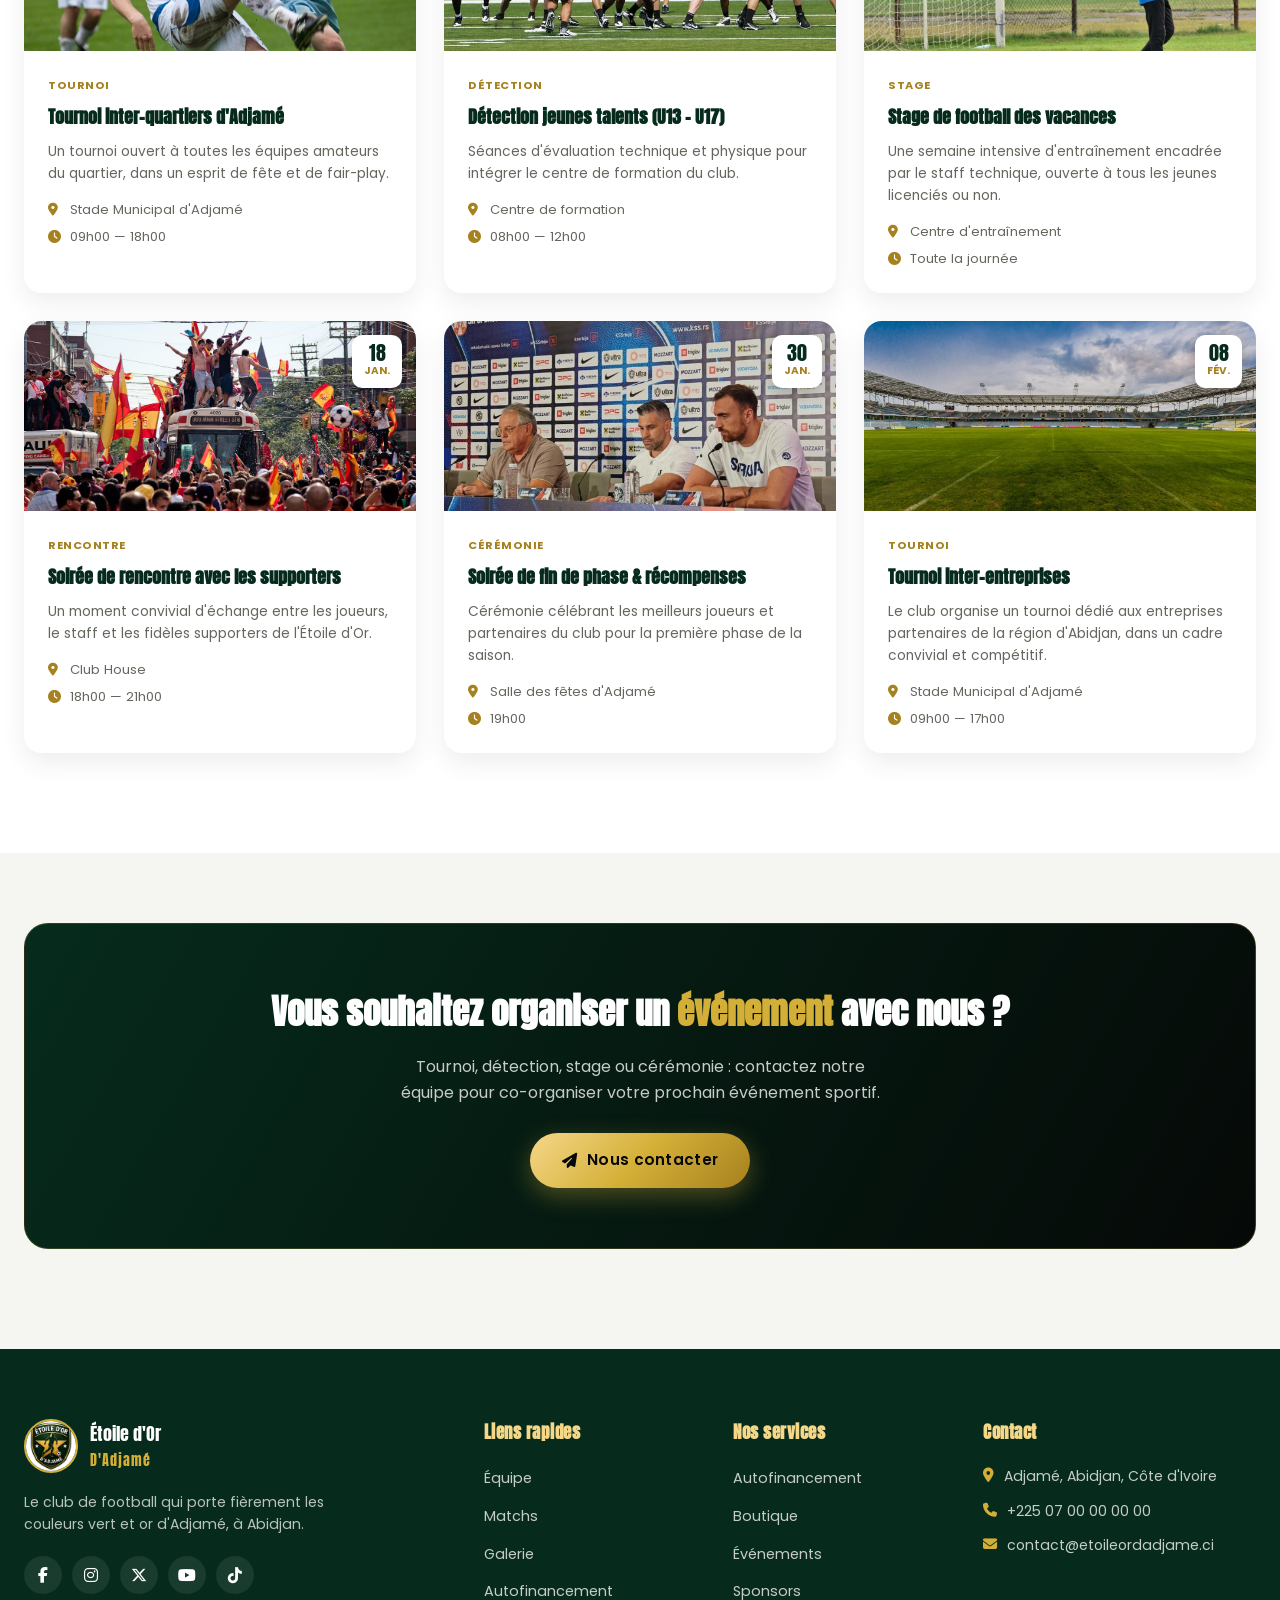
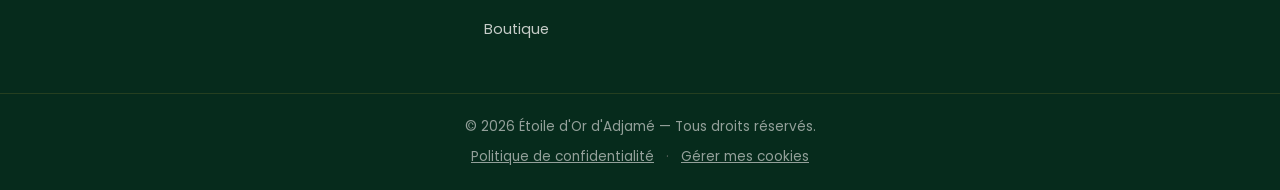
<file: evenements.html>
<!DOCTYPE html>
<html lang="fr">
<head>
<meta charset="UTF-8">
<meta name="viewport" content="width=device-width, initial-scale=1.0">
<title>Événements — Étoile d'Or d'Adjamé</title>
<meta name="description" content="Tournois, détections de jeunes talents, stages de football, rencontres et cérémonies organisés par le club Étoile d'Or d'Adjamé.">

<link rel="preconnect" href="https://fonts.googleapis.com">
<link href="https://fonts.googleapis.com/css2?family=Anton&family=Poppins:wght@300;400;500;600;700;800;900&display=swap" rel="stylesheet">
<link rel="stylesheet" href="https://cdn.jsdelivr.net/npm/@fortawesome/fontawesome-free@6.4.0/css/all.min.css">
<link rel="stylesheet" href="https://cdn.jsdelivr.net/npm/aos@2.3.1/dist/aos.css">

<link rel="stylesheet" href="css/style.css">
<link rel="stylesheet" href="css/pages.css">
<link rel="icon" href="images/logo.jpg" type="image/jpeg">
</head>
<body>

<div id="preloader">
  <div class="loader-badge"><img src="images/logo.jpg" alt="Étoile d'Or d'Adjamé"></div>
</div>

<!-- ============ HEADER / NAV ============ -->
<header id="main-header">
  <nav class="navbar" id="navbar">
    <div class="nav-container">
      <a href="index.html" class="nav-logo">
        <img src="images/logo.jpg" alt="Logo Étoile d'Or d'Adjamé">
        <div class="nav-logo-text"><span class="nav-title">Étoile d'Or</span><span class="nav-subtitle">D'Adjamé</span></div>
      </a>
      <ul class="nav-menu" id="nav-menu">
        <li><a href="index.html" class="nav-link">Accueil</a></li>
        <li><a href="club.html" class="nav-link">Le Club</a></li>
        <li><a href="equipe.html" class="nav-link">Équipe</a></li>
        <li><a href="matchs.html" class="nav-link">Matchs</a></li>
        <li><a href="actualites.html" class="nav-link">Actualités</a></li>
        <li><a href="galerie.html" class="nav-link">Galerie</a></li>
        <li class="nav-item-dropdown open">
          <span class="nav-link dropdown-toggle page-active">Plus <i class="fa-solid fa-chevron-down"></i></span>
          <div class="dropdown-menu">
            <a href="autofinancement.html" class="dropdown-link"><i class="fa-solid fa-coins"></i> Autofinancement</a>
            <a href="boutique.html" class="dropdown-link"><i class="fa-solid fa-shirt"></i> Boutique</a>
            <a href="evenements.html" class="dropdown-link page-active"><i class="fa-solid fa-calendar-days"></i> Événements</a>
            <a href="index.html#sponsors" class="dropdown-link"><i class="fa-solid fa-handshake"></i> Sponsors</a>
          </div>
        </li>
        <li><a href="index.html#contact" class="nav-link nav-cta">Contact</a></li>
      </ul>
      <button class="hamburger" id="hamburger" aria-label="Menu mobile"><span></span><span></span><span></span></button>
    </div>
  </nav>
</header>

<!-- ============ PAGE BANNER ============ -->
<section class="page-banner">
  <div class="page-banner-bg"><img src="images/gallery-event.jpg" alt="Événement du club"></div>
  <div class="page-banner-overlay"></div>
  <div class="page-banner-content">
    <p class="page-banner-kicker">Agenda du club</p>
    <h1 class="page-banner-title">Nos <span>Événements</span></h1>
    <div class="breadcrumb"><a href="index.html">Accueil</a> <i class="fa-solid fa-chevron-right"></i> <span>Événements</span></div>
  </div>
</section>

<!-- ============ EVENEMENT A LA UNE ============ -->
<section style="background: var(--white);">
  <div class="section-container">
    <div class="event-card-featured" data-aos="fade-up">
      <img src="images/gallery-event.jpg" alt="Détection de jeunes talents">
      <div class="event-card-featured-body">
        <span class="event-cat">À ne pas manquer</span>
        <h2>Grande journée de détection de jeunes talents</h2>
        <p>L'Étoile d'Or d'Adjamé ouvre les portes de son centre de formation aux jeunes de 12 à 17 ans de la commune. Venez montrer votre talent devant nos recruteurs et éducateurs, dans une ambiance conviviale et exigeante.</p>
        <a href="index.html#contact" class="btn btn-gold"><i class="fa-solid fa-circle-check"></i> S'inscrire / Infos</a>
      </div>
    </div>

    <div class="section-header" data-aos="fade-up">
      <p class="section-kicker center">Calendrier</p>
      <h2 class="section-title center">Tournois, stages &amp; <span>cérémonies</span></h2>
      <p class="section-desc center">Retrouvez tous les événements sportifs et institutionnels organisés par le club.</p>
    </div>

    <div class="event-filters" data-aos="fade-up">
      <button class="event-filter-btn active" data-eventfilter="all">Tout</button>
      <button class="event-filter-btn" data-eventfilter="tournois">Tournois</button>
      <button class="event-filter-btn" data-eventfilter="detections">Détections</button>
      <button class="event-filter-btn" data-eventfilter="stages">Stages</button>
      <button class="event-filter-btn" data-eventfilter="rencontres">Rencontres</button>
      <button class="event-filter-btn" data-eventfilter="ceremonies">Cérémonies</button>
    </div>

    <div class="event-grid" id="event-grid">
      <div class="event-card" data-eventcat="tournois" data-aos="fade-up" data-aos-delay="0">
        <div class="event-photo">
          <img src="images/match-tackle.jpg" alt="Tournoi inter-quartiers">
          <div class="event-date-badge"><span class="day">14</span><span class="month">Déc.</span></div>
        </div>
        <div class="event-body">
          <span class="event-cat">Tournoi</span>
          <h3>Tournoi inter-quartiers d'Adjamé</h3>
          <p>Un tournoi ouvert à toutes les équipes amateurs du quartier, dans un esprit de fête et de fair-play.</p>
          <div class="event-meta">
            <span><i class="fa-solid fa-location-dot"></i> Stade Municipal d'Adjamé</span>
            <span><i class="fa-solid fa-clock"></i> 09h00 — 18h00</span>
          </div>
        </div>
      </div>

      <div class="event-card" data-eventcat="detections" data-aos="fade-up" data-aos-delay="100">
        <div class="event-photo">
          <img src="images/gallery-training.jpg" alt="Détection de jeunes talents">
          <div class="event-date-badge"><span class="day">21</span><span class="month">Déc.</span></div>
        </div>
        <div class="event-body">
          <span class="event-cat">Détection</span>
          <h3>Détection jeunes talents (U13 - U17)</h3>
          <p>Séances d'évaluation technique et physique pour intégrer le centre de formation du club.</p>
          <div class="event-meta">
            <span><i class="fa-solid fa-location-dot"></i> Centre de formation</span>
            <span><i class="fa-solid fa-clock"></i> 08h00 — 12h00</span>
          </div>
        </div>
      </div>

      <div class="event-card" data-eventcat="stages" data-aos="fade-up" data-aos-delay="200">
        <div class="event-photo">
          <img src="images/gallery-training2.jpg" alt="Stage de vacances">
          <div class="event-date-badge"><span class="day">05</span><span class="month">Jan.</span></div>
        </div>
        <div class="event-body">
          <span class="event-cat">Stage</span>
          <h3>Stage de football des vacances</h3>
          <p>Une semaine intensive d'entraînement encadrée par le staff technique, ouverte à tous les jeunes licenciés ou non.</p>
          <div class="event-meta">
            <span><i class="fa-solid fa-location-dot"></i> Centre d'entraînement</span>
            <span><i class="fa-solid fa-clock"></i> Toute la journée</span>
          </div>
        </div>
      </div>

      <div class="event-card" data-eventcat="rencontres" data-aos="fade-up" data-aos-delay="300">
        <div class="event-photo">
          <img src="images/fans-crowd.jpg" alt="Rencontre avec les supporters">
          <div class="event-date-badge"><span class="day">18</span><span class="month">Jan.</span></div>
        </div>
        <div class="event-body">
          <span class="event-cat">Rencontre</span>
          <h3>Soirée de rencontre avec les supporters</h3>
          <p>Un moment convivial d'échange entre les joueurs, le staff et les fidèles supporters de l'Étoile d'Or.</p>
          <div class="event-meta">
            <span><i class="fa-solid fa-location-dot"></i> Club House</span>
            <span><i class="fa-solid fa-clock"></i> 18h00 — 21h00</span>
          </div>
        </div>
      </div>

      <div class="event-card" data-eventcat="ceremonies" data-aos="fade-up" data-aos-delay="400">
        <div class="event-photo">
          <img src="images/staff-motivation.jpg" alt="Cérémonie de récompenses">
          <div class="event-date-badge"><span class="day">30</span><span class="month">Jan.</span></div>
        </div>
        <div class="event-body">
          <span class="event-cat">Cérémonie</span>
          <h3>Soirée de fin de phase &amp; récompenses</h3>
          <p>Cérémonie célébrant les meilleurs joueurs et partenaires du club pour la première phase de la saison.</p>
          <div class="event-meta">
            <span><i class="fa-solid fa-location-dot"></i> Salle des fêtes d'Adjamé</span>
            <span><i class="fa-solid fa-clock"></i> 19h00</span>
          </div>
        </div>
      </div>

      <div class="event-card" data-eventcat="tournois" data-aos="fade-up" data-aos-delay="500">
        <div class="event-photo">
          <img src="images/gallery-match2.jpg" alt="Tournoi entreprises">
          <div class="event-date-badge"><span class="day">08</span><span class="month">Fév.</span></div>
        </div>
        <div class="event-body">
          <span class="event-cat">Tournoi</span>
          <h3>Tournoi inter-entreprises</h3>
          <p>Le club organise un tournoi dédié aux entreprises partenaires de la région d'Abidjan, dans un cadre convivial et compétitif.</p>
          <div class="event-meta">
            <span><i class="fa-solid fa-location-dot"></i> Stade Municipal d'Adjamé</span>
            <span><i class="fa-solid fa-clock"></i> 09h00 — 17h00</span>
          </div>
        </div>
      </div>
    </div>
  </div>
</section>

<!-- ============ CTA ============ -->
<section style="background: var(--off-white); padding-top: 70px;">
  <div class="section-container">
    <div class="cta-banner" data-aos="zoom-in">
      <h3>Vous souhaitez organiser un <span>événement</span> avec nous ?</h3>
      <p>Tournoi, détection, stage ou cérémonie : contactez notre équipe pour co-organiser votre prochain événement sportif.</p>
      <a href="index.html#contact" class="btn btn-gold"><i class="fa-solid fa-paper-plane"></i> Nous contacter</a>
    </div>
  </div>
</section>

<!-- ============ FOOTER ============ -->
<footer class="site-footer">
  <div class="footer-top">
    <div class="section-container footer-grid">
      <div class="footer-col footer-brand">
        <a href="index.html" class="footer-logo">
          <img src="images/logo.jpg" alt="Logo Étoile d'Or d'Adjamé">
          <div><span class="footer-title">Étoile d'Or</span><span class="footer-subtitle">D'Adjamé</span></div>
        </a>
        <p class="footer-desc">Le club de football qui porte fièrement les couleurs vert et or d'Adjamé, à Abidjan.</p>
        <div class="footer-socials">
          <a href="#"><i class="fa-brands fa-facebook-f"></i></a>
          <a href="#"><i class="fa-brands fa-instagram"></i></a>
          <a href="#"><i class="fa-brands fa-x-twitter"></i></a>
          <a href="#"><i class="fa-brands fa-youtube"></i></a>
          <a href="#"><i class="fa-brands fa-tiktok"></i></a>
        </div>
      </div>
      <div class="footer-col">
        <h4>Liens rapides</h4>
        <ul>
          <li><a href="equipe.html">Équipe</a></li>
          <li><a href="matchs.html">Matchs</a></li>
          <li><a href="galerie.html">Galerie</a></li>
          <li><a href="autofinancement.html">Autofinancement</a></li>
          <li><a href="boutique.html">Boutique</a></li>
        </ul>
      </div>
      <div class="footer-col">
        <h4>Nos services</h4>
        <ul>
          <li><a href="autofinancement.html">Autofinancement</a></li>
          <li><a href="boutique.html">Boutique</a></li>
          <li><a href="evenements.html">Événements</a></li>
          <li><a href="index.html#sponsors">Sponsors</a></li>
        </ul>
      </div>
      <div class="footer-col">
        <h4>Contact</h4>
        <ul class="footer-contact">
          <li><i class="fa-solid fa-location-dot"></i> Adjamé, Abidjan, Côte d'Ivoire</li>
          <li><i class="fa-solid fa-phone"></i> +225 07 00 00 00 00</li>
          <li><i class="fa-solid fa-envelope"></i> contact@etoileordadjame.ci</li>
        </ul>
      </div>
    </div>
  </div>
  <div class="footer-bottom">
    <div class="section-container footer-bottom-inner">
      <p>&copy; 2026 Étoile d'Or d'Adjamé — Tous droits réservés.</p>
      <p class="footer-legal-links">
        <a href="confidentialite.html">Politique de confidentialité</a>
        <span>·</span>
        <a href="#" class="footer-cookie-settings">Gérer mes cookies</a>
      </p>
    </div>
  </div>
</footer>

<!-- ============ BANDEAU COOKIES ============ -->
<div id="cookie-banner">
  <div class="cookie-banner-inner">
    <p class="cookie-banner-text">
      <i class="fa-solid fa-cookie-bite"></i>
      Nous utilisons des cookies strictement nécessaires au fonctionnement du site, ainsi que des cookies optionnels de mesure d'audience (actuellement inactifs). <strong>Vous choisissez</strong> ce que vous acceptez. En savoir plus dans notre <a href="confidentialite.html">politique de confidentialité</a>.
    </p>
    <div class="cookie-banner-actions">
      <button class="cookie-btn cookie-btn-necessary" id="cookie-necessary-only" type="button">Essentiels uniquement</button>
      <button class="cookie-btn cookie-btn-accept" id="cookie-accept-all" type="button">Tout accepter</button>
    </div>
  </div>
</div>

<!-- ============ MODALE PREFERENCES COOKIES ============ -->
<div id="cookie-modal">
  <div class="cookie-modal-box">
    <div class="cookie-modal-close" id="cookie-modal-close"><i class="fa-solid fa-xmark"></i></div>
    <h3>Préférences de cookies</h3>
    <p>Gérez ici les cookies utilisés sur le site de l'Étoile d'Or d'Adjamé. Les cookies strictement nécessaires ne peuvent pas être désactivés.</p>
    <div class="cookie-pref-row">
      <div class="cookie-pref-info">
        <h4>Cookies strictement nécessaires</h4>
        <p>Indispensables au fonctionnement du site (mémorisation de votre choix de consentement).</p>
      </div>
      <label class="cookie-switch"><input type="checkbox" checked disabled><span class="slider"></span></label>
    </div>
    <div class="cookie-pref-row">
      <div class="cookie-pref-info">
        <h4>Cookies de mesure d'audience</h4>
        <p>Nous aident à comprendre la fréquentation du site (actuellement aucun outil n'est déployé).</p>
      </div>
      <label class="cookie-switch"><input type="checkbox" id="cookie-analytics-toggle"><span class="slider"></span></label>
    </div>
    <button class="btn btn-gold cookie-modal-save" id="cookie-modal-save" type="button"><i class="fa-solid fa-check"></i> Enregistrer mes préférences</button>
  </div>
</div>

<a href="#" class="back-to-top" id="back-to-top" aria-label="Retour en haut"><i class="fa-solid fa-arrow-up"></i></a>

<script src="https://cdn.jsdelivr.net/npm/aos@2.3.1/dist/aos.js"></script>
<script src="js/main.js"></script>
<script src="js/pages.js"></script>
<script src="js/cookies.js"></script>
</body>
</html>
</file>
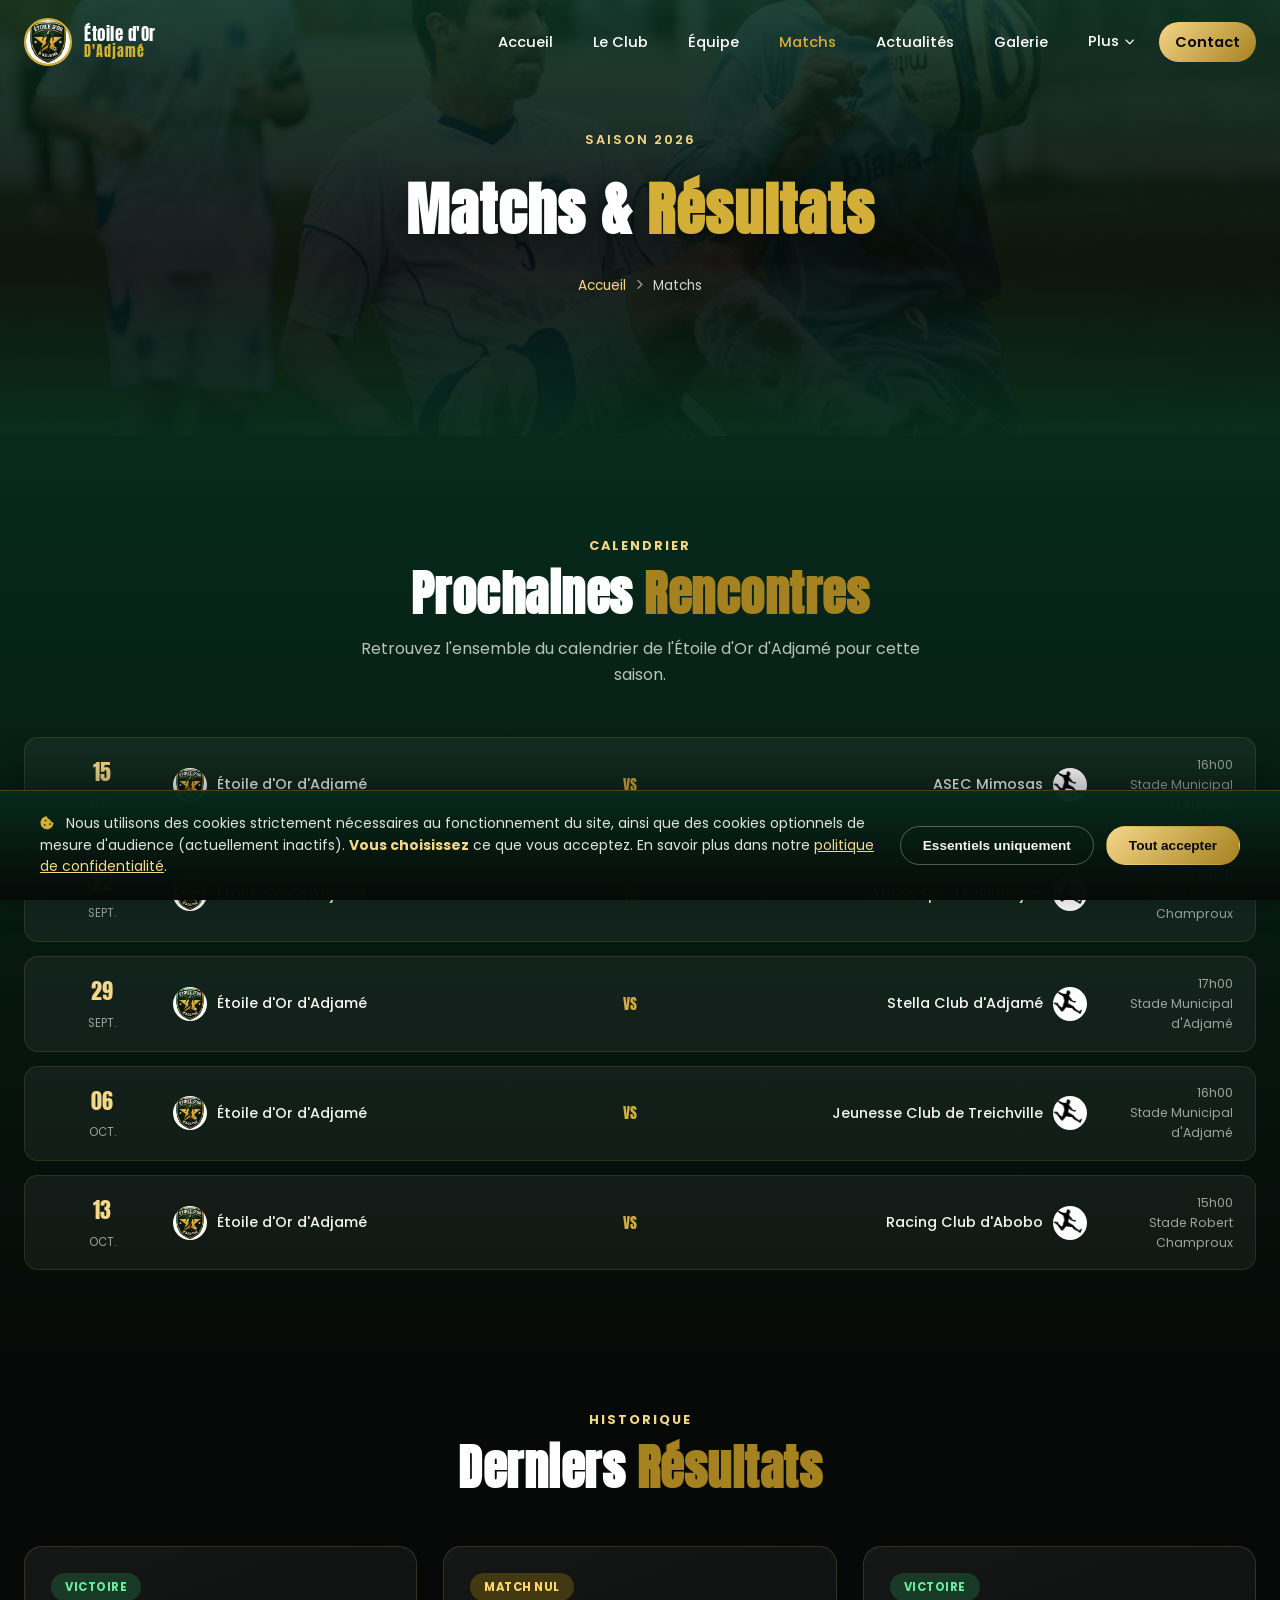
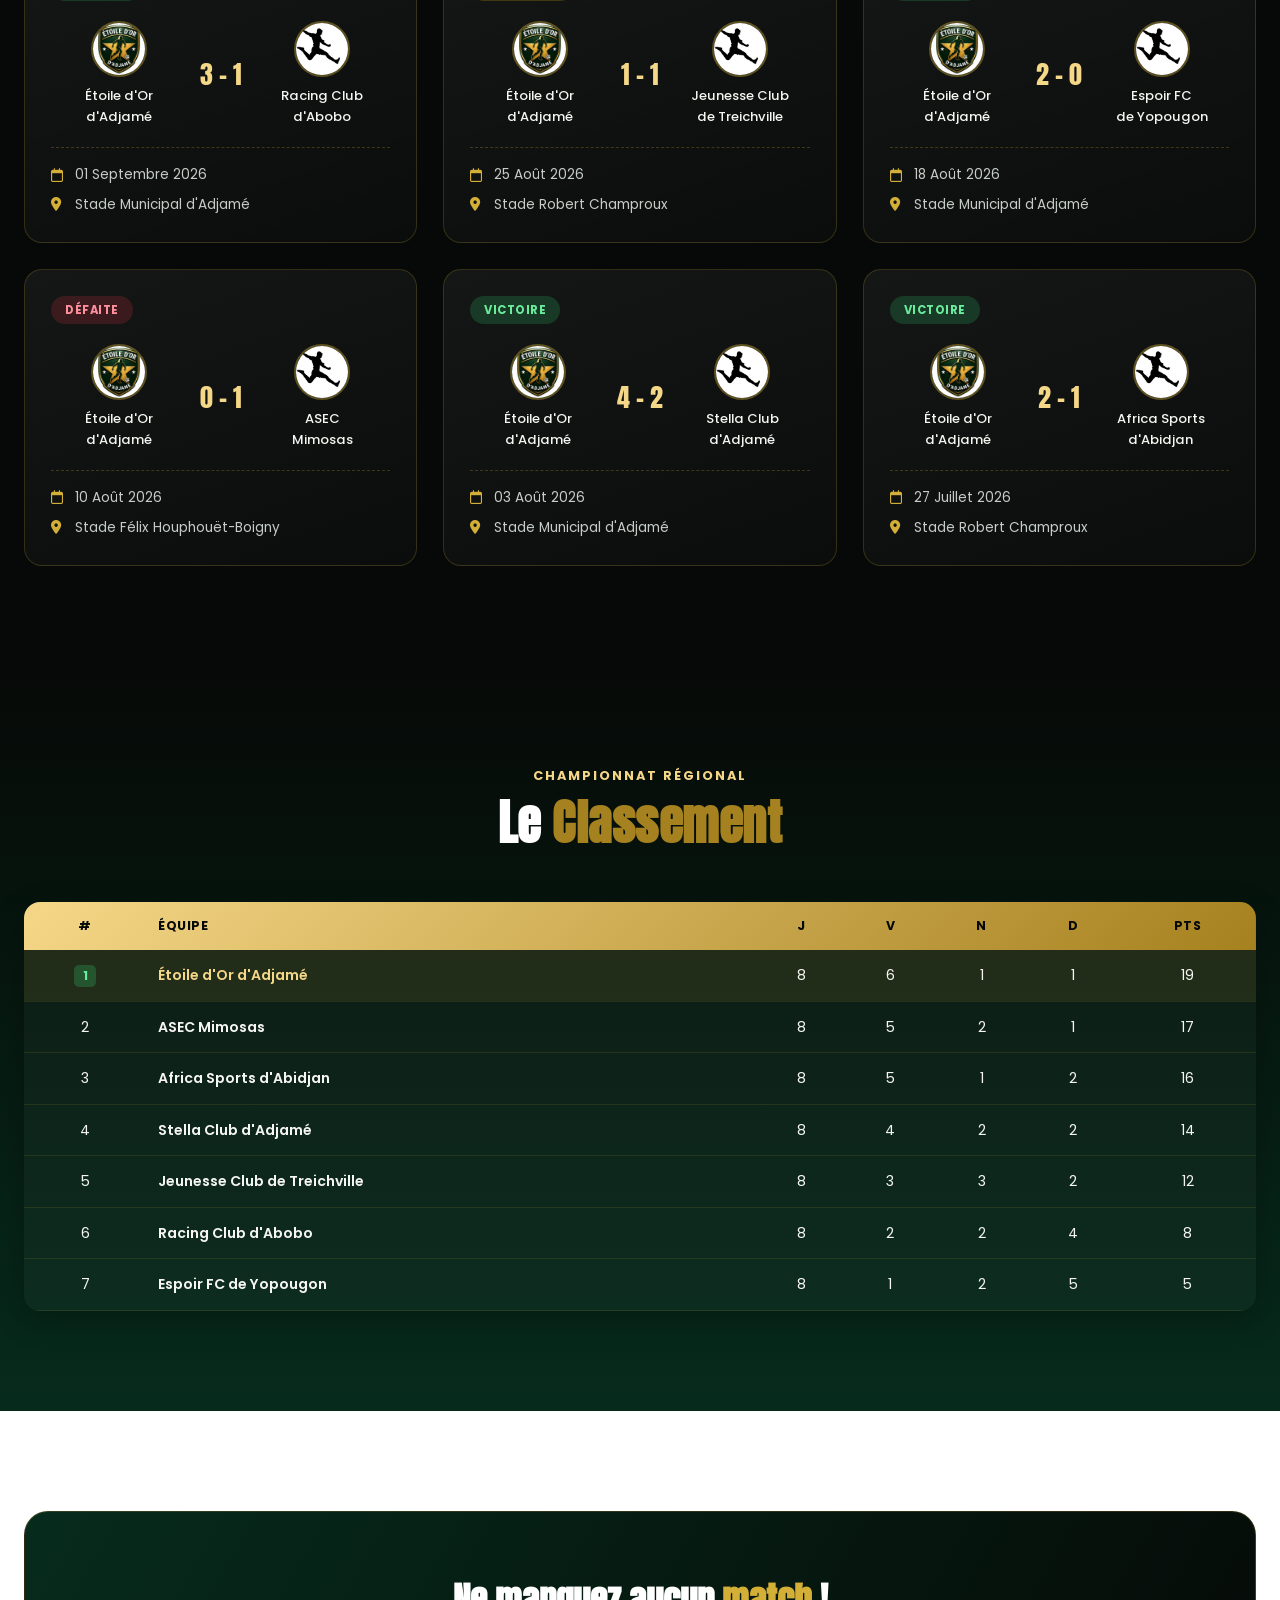
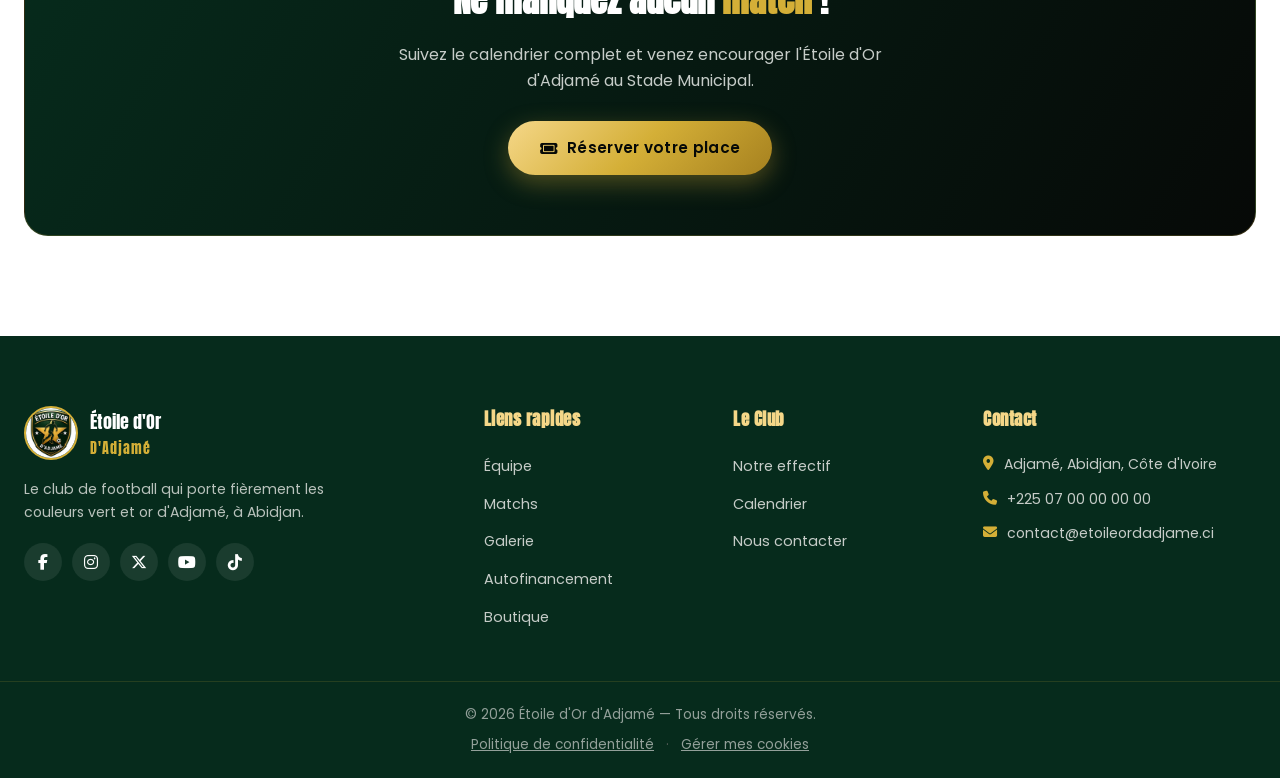
<file: matchs.html>
<!DOCTYPE html>
<html lang="fr">
<head>
<meta charset="UTF-8">
<meta name="viewport" content="width=device-width, initial-scale=1.0">
<title>Matchs & Résultats — Étoile d'Or d'Adjamé</title>
<meta name="description" content="Calendrier des matchs, derniers résultats et classement du club Étoile d'Or d'Adjamé.">

<link rel="preconnect" href="https://fonts.googleapis.com">
<link href="https://fonts.googleapis.com/css2?family=Anton&family=Poppins:wght@300;400;500;600;700;800;900&display=swap" rel="stylesheet">
<link rel="stylesheet" href="https://cdn.jsdelivr.net/npm/@fortawesome/fontawesome-free@6.4.0/css/all.min.css">
<link rel="stylesheet" href="https://cdn.jsdelivr.net/npm/aos@2.3.1/dist/aos.css">

<link rel="stylesheet" href="css/style.css">
<link rel="stylesheet" href="css/pages.css">
<link rel="icon" href="images/logo.jpg" type="image/jpeg">
</head>
<body>

<div id="preloader">
  <div class="loader-badge"><img src="images/logo.jpg" alt="Étoile d'Or d'Adjamé"></div>
</div>

<header id="main-header">
  <nav class="navbar" id="navbar">
    <div class="nav-container">
      <a href="index.html" class="nav-logo">
        <img src="images/logo.jpg" alt="Logo Étoile d'Or d'Adjamé">
        <div class="nav-logo-text"><span class="nav-title">Étoile d'Or</span><span class="nav-subtitle">D'Adjamé</span></div>
      </a>
      <ul class="nav-menu" id="nav-menu">
        <li><a href="index.html" class="nav-link">Accueil</a></li>
        <li><a href="club.html" class="nav-link">Le Club</a></li>
        <li><a href="equipe.html" class="nav-link">Équipe</a></li>
        <li><a href="matchs.html" class="nav-link page-active">Matchs</a></li>
        <li><a href="actualites.html" class="nav-link">Actualités</a></li>
        <li><a href="galerie.html" class="nav-link">Galerie</a></li>
        <li class="nav-item-dropdown">
          <span class="nav-link dropdown-toggle">Plus <i class="fa-solid fa-chevron-down"></i></span>
          <div class="dropdown-menu">
            <a href="autofinancement.html" class="dropdown-link"><i class="fa-solid fa-coins"></i> Autofinancement</a>
            <a href="boutique.html" class="dropdown-link"><i class="fa-solid fa-shirt"></i> Boutique</a>
            <a href="evenements.html" class="dropdown-link"><i class="fa-solid fa-calendar-days"></i> Événements</a>
            <a href="index.html#sponsors" class="dropdown-link"><i class="fa-solid fa-handshake"></i> Sponsors</a>
          </div>
        </li>
        <li><a href="index.html#contact" class="nav-link nav-cta">Contact</a></li>
      </ul>
      <button class="hamburger" id="hamburger" aria-label="Menu mobile"><span></span><span></span><span></span></button>
    </div>
  </nav>
</header>

<!-- ============ PAGE BANNER ============ -->
<section class="page-banner">
  <div class="page-banner-bg"><img src="images/match-tackle.jpg" alt="Action de match"></div>
  <div class="page-banner-overlay"></div>
  <div class="page-banner-content">
    <p class="page-banner-kicker">Saison 2026</p>
    <h1 class="page-banner-title">Matchs &amp; <span>Résultats</span></h1>
    <div class="breadcrumb"><a href="index.html">Accueil</a> <i class="fa-solid fa-chevron-right"></i> <span>Matchs</span></div>
  </div>
</section>

<!-- ============ CALENDRIER COMPLET ============ -->
<section class="matches-section">
  <div class="section-container">
    <div class="section-header" data-aos="fade-up">
      <p class="section-kicker center">Calendrier</p>
      <h2 class="section-title center">Prochaines <span>Rencontres</span></h2>
      <p class="section-desc center">Retrouvez l'ensemble du calendrier de l'Étoile d'Or d'Adjamé pour cette saison.</p>
    </div>

    <div class="fixtures-list" data-aos="fade-up">
      <div class="fixture-row">
        <div class="fixture-date"><span class="day">15</span><span class="month">Sept.</span></div>
        <div class="fixture-team"><img src="images/logo.jpg" alt="ÉOA"> Étoile d'Or d'Adjamé</div>
        <div class="fixture-vs">VS</div>
        <div class="fixture-team right">ASEC Mimosas <img src="images/opponent-logo.jpg" alt="Adversaire"></div>
        <div class="fixture-meta"><span>16h00</span><span>Stade Municipal d'Adjamé</span></div>
      </div>
      <div class="fixture-row">
        <div class="fixture-date"><span class="day">22</span><span class="month">Sept.</span></div>
        <div class="fixture-team"><img src="images/logo.jpg" alt="ÉOA"> Étoile d'Or d'Adjamé</div>
        <div class="fixture-vs">VS</div>
        <div class="fixture-team right">Africa Sports d'Abidjan <img src="images/opponent-logo.jpg" alt="Adversaire"></div>
        <div class="fixture-meta"><span>15h30</span><span>Stade Robert Champroux</span></div>
      </div>
      <div class="fixture-row">
        <div class="fixture-date"><span class="day">29</span><span class="month">Sept.</span></div>
        <div class="fixture-team"><img src="images/logo.jpg" alt="ÉOA"> Étoile d'Or d'Adjamé</div>
        <div class="fixture-vs">VS</div>
        <div class="fixture-team right">Stella Club d'Adjamé <img src="images/opponent-logo.jpg" alt="Adversaire"></div>
        <div class="fixture-meta"><span>17h00</span><span>Stade Municipal d'Adjamé</span></div>
      </div>
      <div class="fixture-row">
        <div class="fixture-date"><span class="day">06</span><span class="month">Oct.</span></div>
        <div class="fixture-team"><img src="images/logo.jpg" alt="ÉOA"> Étoile d'Or d'Adjamé</div>
        <div class="fixture-vs">VS</div>
        <div class="fixture-team right">Jeunesse Club de Treichville <img src="images/opponent-logo.jpg" alt="Adversaire"></div>
        <div class="fixture-meta"><span>16h00</span><span>Stade Municipal d'Adjamé</span></div>
      </div>
      <div class="fixture-row">
        <div class="fixture-date"><span class="day">13</span><span class="month">Oct.</span></div>
        <div class="fixture-team"><img src="images/logo.jpg" alt="ÉOA"> Étoile d'Or d'Adjamé</div>
        <div class="fixture-vs">VS</div>
        <div class="fixture-team right">Racing Club d'Abobo <img src="images/opponent-logo.jpg" alt="Adversaire"></div>
        <div class="fixture-meta"><span>15h00</span><span>Stade Robert Champroux</span></div>
      </div>
    </div>
  </div>
</section>

<!-- ============ DERNIERS RESULTATS ============ -->
<section class="matches-section" style="background: var(--black); padding-top: 40px;">
  <div class="section-container">
    <div class="section-header" data-aos="fade-up">
      <p class="section-kicker center">Historique</p>
      <h2 class="section-title center">Derniers <span>Résultats</span></h2>
    </div>

    <div class="matches-grid" style="display: grid; grid-template-columns: repeat(3, 1fr); gap: 26px;">
      <div class="match-card result-card" data-aos="fade-up" data-aos-delay="0">
        <span class="match-tag win">Victoire</span>
        <div class="match-teams">
          <div class="match-team"><img src="images/logo.jpg" alt="ÉOA"><p>Étoile d'Or<br>d'Adjamé</p></div>
          <div class="match-score">3 - 1</div>
          <div class="match-team"><img src="images/opponent-logo.jpg" alt="Adversaire"><p>Racing Club<br>d'Abobo</p></div>
        </div>
        <div class="match-details">
          <span><i class="fa-regular fa-calendar"></i> 01 Septembre 2026</span>
          <span><i class="fa-solid fa-location-dot"></i> Stade Municipal d'Adjamé</span>
        </div>
      </div>
      <div class="match-card result-card" data-aos="fade-up" data-aos-delay="150">
        <span class="match-tag draw">Match Nul</span>
        <div class="match-teams">
          <div class="match-team"><img src="images/logo.jpg" alt="ÉOA"><p>Étoile d'Or<br>d'Adjamé</p></div>
          <div class="match-score">1 - 1</div>
          <div class="match-team"><img src="images/opponent-logo.jpg" alt="Adversaire"><p>Jeunesse Club<br>de Treichville</p></div>
        </div>
        <div class="match-details">
          <span><i class="fa-regular fa-calendar"></i> 25 Août 2026</span>
          <span><i class="fa-solid fa-location-dot"></i> Stade Robert Champroux</span>
        </div>
      </div>
      <div class="match-card result-card" data-aos="fade-up" data-aos-delay="300">
        <span class="match-tag win">Victoire</span>
        <div class="match-teams">
          <div class="match-team"><img src="images/logo.jpg" alt="ÉOA"><p>Étoile d'Or<br>d'Adjamé</p></div>
          <div class="match-score">2 - 0</div>
          <div class="match-team"><img src="images/opponent-logo.jpg" alt="Adversaire"><p>Espoir FC<br>de Yopougon</p></div>
        </div>
        <div class="match-details">
          <span><i class="fa-regular fa-calendar"></i> 18 Août 2026</span>
          <span><i class="fa-solid fa-location-dot"></i> Stade Municipal d'Adjamé</span>
        </div>
      </div>
      <div class="match-card result-card" data-aos="fade-up" data-aos-delay="0">
        <span class="match-tag loss">Défaite</span>
        <div class="match-teams">
          <div class="match-team"><img src="images/logo.jpg" alt="ÉOA"><p>Étoile d'Or<br>d'Adjamé</p></div>
          <div class="match-score">0 - 1</div>
          <div class="match-team"><img src="images/opponent-logo.jpg" alt="Adversaire"><p>ASEC<br>Mimosas</p></div>
        </div>
        <div class="match-details">
          <span><i class="fa-regular fa-calendar"></i> 10 Août 2026</span>
          <span><i class="fa-solid fa-location-dot"></i> Stade Félix Houphouët-Boigny</span>
        </div>
      </div>
      <div class="match-card result-card" data-aos="fade-up" data-aos-delay="150">
        <span class="match-tag win">Victoire</span>
        <div class="match-teams">
          <div class="match-team"><img src="images/logo.jpg" alt="ÉOA"><p>Étoile d'Or<br>d'Adjamé</p></div>
          <div class="match-score">4 - 2</div>
          <div class="match-team"><img src="images/opponent-logo.jpg" alt="Adversaire"><p>Stella Club<br>d'Adjamé</p></div>
        </div>
        <div class="match-details">
          <span><i class="fa-regular fa-calendar"></i> 03 Août 2026</span>
          <span><i class="fa-solid fa-location-dot"></i> Stade Municipal d'Adjamé</span>
        </div>
      </div>
      <div class="match-card result-card" data-aos="fade-up" data-aos-delay="300">
        <span class="match-tag win">Victoire</span>
        <div class="match-teams">
          <div class="match-team"><img src="images/logo.jpg" alt="ÉOA"><p>Étoile d'Or<br>d'Adjamé</p></div>
          <div class="match-score">2 - 1</div>
          <div class="match-team"><img src="images/opponent-logo.jpg" alt="Adversaire"><p>Africa Sports<br>d'Abidjan</p></div>
        </div>
        <div class="match-details">
          <span><i class="fa-regular fa-calendar"></i> 27 Juillet 2026</span>
          <span><i class="fa-solid fa-location-dot"></i> Stade Robert Champroux</span>
        </div>
      </div>
    </div>
  </div>
</section>

<!-- ============ CLASSEMENT ============ -->
<section style="background: linear-gradient(180deg, var(--black), var(--green-dark)); color: var(--white);">
  <div class="section-container">
    <div class="section-header" data-aos="fade-up">
      <p class="section-kicker center" style="color: var(--gold-light);">Championnat régional</p>
      <h2 class="section-title center" style="color: var(--white);">Le <span>Classement</span></h2>
    </div>

    <div class="standings-wrap" data-aos="fade-up">
      <table class="standings-table">
        <thead>
          <tr><th>#</th><th>Équipe</th><th>J</th><th>V</th><th>N</th><th>D</th><th>Pts</th></tr>
        </thead>
        <tbody>
          <tr class="highlight"><td><span class="pos-badge up">1</span></td><td>Étoile d'Or d'Adjamé</td><td>8</td><td>6</td><td>1</td><td>1</td><td>19</td></tr>
          <tr><td>2</td><td>ASEC Mimosas</td><td>8</td><td>5</td><td>2</td><td>1</td><td>17</td></tr>
          <tr><td>3</td><td>Africa Sports d'Abidjan</td><td>8</td><td>5</td><td>1</td><td>2</td><td>16</td></tr>
          <tr><td>4</td><td>Stella Club d'Adjamé</td><td>8</td><td>4</td><td>2</td><td>2</td><td>14</td></tr>
          <tr><td>5</td><td>Jeunesse Club de Treichville</td><td>8</td><td>3</td><td>3</td><td>2</td><td>12</td></tr>
          <tr><td>6</td><td>Racing Club d'Abobo</td><td>8</td><td>2</td><td>2</td><td>4</td><td>8</td></tr>
          <tr><td>7</td><td>Espoir FC de Yopougon</td><td>8</td><td>1</td><td>2</td><td>5</td><td>5</td></tr>
        </tbody>
      </table>
    </div>
  </div>
</section>

<!-- ============ CTA ============ -->
<section style="background: var(--white);">
  <div class="section-container">
    <div class="cta-banner" data-aos="zoom-in">
      <h3>Ne manquez aucun <span>match</span> !</h3>
      <p>Suivez le calendrier complet et venez encourager l'Étoile d'Or d'Adjamé au Stade Municipal.</p>
      <a href="index.html#contact" class="btn btn-gold"><i class="fa-solid fa-ticket"></i> Réserver votre place</a>
    </div>
  </div>
</section>

<footer class="site-footer">
  <div class="footer-top">
    <div class="section-container footer-grid">
      <div class="footer-col footer-brand">
        <a href="index.html" class="footer-logo">
          <img src="images/logo.jpg" alt="Logo Étoile d'Or d'Adjamé">
          <div><span class="footer-title">Étoile d'Or</span><span class="footer-subtitle">D'Adjamé</span></div>
        </a>
        <p class="footer-desc">Le club de football qui porte fièrement les couleurs vert et or d'Adjamé, à Abidjan.</p>
        <div class="footer-socials">
          <a href="#"><i class="fa-brands fa-facebook-f"></i></a>
          <a href="#"><i class="fa-brands fa-instagram"></i></a>
          <a href="#"><i class="fa-brands fa-x-twitter"></i></a>
          <a href="#"><i class="fa-brands fa-youtube"></i></a>
          <a href="#"><i class="fa-brands fa-tiktok"></i></a>
        </div>
      </div>
      <div class="footer-col">
        <h4>Liens rapides</h4>
        <ul>
          <li><a href="equipe.html">Équipe</a></li>
          <li><a href="matchs.html">Matchs</a></li>
          <li><a href="galerie.html">Galerie</a></li>
          <li><a href="autofinancement.html">Autofinancement</a></li>
          <li><a href="boutique.html">Boutique</a></li>
        </ul>
      </div>
      <div class="footer-col">
        <h4>Le Club</h4>
        <ul>
          <li><a href="equipe.html">Notre effectif</a></li>
          <li><a href="matchs.html">Calendrier</a></li>
          <li><a href="index.html#contact">Nous contacter</a></li>
        </ul>
      </div>
      <div class="footer-col">
        <h4>Contact</h4>
        <ul class="footer-contact">
          <li><i class="fa-solid fa-location-dot"></i> Adjamé, Abidjan, Côte d'Ivoire</li>
          <li><i class="fa-solid fa-phone"></i> +225 07 00 00 00 00</li>
          <li><i class="fa-solid fa-envelope"></i> contact@etoileordadjame.ci</li>
        </ul>
      </div>
    </div>
  </div>
  <div class="footer-bottom">
    <div class="section-container footer-bottom-inner">
      <p>&copy; 2026 Étoile d'Or d'Adjamé — Tous droits réservés.</p>
      <p class="footer-legal-links">
        <a href="confidentialite.html">Politique de confidentialité</a>
        <span>·</span>
        <a href="#" class="footer-cookie-settings">Gérer mes cookies</a>
      </p>
    </div>
  </div>
</footer>

<!-- ============ BANDEAU COOKIES ============ -->
<div id="cookie-banner">
  <div class="cookie-banner-inner">
    <p class="cookie-banner-text">
      <i class="fa-solid fa-cookie-bite"></i>
      Nous utilisons des cookies strictement nécessaires au fonctionnement du site, ainsi que des cookies optionnels de mesure d'audience (actuellement inactifs). <strong>Vous choisissez</strong> ce que vous acceptez. En savoir plus dans notre <a href="confidentialite.html">politique de confidentialité</a>.
    </p>
    <div class="cookie-banner-actions">
      <button class="cookie-btn cookie-btn-necessary" id="cookie-necessary-only" type="button">Essentiels uniquement</button>
      <button class="cookie-btn cookie-btn-accept" id="cookie-accept-all" type="button">Tout accepter</button>
    </div>
  </div>
</div>

<!-- ============ MODALE PREFERENCES COOKIES ============ -->
<div id="cookie-modal">
  <div class="cookie-modal-box">
    <div class="cookie-modal-close" id="cookie-modal-close"><i class="fa-solid fa-xmark"></i></div>
    <h3>Préférences de cookies</h3>
    <p>Gérez ici les cookies utilisés sur le site de l'Étoile d'Or d'Adjamé. Les cookies strictement nécessaires ne peuvent pas être désactivés.</p>
    <div class="cookie-pref-row">
      <div class="cookie-pref-info">
        <h4>Cookies strictement nécessaires</h4>
        <p>Indispensables au fonctionnement du site (mémorisation de votre choix de consentement).</p>
      </div>
      <label class="cookie-switch"><input type="checkbox" checked disabled><span class="slider"></span></label>
    </div>
    <div class="cookie-pref-row">
      <div class="cookie-pref-info">
        <h4>Cookies de mesure d'audience</h4>
        <p>Nous aident à comprendre la fréquentation du site (actuellement aucun outil n'est déployé).</p>
      </div>
      <label class="cookie-switch"><input type="checkbox" id="cookie-analytics-toggle"><span class="slider"></span></label>
    </div>
    <button class="btn btn-gold cookie-modal-save" id="cookie-modal-save" type="button"><i class="fa-solid fa-check"></i> Enregistrer mes préférences</button>
  </div>
</div>

<a href="#" class="back-to-top" id="back-to-top" aria-label="Retour en haut"><i class="fa-solid fa-arrow-up"></i></a>

<script src="https://cdn.jsdelivr.net/npm/aos@2.3.1/dist/aos.js"></script>
<script src="js/main.js"></script>
<script src="js/pages.js"></script>
<script src="js/cookies.js"></script>
</body>
</html>
</file>
<file: css/style.css>
/* ==========================================================================
   ÉTOILE D'OR D'ADJAMÉ — STYLESHEET
   ========================================================================== */

:root {
  --green-dark: #062b1c;
  --green-deep: #0a3d26;
  --green-main: #0e5c37;
  --green-light: #146a44;
  --gold: #d4af37;
  --gold-light: #f5d788;
  --gold-dark: #a6811f;
  --black: #060907;
  --white: #ffffff;
  --off-white: #f5f6f2;
  --gray: #9aa39c;
  --font-title: 'Anton', sans-serif;
  --font-body: 'Poppins', sans-serif;
  --shadow-lg: 0 25px 50px -12px rgba(0,0,0,0.5);
  --transition: all 0.35s cubic-bezier(.4,0,.2,1);
}

* { margin: 0; padding: 0; box-sizing: border-box; }

html { scroll-behavior: smooth; }

body {
  font-family: var(--font-body);
  background: var(--off-white);
  color: var(--black);
  overflow-x: hidden;
  line-height: 1.6;
}

img { max-width: 100%; display: block; }

a { text-decoration: none; color: inherit; }

ul { list-style: none; }

.section-container {
  max-width: 1280px;
  margin: 0 auto;
  padding: 0 24px;
}

/* ============ SCROLLBAR ============ */
::-webkit-scrollbar { width: 10px; }
::-webkit-scrollbar-track { background: var(--green-dark); }
::-webkit-scrollbar-thumb { background: var(--gold); border-radius: 10px; }

/* ============ PRELOADER ============ */
#preloader {
  position: fixed;
  inset: 0;
  background: radial-gradient(circle at center, var(--green-deep), var(--black));
  z-index: 9999;
  display: flex;
  align-items: center;
  justify-content: center;
  transition: opacity 0.6s ease, visibility 0.6s ease;
}
#preloader.hidden { opacity: 0; visibility: hidden; }
.loader-badge {
  width: 110px;
  height: 110px;
  border-radius: 50%;
  overflow: hidden;
  border: 3px solid var(--gold);
  animation: pulse-loader 1.2s ease-in-out infinite;
  box-shadow: 0 0 40px rgba(212,175,55,0.5);
}
.loader-badge img { width: 100%; height: 100%; object-fit: cover; }
@keyframes pulse-loader {
  0%, 100% { transform: scale(1); }
  50% { transform: scale(1.08); }
}

/* ============ BUTTONS ============ */
.btn {
  display: inline-flex;
  align-items: center;
  gap: 10px;
  padding: 15px 32px;
  border-radius: 50px;
  font-weight: 600;
  font-size: 0.95rem;
  letter-spacing: 0.3px;
  border: none;
  cursor: pointer;
  transition: var(--transition);
  position: relative;
  overflow: hidden;
}
.btn-gold {
  background: linear-gradient(135deg, var(--gold-light), var(--gold) 50%, var(--gold-dark));
  color: var(--black);
  box-shadow: 0 8px 25px rgba(212,175,55,0.35);
}
.btn-gold::before {
  content: '';
  position: absolute;
  top: 0; left: -100%;
  width: 100%; height: 100%;
  background: linear-gradient(120deg, transparent, rgba(255,255,255,0.5), transparent);
  transition: left 0.5s;
}
.btn-gold:hover::before { left: 100%; }
.btn-gold:hover {
  transform: translateY(-3px);
  box-shadow: 0 15px 35px rgba(212,175,55,0.55);
}
.btn-outline-green {
  background: rgba(14,92,55,0.25);
  color: var(--white);
  border: 2px solid var(--green-light);
  backdrop-filter: blur(6px);
}
.btn-outline-green:hover {
  background: var(--green-main);
  border-color: var(--gold);
  transform: translateY(-3px);
}
.btn-full { width: 100%; justify-content: center; }

/* ============ NAVBAR ============ */
#main-header { position: fixed; top: 0; left: 0; right: 0; z-index: 1000; }
.navbar {
  padding: 18px 0;
  transition: var(--transition);
  background: transparent;
}
.navbar.scrolled {
  background: rgba(6,43,28,0.95);
  backdrop-filter: blur(10px);
  padding: 12px 0;
  box-shadow: 0 5px 25px rgba(0,0,0,0.3);
  border-bottom: 1px solid rgba(212,175,55,0.2);
}
.nav-container {
  max-width: 1320px;
  margin: 0 auto;
  padding: 0 24px;
  display: flex;
  align-items: center;
  justify-content: space-between;
}
.nav-logo { display: flex; align-items: center; gap: 12px; }
.nav-logo img {
  width: 48px; height: 48px; border-radius: 50%;
  border: 2px solid var(--gold);
  object-fit: cover;
  transition: var(--transition);
}
.nav-logo-text { display: flex; flex-direction: column; line-height: 1.1; }
.nav-title { font-family: var(--font-title); color: var(--white); font-size: 1.05rem; letter-spacing: 0.5px; }
.nav-subtitle { font-family: var(--font-title); color: var(--gold); font-size: 0.85rem; letter-spacing: 1px; }

.nav-menu { display: flex; align-items: center; gap: 8px; }
.nav-link {
  color: var(--white);
  font-weight: 500;
  font-size: 0.92rem;
  padding: 10px 16px;
  border-radius: 30px;
  position: relative;
  transition: var(--transition);
}
.nav-link:hover, .nav-link.active { color: var(--gold); }
.nav-cta {
  background: linear-gradient(135deg, var(--gold-light), var(--gold-dark));
  color: var(--black) !important;
  font-weight: 600;
}
.nav-cta:hover { transform: translateY(-2px); box-shadow: 0 8px 20px rgba(212,175,55,0.4); }

.hamburger {
  display: none;
  flex-direction: column;
  gap: 5px;
  background: none;
  border: none;
  cursor: pointer;
  z-index: 1100;
  padding: 8px;
}
.hamburger span {
  width: 28px; height: 3px;
  background: var(--gold);
  border-radius: 3px;
  transition: var(--transition);
}
.hamburger.active span:nth-child(1) { transform: translateY(8px) rotate(45deg); }
.hamburger.active span:nth-child(2) { opacity: 0; }
.hamburger.active span:nth-child(3) { transform: translateY(-8px) rotate(-45deg); }

/* ============ NAV DROPDOWN "PLUS" ============ */
.nav-item-dropdown { position: relative; }
.dropdown-toggle {
  display: inline-flex;
  align-items: center;
  gap: 6px;
  cursor: pointer;
}
.dropdown-toggle i.fa-chevron-down { font-size: 0.62rem; transition: transform 0.3s; }
.nav-item-dropdown:hover .dropdown-toggle i.fa-chevron-down,
.nav-item-dropdown.open .dropdown-toggle i.fa-chevron-down { transform: rotate(180deg); }
.dropdown-menu {
  position: absolute;
  top: 120%;
  left: 50%;
  transform: translateX(-50%) translateY(10px);
  background: linear-gradient(180deg, var(--green-dark), var(--black));
  border: 1px solid rgba(212,175,55,0.25);
  border-radius: 14px;
  padding: 10px;
  min-width: 230px;
  box-shadow: 0 20px 45px rgba(0,0,0,0.35);
  opacity: 0;
  visibility: hidden;
  transition: var(--transition);
  z-index: 1200;
}
.nav-item-dropdown:hover .dropdown-menu,
.nav-item-dropdown.open .dropdown-menu {
  opacity: 1;
  visibility: visible;
  transform: translateX(-50%) translateY(0);
}
.dropdown-link {
  display: flex;
  align-items: center;
  gap: 12px;
  padding: 11px 14px;
  border-radius: 9px;
  color: var(--white) !important;
  font-size: 0.86rem;
  font-weight: 500;
  transition: var(--transition);
}
.dropdown-link i { color: var(--gold); width: 18px; text-align: center; }
.dropdown-link:hover { background: rgba(212,175,55,0.14); color: var(--gold-light) !important; padding-left: 18px; }

/* ============ HERO ============ */
.hero-section {
  position: relative;
  min-height: 100vh;
  display: flex;
  align-items: center;
  justify-content: center;
  overflow: hidden;
}
.hero-bg { position: absolute; inset: 0; z-index: 0; }
.hero-bg img { width: 100%; height: 100%; object-fit: cover; }
.hero-overlay {
  position: absolute; inset: 0; z-index: 1;
  background: linear-gradient(180deg, rgba(6,43,28,0.75) 0%, rgba(6,9,7,0.85) 55%, rgba(6,43,28,0.95) 100%);
}
.hero-particles {
  position: absolute; inset: 0; z-index: 1;
  background: radial-gradient(circle at 20% 30%, rgba(212,175,55,0.12), transparent 40%),
              radial-gradient(circle at 80% 70%, rgba(212,175,55,0.10), transparent 40%);
}
.hero-content {
  position: relative;
  z-index: 2;
  text-align: center;
  color: var(--white);
  max-width: 900px;
  padding: 0 24px;
}
.hero-logo {
  width: 130px; height: 130px;
  margin: 0 auto 24px;
  border-radius: 50%;
  overflow: hidden;
  border: 4px solid var(--gold);
  box-shadow: 0 0 50px rgba(212,175,55,0.5);
}
.hero-logo img { width: 100%; height: 100%; object-fit: cover; }
.hero-kicker {
  color: var(--gold-light);
  font-weight: 600;
  letter-spacing: 2px;
  text-transform: uppercase;
  font-size: 0.85rem;
  margin-bottom: 16px;
}
.hero-title {
  font-family: var(--font-title);
  font-size: clamp(2.4rem, 7vw, 5.2rem);
  letter-spacing: 2px;
  color: var(--white);
  text-shadow: 0 5px 25px rgba(0,0,0,0.5);
  line-height: 1.05;
}
.hero-title span { color: var(--gold); display: block; }
.hero-subtitle {
  font-size: clamp(1rem, 2vw, 1.35rem);
  color: var(--off-white);
  margin: 20px 0 36px;
  font-weight: 300;
  letter-spacing: 0.5px;
}
.hero-buttons { display: flex; gap: 20px; justify-content: center; flex-wrap: wrap; }

.scroll-down {
  position: absolute;
  bottom: 32px; left: 50%;
  transform: translateX(-50%);
  color: var(--gold);
  font-size: 1.5rem;
  z-index: 2;
  animation: bounce-down 2s infinite;
}
@keyframes bounce-down {
  0%, 100% { transform: translate(-50%, 0); }
  50% { transform: translate(-50%, 10px); }
}

/* ============ SECTION HEADERS ============ */
.section-kicker {
  color: var(--gold-dark);
  font-weight: 700;
  letter-spacing: 2px;
  text-transform: uppercase;
  font-size: 0.8rem;
  margin-bottom: 10px;
}
.section-title {
  font-family: var(--font-title);
  font-size: clamp(1.9rem, 4vw, 3rem);
  color: var(--green-dark);
  letter-spacing: 0.5px;
  line-height: 1.15;
}
.section-title span { color: var(--gold-dark); }
.section-desc { color: #5a5f5c; font-size: 1rem; max-width: 600px; margin-top: 14px; }
.center { text-align: center; margin-left: auto; margin-right: auto; }
.section-header { margin-bottom: 50px; }

section { padding: 100px 0; position: relative; }

/* ============ ABOUT ============ */
.about-section { background: var(--white); }
.about-grid {
  display: grid;
  grid-template-columns: 1fr 1fr;
  gap: 70px;
  align-items: center;
}
.about-image { position: relative; border-radius: 20px; overflow: hidden; box-shadow: var(--shadow-lg); }
.about-image img { width: 100%; height: 480px; object-fit: cover; transition: transform 0.6s ease; }
.about-image:hover img { transform: scale(1.06); }
.about-image-badge {
  position: absolute;
  bottom: -20px; right: -20px;
  width: 100px; height: 100px;
  border-radius: 50%;
  background: var(--white);
  border: 4px solid var(--gold);
  padding: 8px;
  box-shadow: var(--shadow-lg);
}
.about-image-badge img { border-radius: 50%; }

.about-paragraph { color: #4a4f4c; margin-bottom: 18px; font-size: 1rem; }

.about-stats {
  display: grid;
  grid-template-columns: repeat(4, 1fr);
  gap: 16px;
  margin-top: 34px;
}
.stat-box {
  background: linear-gradient(145deg, var(--green-dark), var(--green-deep));
  border-radius: 16px;
  padding: 22px 10px;
  text-align: center;
  color: var(--white);
  border: 1px solid rgba(212,175,55,0.25);
  transition: var(--transition);
}
.stat-box:hover { transform: translateY(-6px); border-color: var(--gold); }
.stat-icon { color: var(--gold); font-size: 1.5rem; margin-bottom: 8px; display: block; }
.stat-number {
  display: block;
  font-family: var(--font-title);
  font-size: 1.9rem;
  color: var(--gold-light);
}
.stat-label { display: block; font-size: 0.72rem; color: var(--gray); margin-top: 4px; text-transform: uppercase; letter-spacing: 0.5px; }

/* ============ TEAM ============ */
.team-section { background: var(--off-white); }
.team-grid {
  display: grid;
  grid-template-columns: repeat(3, 1fr);
  gap: 30px;
}
.player-card {
  background: var(--white);
  border-radius: 18px;
  overflow: hidden;
  box-shadow: 0 10px 30px rgba(0,0,0,0.08);
  transition: var(--transition);
  position: relative;
}
.player-card:hover { transform: translateY(-10px); box-shadow: 0 25px 45px rgba(6,43,28,0.25); }
.player-photo { position: relative; height: 300px; overflow: hidden; background: var(--green-dark); }
.player-photo img { width: 100%; height: 100%; object-fit: cover; transition: transform 0.5s ease; filter: grayscale(15%); }
.player-card:hover .player-photo img { transform: scale(1.1); filter: grayscale(0%); }
.player-photo::after {
  content: '';
  position: absolute; inset: 0;
  background: linear-gradient(180deg, transparent 60%, rgba(6,43,28,0.85) 100%);
}
.player-number {
  position: absolute; top: 14px; right: 14px;
  width: 46px; height: 46px;
  background: linear-gradient(135deg, var(--gold-light), var(--gold-dark));
  color: var(--black);
  border-radius: 50%;
  display: flex; align-items: center; justify-content: center;
  font-family: var(--font-title);
  font-size: 1.2rem;
  z-index: 2;
  box-shadow: 0 5px 15px rgba(0,0,0,0.3);
}
.player-info { padding: 20px 22px 24px; text-align: center; }
.player-name { font-family: var(--font-title); font-size: 1.15rem; color: var(--green-dark); letter-spacing: 0.3px; }
.player-position { color: var(--gold-dark); font-weight: 600; font-size: 0.85rem; margin: 4px 0 14px; text-transform: uppercase; letter-spacing: 0.5px; }
.player-socials { display: flex; gap: 10px; justify-content: center; }
.player-socials a {
  width: 34px; height: 34px;
  border-radius: 50%;
  background: var(--off-white);
  color: var(--green-main);
  display: flex; align-items: center; justify-content: center;
  transition: var(--transition);
  font-size: 0.85rem;
}
.player-socials a:hover { background: var(--gold); color: var(--black); transform: translateY(-3px); }

/* ============ MATCHES ============ */
.matches-section { background: linear-gradient(180deg, var(--green-dark) 0%, var(--black) 100%); color: var(--white); }
.matches-section .section-title { color: var(--white); }
.matches-section .section-desc { color: #b9c2bc; }
.matches-section .section-kicker { color: var(--gold-light); }

.matches-tabs { display: flex; justify-content: center; gap: 14px; margin-bottom: 44px; }
.tab-btn {
  background: rgba(255,255,255,0.06);
  border: 1px solid rgba(212,175,55,0.3);
  color: var(--white);
  padding: 12px 28px;
  border-radius: 50px;
  font-weight: 600;
  cursor: pointer;
  transition: var(--transition);
}
.tab-btn.active, .tab-btn:hover {
  background: linear-gradient(135deg, var(--gold-light), var(--gold-dark));
  color: var(--black);
  border-color: transparent;
}
.tab-content { display: none; }
.tab-content.active { display: grid; }

.matches-grid { grid-template-columns: repeat(3, 1fr); gap: 26px; }
.match-card {
  background: linear-gradient(160deg, rgba(255,255,255,0.06), rgba(255,255,255,0.02));
  border: 1px solid rgba(212,175,55,0.2);
  border-radius: 18px;
  padding: 26px;
  position: relative;
  transition: var(--transition);
}
.match-card:hover { transform: translateY(-8px); border-color: var(--gold); box-shadow: 0 20px 40px rgba(212,175,55,0.15); }
.match-tag {
  display: inline-block;
  background: rgba(212,175,55,0.15);
  color: var(--gold-light);
  font-size: 0.72rem;
  font-weight: 700;
  padding: 5px 14px;
  border-radius: 20px;
  text-transform: uppercase;
  letter-spacing: 0.5px;
  margin-bottom: 20px;
}
.match-tag.win { background: rgba(46,204,113,0.2); color: #6bec9d; }
.match-tag.draw { background: rgba(255,193,7,0.2); color: #ffd76b; }
.match-teams { display: flex; align-items: center; justify-content: space-between; gap: 12px; margin-bottom: 20px; }
.match-team { text-align: center; flex: 1; }
.match-team img { width: 56px; height: 56px; border-radius: 50%; margin: 0 auto 8px; object-fit: cover; border: 2px solid rgba(212,175,55,0.4); }
.match-team p { font-size: 0.82rem; color: var(--off-white); font-weight: 500; }
.match-vs { font-family: var(--font-title); color: var(--gold); font-size: 1.1rem; }
.match-score { font-family: var(--font-title); color: var(--gold-light); font-size: 1.6rem; }
.match-details { display: flex; flex-direction: column; gap: 8px; border-top: 1px dashed rgba(212,175,55,0.25); padding-top: 16px; }
.match-details span { font-size: 0.85rem; color: #c6ccc8; display: flex; align-items: center; gap: 8px; }
.match-details i { color: var(--gold); width: 16px; }

/* ============ NEWS ============ */
.news-section { background: var(--white); }
.news-grid { display: grid; grid-template-columns: repeat(4, 1fr); gap: 26px; }
.news-card {
  background: var(--off-white);
  border-radius: 16px;
  overflow: hidden;
  transition: var(--transition);
  box-shadow: 0 8px 24px rgba(0,0,0,0.06);
}
.news-card:hover { transform: translateY(-8px); box-shadow: 0 20px 40px rgba(6,43,28,0.15); }
.news-image { position: relative; height: 180px; overflow: hidden; }
.news-image img { width: 100%; height: 100%; object-fit: cover; transition: transform 0.5s ease; }
.news-card:hover .news-image img { transform: scale(1.1); }
.news-date {
  position: absolute; top: 12px; left: 12px;
  background: var(--gold);
  color: var(--black);
  font-size: 0.72rem;
  font-weight: 700;
  padding: 5px 12px;
  border-radius: 20px;
}
.news-body { padding: 20px 22px 24px; }
.news-title { font-size: 1.05rem; color: var(--green-dark); margin-bottom: 10px; font-weight: 700; line-height: 1.3; }
.news-desc { font-size: 0.87rem; color: #63685f; margin-bottom: 16px; }
.news-link { color: var(--gold-dark); font-weight: 600; font-size: 0.87rem; display: inline-flex; align-items: center; gap: 6px; transition: var(--transition); }
.news-link:hover { gap: 12px; color: var(--green-main); }

/* ============ GALLERY ============ */
.gallery-section { background: var(--off-white); }
.gallery-filters { display: flex; justify-content: center; gap: 12px; margin-bottom: 40px; flex-wrap: wrap; }
.filter-btn {
  background: var(--white);
  border: 1px solid #e0e2dc;
  color: var(--green-dark);
  padding: 10px 24px;
  border-radius: 50px;
  font-weight: 600;
  font-size: 0.85rem;
  cursor: pointer;
  transition: var(--transition);
}
.filter-btn.active, .filter-btn:hover {
  background: linear-gradient(135deg, var(--green-main), var(--green-dark));
  color: var(--white);
  border-color: transparent;
}
.masonry-gallery {
  display: grid;
  grid-template-columns: repeat(4, 1fr);
  grid-auto-rows: 200px;
  gap: 18px;
}
.gallery-item {
  position: relative;
  border-radius: 14px;
  overflow: hidden;
  cursor: pointer;
  grid-row: span 1;
}
.gallery-item.span-tall { grid-row: span 2; }
.gallery-item.span-wide { grid-column: span 2; }
.gallery-item img { width: 100%; height: 100%; object-fit: cover; transition: transform 0.5s ease; }
.gallery-item:hover img { transform: scale(1.12); }
.gallery-overlay {
  position: absolute; inset: 0;
  background: rgba(6,43,28,0.6);
  display: flex; align-items: center; justify-content: center;
  color: var(--gold);
  font-size: 1.6rem;
  opacity: 0;
  transition: var(--transition);
}
.gallery-item:hover .gallery-overlay { opacity: 1; }
.gallery-item.hide { display: none; }

.lightbox {
  position: fixed; inset: 0;
  background: rgba(0,0,0,0.92);
  z-index: 3000;
  display: none;
  align-items: center;
  justify-content: center;
  padding: 40px;
}
.lightbox.active { display: flex; }
.lightbox img { max-width: 90%; max-height: 85vh; border-radius: 10px; box-shadow: 0 0 60px rgba(212,175,55,0.3); }
.lightbox-close {
  position: absolute; top: 28px; right: 40px;
  color: var(--gold);
  font-size: 2rem;
  cursor: pointer;
  z-index: 3001;
}

/* ============ SPONSORS ============ */
.sponsors-section { background: var(--white); }
.sponsors-grid {
  display: grid;
  grid-template-columns: repeat(6, 1fr);
  gap: 22px;
  margin-top: 10px;
}
.sponsor-card {
  background: var(--off-white);
  border: 1px solid #e5e7e0;
  border-radius: 16px;
  padding: 30px 16px;
  display: flex;
  flex-direction: column;
  align-items: center;
  justify-content: center;
  gap: 14px;
  text-align: center;
  filter: grayscale(100%);
  opacity: 0.75;
  transition: var(--transition);
}
.sponsor-card:hover {
  filter: grayscale(0%);
  opacity: 1;
  transform: translateY(-8px);
  border-color: var(--gold);
  box-shadow: 0 18px 35px rgba(6,43,28,0.12);
}
.sponsor-icon {
  font-size: 2.1rem;
  color: var(--green-main);
  transition: var(--transition);
}
.sponsor-card:hover .sponsor-icon { color: var(--gold-dark); transform: scale(1.1); }
.sponsor-name {
  font-weight: 700;
  font-size: 0.85rem;
  color: var(--green-dark);
  letter-spacing: 0.3px;
}
.sponsor-cta {
  margin-top: 46px;
  text-align: center;
}
.sponsor-cta p {
  color: #5a5f5c;
  font-size: 1rem;
  margin-bottom: 20px;
}

/* ============ VALUES ============ */
.values-section { background: linear-gradient(160deg, var(--black), var(--green-dark)); color: var(--white); }
.values-section .section-title { color: var(--white); }
.values-section .section-kicker { color: var(--gold-light); }
.values-section .section-desc { color: #b9c2bc; }
.values-grid { display: grid; grid-template-columns: repeat(4, 1fr); gap: 26px; }
.value-card {
  background: rgba(255,255,255,0.05);
  border: 1px solid rgba(212,175,55,0.2);
  border-radius: 18px;
  padding: 40px 26px;
  text-align: center;
  transition: var(--transition);
}
.value-card:hover {
  transform: translateY(-10px);
  background: rgba(212,175,55,0.08);
  border-color: var(--gold);
}
.value-icon {
  width: 76px; height: 76px;
  margin: 0 auto 22px;
  border-radius: 50%;
  background: linear-gradient(135deg, var(--gold-light), var(--gold-dark));
  display: flex; align-items: center; justify-content: center;
  font-size: 1.8rem;
  color: var(--black);
  transition: var(--transition);
}
.value-card:hover .value-icon { transform: rotate(360deg) scale(1.1); }
.value-card h3 { font-family: var(--font-title); font-size: 1.25rem; margin-bottom: 12px; letter-spacing: 0.5px; }
.value-card p { color: #c6ccc8; font-size: 0.9rem; }

/* ============ CONTACT ============ */
.contact-section { background: var(--white); }
.contact-grid { display: grid; grid-template-columns: 1.2fr 1fr; gap: 50px; }
.contact-form {
  background: var(--off-white);
  border-radius: 20px;
  padding: 40px;
  border: 1px solid #e5e7e0;
}
.form-row { display: grid; grid-template-columns: 1fr 1fr; gap: 18px; }
.form-group { margin-bottom: 18px; }
.form-group label { display: block; font-weight: 600; font-size: 0.85rem; color: var(--green-dark); margin-bottom: 8px; }
.form-group input, .form-group textarea {
  width: 100%;
  padding: 14px 16px;
  border: 1px solid #d8dbd3;
  border-radius: 10px;
  font-family: var(--font-body);
  font-size: 0.92rem;
  background: var(--white);
  transition: var(--transition);
  resize: vertical;
}
.form-group input:focus, .form-group textarea:focus {
  outline: none;
  border-color: var(--gold);
  box-shadow: 0 0 0 3px rgba(212,175,55,0.15);
}
.form-success { display: none; color: var(--green-main); font-weight: 600; margin-top: 14px; text-align: center; }
.form-success.show { display: block; }

.contact-info-wrap { display: flex; flex-direction: column; gap: 24px; }
.contact-info-card {
  background: linear-gradient(150deg, var(--green-dark), var(--black));
  border-radius: 20px;
  padding: 34px;
  color: var(--white);
  display: flex;
  flex-direction: column;
  gap: 22px;
}
.contact-info-item { display: flex; align-items: flex-start; gap: 16px; }
.contact-info-item i {
  width: 46px; height: 46px;
  background: rgba(212,175,55,0.15);
  color: var(--gold);
  border-radius: 12px;
  display: flex; align-items: center; justify-content: center;
  font-size: 1.1rem;
  flex-shrink: 0;
}
.contact-info-item h4 { font-size: 0.95rem; margin-bottom: 4px; color: var(--gold-light); }
.contact-info-item p { font-size: 0.88rem; color: #c6ccc8; }
.contact-map { border-radius: 20px; overflow: hidden; border: 1px solid #e5e7e0; }
.contact-map iframe { display: block; filter: saturate(0.9); }

/* ============ FOOTER ============ */
.site-footer { background: var(--green-dark); color: var(--white); }
.footer-top { padding: 70px 0 40px; border-bottom: 1px solid rgba(212,175,55,0.15); }
.footer-grid { display: grid; grid-template-columns: 2fr 1fr 1fr 1.3fr; gap: 40px; }
.footer-logo { display: flex; align-items: center; gap: 12px; margin-bottom: 18px; }
.footer-logo img { width: 54px; height: 54px; border-radius: 50%; border: 2px solid var(--gold); object-fit: cover; }
.footer-title { display: block; font-family: var(--font-title); font-size: 1.15rem; }
.footer-subtitle { display: block; font-family: var(--font-title); color: var(--gold); font-size: 0.9rem; letter-spacing: 1px; }
.footer-desc { color: #b9c2bc; font-size: 0.88rem; margin-bottom: 20px; max-width: 320px; }
.footer-socials { display: flex; gap: 10px; }
.footer-socials a {
  width: 38px; height: 38px;
  border-radius: 50%;
  background: rgba(255,255,255,0.08);
  display: flex; align-items: center; justify-content: center;
  transition: var(--transition);
}
.footer-socials a:hover { background: var(--gold); color: var(--black); transform: translateY(-4px); }
.footer-col h4 { font-family: var(--font-title); font-size: 1.05rem; margin-bottom: 20px; color: var(--gold-light); letter-spacing: 0.5px; }
.footer-col ul li { margin-bottom: 12px; }
.footer-col ul li a { color: #c6ccc8; font-size: 0.9rem; transition: var(--transition); }
.footer-col ul li a:hover { color: var(--gold); padding-left: 4px; }
.footer-contact li { display: flex; align-items: flex-start; gap: 10px; color: #c6ccc8; font-size: 0.88rem; margin-bottom: 14px; }
.footer-contact li i { color: var(--gold); margin-top: 3px; }
.footer-bottom { padding: 22px 0; }
.footer-bottom-inner { text-align: center; }
.footer-bottom p { color: #93a09a; font-size: 0.85rem; }
.footer-legal-links { margin-top: 8px; }
.footer-legal-links a { color: #93a09a; text-decoration: underline; transition: var(--transition); }
.footer-legal-links a:hover { color: var(--gold); }
.footer-legal-links span { margin: 0 8px; color: #5a615b; }

/* ============ BACK TO TOP ============ */
.back-to-top {
  position: fixed;
  bottom: 30px; right: 30px;
  width: 50px; height: 50px;
  background: linear-gradient(135deg, var(--gold-light), var(--gold-dark));
  color: var(--black);
  border-radius: 50%;
  display: flex; align-items: center; justify-content: center;
  box-shadow: 0 8px 25px rgba(212,175,55,0.4);
  z-index: 900;
  opacity: 0;
  visibility: hidden;
  transform: translateY(20px);
  transition: var(--transition);
}
.back-to-top.show { opacity: 1; visibility: visible; transform: translateY(0); }
.back-to-top:hover { transform: translateY(-5px) scale(1.05); }

/* ==========================================================================
   RESPONSIVE
   ========================================================================== */
@media (max-width: 1024px) {
  .about-grid { grid-template-columns: 1fr; gap: 40px; }
  .team-grid { grid-template-columns: repeat(2, 1fr); }
  .matches-grid { grid-template-columns: repeat(2, 1fr); }
  .news-grid { grid-template-columns: repeat(2, 1fr); }
  .values-grid { grid-template-columns: repeat(2, 1fr); }
  .contact-grid { grid-template-columns: 1fr; }
  .footer-grid { grid-template-columns: 1fr 1fr; gap: 36px; }
  .masonry-gallery { grid-template-columns: repeat(3, 1fr); }
  .sponsors-grid { grid-template-columns: repeat(3, 1fr); }
}

@media (max-width: 860px) {
  .nav-menu {
    position: fixed;
    top: 0; right: -100%;
    width: 78%; max-width: 320px;
    height: 100vh;
    background: linear-gradient(180deg, var(--green-dark), var(--black));
    flex-direction: column;
    align-items: flex-start;
    justify-content: flex-start;
    padding: 100px 32px 40px;
    gap: 8px;
    transition: right 0.4s ease;
    box-shadow: -10px 0 40px rgba(0,0,0,0.4);
  }
  .nav-menu.active { right: 0; overflow-y: auto; }
  .nav-link { width: 100%; padding: 14px 16px; }
  .nav-cta { margin-top: 12px; text-align: center; }
  .hamburger { display: flex; }

  .nav-item-dropdown { width: 100%; }
  .dropdown-toggle { width: 100%; justify-content: space-between; padding: 14px 16px; }
  .dropdown-menu {
    position: static;
    opacity: 1;
    visibility: visible;
    transform: none;
    display: none;
    min-width: 100%;
    box-shadow: none;
    border-color: rgba(212,175,55,0.15);
    background: rgba(0,0,0,0.2);
    margin-bottom: 6px;
  }
  .nav-item-dropdown.open .dropdown-menu { display: block; }

  .about-stats { grid-template-columns: repeat(2, 1fr); }
  .form-row { grid-template-columns: 1fr; }
  .masonry-gallery { grid-template-columns: repeat(2, 1fr); }
  .gallery-item.span-wide { grid-column: span 2; }
}

@media (max-width: 640px) {
  section { padding: 70px 0; }
  .hero-buttons { flex-direction: column; width: 100%; align-items: center; }
  .hero-buttons .btn { width: 100%; max-width: 320px; justify-content: center; }
  .team-grid { grid-template-columns: 1fr; }
  .matches-grid { grid-template-columns: 1fr; }
  .news-grid { grid-template-columns: 1fr; }
  .values-grid { grid-template-columns: 1fr; }
  .footer-grid { grid-template-columns: 1fr; }
  .about-stats { grid-template-columns: repeat(2, 1fr); }
  .masonry-gallery { grid-template-columns: repeat(2, 1fr); grid-auto-rows: 150px; }
  .sponsors-grid { grid-template-columns: repeat(2, 1fr); }
  .matches-tabs { flex-direction: column; align-items: center; }
  .tab-btn { width: 100%; max-width: 280px; text-align: center; }
  .contact-form { padding: 26px; }
  .about-image img { height: 320px; }
  .cookie-banner-inner { flex-direction: column; align-items: stretch; text-align: center; }
  .cookie-banner-actions { justify-content: center; }
  .cookie-btn { flex: 1; min-width: 140px; }
  .cookie-modal-box { padding: 26px 22px; }
}

/* ============ AOS overrides for smoother feel ============ */
[data-aos] { pointer-events: auto; }

/* ============ COOKIE BANNER ============ */
#cookie-banner {
  display: none;
  position: fixed;
  left: 0; right: 0; bottom: 0;
  z-index: 2000;
  background: linear-gradient(180deg, rgba(6,43,28,0.98), rgba(6,9,7,0.99));
  border-top: 1px solid rgba(212,175,55,0.35);
  box-shadow: 0 -10px 40px rgba(0,0,0,0.4);
  padding: 22px 24px;
  align-items: center;
  justify-content: center;
  gap: 24px;
  transform: translateY(100%);
  opacity: 0;
  transition: transform 0.45s ease, opacity 0.45s ease;
}
#cookie-banner.show { transform: translateY(0); opacity: 1; }
.cookie-banner-inner {
  max-width: 1200px;
  width: 100%;
  margin: 0 auto;
  display: flex;
  align-items: center;
  flex-wrap: wrap;
  gap: 20px;
  justify-content: space-between;
}
.cookie-banner-text { flex: 1; min-width: 260px; color: #dfe4df; font-size: 0.87rem; line-height: 1.55; }
.cookie-banner-text strong { color: var(--gold-light); }
.cookie-banner-text i { color: var(--gold); margin-right: 8px; }
.cookie-banner-text a { color: var(--gold-light); text-decoration: underline; }
.cookie-banner-actions { display: flex; gap: 12px; flex-wrap: wrap; align-items: center; }
.cookie-btn {
  padding: 11px 22px;
  border-radius: 30px;
  font-weight: 600;
  font-size: 0.85rem;
  cursor: pointer;
  border: 1px solid transparent;
  transition: var(--transition);
  white-space: nowrap;
}
.cookie-btn-accept {
  background: linear-gradient(135deg, var(--gold-light), var(--gold-dark));
  color: var(--black);
}
.cookie-btn-accept:hover { transform: translateY(-2px); box-shadow: 0 8px 20px rgba(212,175,55,0.4); }
.cookie-btn-necessary {
  background: transparent;
  color: var(--off-white);
  border-color: rgba(255,255,255,0.3);
}
.cookie-btn-necessary:hover { border-color: var(--gold); color: var(--gold-light); }
.cookie-btn-settings {
  background: none;
  border: none;
  color: var(--gold-light);
  text-decoration: underline;
  font-size: 0.85rem;
  cursor: pointer;
  padding: 6px;
}

/* ============ COOKIE PREFERENCES MODAL ============ */
#cookie-modal {
  display: flex;
  position: fixed;
  inset: 0;
  z-index: 2100;
  background: rgba(6,9,7,0.75);
  align-items: center;
  justify-content: center;
  opacity: 0;
  visibility: hidden;
  transition: var(--transition);
  padding: 20px;
}
#cookie-modal.show { opacity: 1; visibility: visible; }
.cookie-modal-box {
  background: var(--white);
  border-radius: 20px;
  max-width: 520px;
  width: 100%;
  max-height: 85vh;
  overflow-y: auto;
  padding: 34px;
  position: relative;
  transform: translateY(20px);
  transition: var(--transition);
  box-shadow: 0 30px 70px rgba(0,0,0,0.4);
}
#cookie-modal.show .cookie-modal-box { transform: translateY(0); }
.cookie-modal-close {
  position: absolute;
  top: 18px; right: 18px;
  width: 36px; height: 36px;
  border-radius: 50%;
  background: var(--off-white);
  display: flex; align-items: center; justify-content: center;
  cursor: pointer;
  color: var(--green-dark);
  transition: var(--transition);
}
.cookie-modal-close:hover { background: var(--gold); color: var(--black); }
.cookie-modal-box h3 { font-family: var(--font-title); color: var(--green-dark); font-size: 1.3rem; margin-bottom: 8px; padding-right: 30px; }
.cookie-modal-box > p { color: #63685f; font-size: 0.88rem; margin-bottom: 24px; }
.cookie-pref-row {
  display: flex;
  align-items: flex-start;
  justify-content: space-between;
  gap: 16px;
  padding: 16px 0;
  border-bottom: 1px solid #ecefe9;
}
.cookie-pref-row:last-of-type { border-bottom: none; }
.cookie-pref-info h4 { color: var(--green-dark); font-size: 0.95rem; margin-bottom: 4px; }
.cookie-pref-info p { color: #7a8178; font-size: 0.8rem; }
.cookie-switch { position: relative; width: 46px; height: 26px; flex-shrink: 0; }
.cookie-switch input { opacity: 0; width: 0; height: 0; }
.cookie-switch .slider {
  position: absolute; inset: 0; cursor: pointer;
  background: #d7dad3; border-radius: 30px; transition: var(--transition);
}
.cookie-switch .slider::before {
  content: ''; position: absolute; left: 3px; top: 3px;
  width: 20px; height: 20px; border-radius: 50%; background: var(--white);
  transition: var(--transition); box-shadow: 0 1px 4px rgba(0,0,0,0.3);
}
.cookie-switch input:checked + .slider { background: var(--green-main); }
.cookie-switch input:checked + .slider::before { transform: translateX(20px); }
.cookie-switch input:disabled + .slider { background: var(--gold-dark); cursor: not-allowed; opacity: 0.75; }
.cookie-modal-save {
  margin-top: 26px;
  width: 100%;
  justify-content: center;
}
</file>
<file: css/pages.css>
/* ==========================================================================
   ÉTOILE D'OR D'ADJAMÉ — STYLES DES PAGES INTÉRIEURES
   (Le Club / Équipe / Matchs / Actualités / Galerie)
   Ce fichier complète css/style.css sans le modifier.
   ========================================================================== */

/* ---------- PAGE BANNER (bannière d'en-tête de page) ---------- */
.page-banner {
  position: relative;
  min-height: 46vh;
  display: flex;
  align-items: center;
  justify-content: center;
  overflow: hidden;
  padding-top: 90px;
}
.page-banner-bg { position: absolute; inset: 0; z-index: 0; }
.page-banner-bg img { width: 100%; height: 100%; object-fit: cover; }
.page-banner-overlay {
  position: absolute; inset: 0; z-index: 1;
  background: linear-gradient(180deg, rgba(6,43,28,0.88) 0%, rgba(6,9,7,0.9) 60%, rgba(6,43,28,0.96) 100%);
}
.page-banner-content {
  position: relative;
  z-index: 2;
  text-align: center;
  color: var(--white);
  padding: 40px 24px;
}
.page-banner-kicker {
  color: var(--gold-light);
  font-weight: 600;
  letter-spacing: 2px;
  text-transform: uppercase;
  font-size: 0.8rem;
  margin-bottom: 14px;
}
.page-banner-title {
  font-family: var(--font-title);
  font-size: clamp(2rem, 5vw, 3.6rem);
  letter-spacing: 1px;
  text-shadow: 0 5px 25px rgba(0,0,0,0.5);
}
.page-banner-title span { color: var(--gold); }
.breadcrumb {
  margin-top: 18px;
  display: flex;
  align-items: center;
  justify-content: center;
  gap: 10px;
  font-size: 0.85rem;
  color: #cfd6d0;
}
.breadcrumb a { color: var(--gold-light); transition: var(--transition); }
.breadcrumb a:hover { color: var(--gold); }
.breadcrumb i { font-size: 0.65rem; color: var(--gray); }

/* ---------- TIMELINE (Histoire du club) ---------- */
.timeline { position: relative; max-width: 900px; margin: 0 auto; padding-top: 20px; }
.timeline::before {
  content: '';
  position: absolute;
  left: 50%; top: 0; bottom: 0;
  width: 2px;
  background: linear-gradient(180deg, var(--gold), rgba(212,175,55,0.15));
  transform: translateX(-50%);
}
.timeline-item {
  position: relative;
  width: 50%;
  padding: 0 40px 50px;
}
.timeline-item:nth-child(odd) { left: 0; text-align: right; }
.timeline-item:nth-child(even) { left: 50%; text-align: left; }
.timeline-dot {
  position: absolute;
  top: 4px;
  width: 18px; height: 18px;
  border-radius: 50%;
  background: linear-gradient(135deg, var(--gold-light), var(--gold-dark));
  box-shadow: 0 0 0 6px rgba(212,175,55,0.15);
}
.timeline-item:nth-child(odd) .timeline-dot { right: -9px; }
.timeline-item:nth-child(even) .timeline-dot { left: -9px; }
.timeline-year { font-family: var(--font-title); color: var(--gold-dark); font-size: 1.3rem; margin-bottom: 6px; }
.timeline-card {
  background: var(--white);
  border-radius: 14px;
  padding: 20px 24px;
  box-shadow: 0 10px 26px rgba(0,0,0,0.07);
}
.timeline-card h4 { color: var(--green-dark); margin-bottom: 6px; font-size: 1.05rem; }
.timeline-card p { color: #63685f; font-size: 0.88rem; }

/* ---------- STAFF / ORGANIGRAMME ---------- */
.staff-grid { display: grid; grid-template-columns: repeat(4, 1fr); gap: 26px; }
.staff-card {
  background: var(--white);
  border-radius: 16px;
  overflow: hidden;
  text-align: center;
  box-shadow: 0 8px 24px rgba(0,0,0,0.06);
  transition: var(--transition);
}
.staff-card:hover { transform: translateY(-8px); box-shadow: 0 20px 40px rgba(6,43,28,0.15); }
.staff-photo { height: 220px; overflow: hidden; background: var(--green-dark); }
.staff-photo img { width: 100%; height: 100%; object-fit: cover; }
.staff-info { padding: 18px 16px 22px; }
.staff-name { font-family: var(--font-title); font-size: 1.02rem; color: var(--green-dark); }
.staff-role { color: var(--gold-dark); font-weight: 600; font-size: 0.8rem; text-transform: uppercase; letter-spacing: 0.4px; margin-top: 4px; }

/* ---------- INFOS CLUB (identité, infrastructures) ---------- */
.info-grid { display: grid; grid-template-columns: repeat(3, 1fr); gap: 26px; }
.info-card {
  background: var(--off-white);
  border: 1px solid #e5e7e0;
  border-radius: 16px;
  padding: 30px 26px;
  transition: var(--transition);
}
.info-card:hover { border-color: var(--gold); transform: translateY(-6px); }
.info-card i { font-size: 1.7rem; color: var(--gold-dark); margin-bottom: 14px; display: block; }
.info-card h4 { color: var(--green-dark); font-family: var(--font-title); font-size: 1.1rem; margin-bottom: 8px; }
.info-card p { color: #63685f; font-size: 0.9rem; }

.club-identity-table {
  width: 100%;
  border-collapse: collapse;
  background: var(--white);
  border-radius: 14px;
  overflow: hidden;
  box-shadow: 0 8px 24px rgba(0,0,0,0.06);
}
.club-identity-table tr { border-bottom: 1px solid #eceee7; }
.club-identity-table tr:last-child { border-bottom: none; }
.club-identity-table td { padding: 16px 22px; font-size: 0.92rem; }
.club-identity-table td:first-child { font-weight: 700; color: var(--green-dark); width: 40%; }
.club-identity-table td:last-child { color: #4a4f4c; }

/* ---------- ROSTER TABS (par poste, page équipe) ---------- */
.roster-tabs { display: flex; justify-content: center; gap: 12px; margin-bottom: 44px; flex-wrap: wrap; }
.roster-tab-btn {
  background: var(--white);
  border: 1px solid #e0e2dc;
  color: var(--green-dark);
  padding: 11px 26px;
  border-radius: 50px;
  font-weight: 600;
  font-size: 0.85rem;
  cursor: pointer;
  transition: var(--transition);
}
.roster-tab-btn.active, .roster-tab-btn:hover {
  background: linear-gradient(135deg, var(--green-main), var(--green-dark));
  color: var(--white);
  border-color: transparent;
}
.roster-content { display: none; }
.roster-content.active { display: grid; grid-template-columns: repeat(4, 1fr); gap: 26px; }

/* ---------- STANDINGS TABLE (classement) ---------- */
.standings-wrap { overflow-x: auto; border-radius: 16px; box-shadow: 0 10px 30px rgba(0,0,0,0.25); }
.standings-table {
  width: 100%;
  border-collapse: collapse;
  min-width: 680px;
  background: rgba(255,255,255,0.03);
}
.standings-table thead {
  background: linear-gradient(135deg, var(--gold-light), var(--gold-dark));
  color: var(--black);
}
.standings-table th {
  padding: 14px 12px;
  font-size: 0.78rem;
  text-transform: uppercase;
  letter-spacing: 0.5px;
  text-align: center;
}
.standings-table th:nth-child(2) { text-align: left; }
.standings-table td {
  padding: 14px 12px;
  text-align: center;
  font-size: 0.88rem;
  color: var(--off-white);
  border-bottom: 1px solid rgba(212,175,55,0.12);
}
.standings-table td:nth-child(2) { text-align: left; font-weight: 600; }
.standings-table tr.highlight { background: rgba(212,175,55,0.1); }
.standings-table tr.highlight td:nth-child(2) { color: var(--gold-light); }
.standings-table tr:hover { background: rgba(212,175,55,0.06); }
.pos-badge {
  display: inline-flex;
  width: 22px; height: 22px;
  align-items: center; justify-content: center;
  border-radius: 5px;
  font-weight: 700;
  font-size: 0.78rem;
}
.pos-badge.up { background: rgba(46,204,113,0.25); color: #6bec9d; }

/* ---------- MATCH TAG: DÉFAITE (complète .win/.draw de style.css) ---------- */
.match-tag.loss { background: rgba(220,53,69,0.2); color: #ff8f9c; }

/* ---------- FULL FIXTURES LIST (page matchs) ---------- */
.fixtures-list { display: flex; flex-direction: column; gap: 14px; }
.fixture-row {
  display: grid;
  grid-template-columns: 110px 1fr auto 1fr 130px;
  align-items: center;
  gap: 16px;
  background: rgba(255,255,255,0.05);
  border: 1px solid rgba(212,175,55,0.15);
  border-radius: 14px;
  padding: 16px 22px;
  transition: var(--transition);
}
.fixture-row:hover { border-color: var(--gold); transform: translateX(4px); }
.fixture-date { text-align: center; color: var(--gold-light); }
.fixture-date .day { font-family: var(--font-title); font-size: 1.4rem; display: block; }
.fixture-date .month { font-size: 0.72rem; text-transform: uppercase; color: var(--gray); }
.fixture-team { display: flex; align-items: center; gap: 10px; font-size: 0.9rem; color: var(--off-white); font-weight: 500; }
.fixture-team.right { justify-content: flex-end; text-align: right; }
.fixture-team img { width: 34px; height: 34px; border-radius: 50%; object-fit: cover; }
.fixture-vs { color: var(--gold); font-family: var(--font-title); font-size: 0.95rem; padding: 0 8px; }
.fixture-meta { text-align: right; font-size: 0.78rem; color: var(--gray); }
.fixture-meta span { display: block; }
.fixture-score { color: var(--gold-light); font-family: var(--font-title); font-size: 1.2rem; }

/* ---------- NEWS FILTERS + FULL GRID (page actualités) ---------- */
.news-filters { display: flex; justify-content: center; gap: 12px; margin-bottom: 40px; flex-wrap: wrap; }
.news-filter-btn {
  background: var(--white);
  border: 1px solid #e0e2dc;
  color: var(--green-dark);
  padding: 10px 24px;
  border-radius: 50px;
  font-weight: 600;
  font-size: 0.85rem;
  cursor: pointer;
  transition: var(--transition);
}
.news-filter-btn.active, .news-filter-btn:hover {
  background: linear-gradient(135deg, var(--green-main), var(--green-dark));
  color: var(--white);
  border-color: transparent;
}
.news-full-grid { display: grid; grid-template-columns: repeat(3, 1fr); gap: 30px; }
.news-full-grid .news-card.hide { display: none; }
.news-featured {
  display: grid;
  grid-template-columns: 1.1fr 1fr;
  gap: 40px;
  align-items: center;
  background: var(--off-white);
  border-radius: 20px;
  overflow: hidden;
  margin-bottom: 50px;
}
.news-featured-img { height: 100%; min-height: 320px; }
.news-featured-img img { width: 100%; height: 100%; object-fit: cover; }
.news-featured-body { padding: 20px 40px 20px 0; }
.news-featured-body .news-date { position: static; display: inline-block; margin-bottom: 14px; }
.news-featured-body h2 { font-family: var(--font-title); font-size: 1.7rem; color: var(--green-dark); margin-bottom: 14px; line-height: 1.25; }
.news-featured-body p { color: #63685f; margin-bottom: 20px; }

/* ---------- EXTENDED GALLERY (page galerie) ---------- */
.masonry-gallery.gallery-extended { grid-template-columns: repeat(4, 1fr); grid-auto-rows: 220px; }

/* ---------- CTA BANNER (bas de page) ---------- */
.cta-banner {
  background: linear-gradient(120deg, var(--green-dark), var(--black));
  border-radius: 24px;
  padding: 60px 40px;
  text-align: center;
  color: var(--white);
  position: relative;
  overflow: hidden;
  border: 1px solid rgba(212,175,55,0.2);
}
.cta-banner h3 { font-family: var(--font-title); font-size: clamp(1.5rem, 3vw, 2.2rem); margin-bottom: 14px; }
.cta-banner h3 span { color: var(--gold); }
.cta-banner p { color: #c6ccc8; margin-bottom: 28px; max-width: 500px; margin-left: auto; margin-right: auto; }

/* ---------- SUB NAV ACTIVE STATE ---------- */
.nav-link.page-active { color: var(--gold); }
.nav-item-dropdown.open .dropdown-toggle,
.nav-item-dropdown .dropdown-link.page-active { color: var(--gold); }

/* ---------- ACTIVITY CARDS (page Autofinancement) ---------- */
.activity-grid { display: grid; grid-template-columns: repeat(3, 1fr); gap: 28px; }
.activity-card {
  background: var(--white);
  border-radius: 18px;
  overflow: hidden;
  box-shadow: 0 10px 28px rgba(0,0,0,0.07);
  transition: var(--transition);
  display: flex;
  flex-direction: column;
}
.activity-card:hover { transform: translateY(-8px); box-shadow: 0 22px 44px rgba(6,43,28,0.16); }
.activity-icon-wrap {
  width: 64px; height: 64px;
  border-radius: 16px;
  background: linear-gradient(135deg, var(--green-main), var(--green-dark));
  display: flex; align-items: center; justify-content: center;
  margin: 26px 0 0 26px;
}
.activity-icon-wrap i { color: var(--gold-light); font-size: 1.5rem; }
.activity-card-body { padding: 18px 26px 28px; flex: 1; display: flex; flex-direction: column; }
.activity-card-body h3 { font-family: var(--font-title); font-size: 1.15rem; color: var(--green-dark); margin-bottom: 10px; }
.activity-card-body p { color: #63685f; font-size: 0.9rem; flex: 1; }
.activity-tag {
  display: inline-block;
  margin-top: 16px;
  align-self: flex-start;
  background: rgba(212,175,55,0.14);
  color: var(--gold-dark);
  font-weight: 700;
  font-size: 0.72rem;
  text-transform: uppercase;
  letter-spacing: 0.5px;
  padding: 6px 14px;
  border-radius: 20px;
}

.partner-steps { display: grid; grid-template-columns: repeat(4, 1fr); gap: 24px; counter-reset: step; }
.partner-step { text-align: center; position: relative; padding: 10px; }
.partner-step-num {
  width: 52px; height: 52px;
  margin: 0 auto 16px;
  border-radius: 50%;
  background: linear-gradient(135deg, var(--gold-light), var(--gold-dark));
  color: var(--black);
  font-family: var(--font-title);
  font-size: 1.3rem;
  display: flex; align-items: center; justify-content: center;
}
.partner-step h4 { color: var(--white); font-family: var(--font-title); font-size: 1rem; margin-bottom: 8px; }
.partner-step p { color: #c6ccc8; font-size: 0.85rem; }

/* ---------- PRODUCT CARDS (page Boutique) ---------- */
.shop-filters, .event-filters { display: flex; justify-content: center; gap: 12px; margin-bottom: 40px; flex-wrap: wrap; }
.shop-filter-btn, .event-filter-btn {
  background: var(--white);
  border: 1px solid #e0e2dc;
  color: var(--green-dark);
  padding: 10px 24px;
  border-radius: 50px;
  font-weight: 600;
  font-size: 0.85rem;
  cursor: pointer;
  transition: var(--transition);
}
.shop-filter-btn.active, .shop-filter-btn:hover,
.event-filter-btn.active, .event-filter-btn:hover {
  background: linear-gradient(135deg, var(--green-main), var(--green-dark));
  color: var(--white);
  border-color: transparent;
}
.product-grid { display: grid; grid-template-columns: repeat(4, 1fr); gap: 28px; }
.product-card {
  background: var(--white);
  border-radius: 18px;
  overflow: hidden;
  box-shadow: 0 10px 26px rgba(0,0,0,0.07);
  transition: var(--transition);
  position: relative;
}
.product-card.hide { display: none; }
.product-card:hover { transform: translateY(-8px); box-shadow: 0 22px 44px rgba(6,43,28,0.16); }
.product-badge {
  position: absolute;
  top: 14px; left: 14px;
  z-index: 2;
  background: linear-gradient(135deg, var(--gold-light), var(--gold-dark));
  color: var(--black);
  font-weight: 700;
  font-size: 0.68rem;
  text-transform: uppercase;
  letter-spacing: 0.5px;
  padding: 5px 12px;
  border-radius: 20px;
}
.product-photo { height: 230px; overflow: hidden; background: var(--off-white); }
.product-photo img { width: 100%; height: 100%; object-fit: cover; transition: transform 0.5s ease; }
.product-card:hover .product-photo img { transform: scale(1.08); }
.product-photo.icon-variant {
  display: flex; align-items: center; justify-content: center;
  background: linear-gradient(135deg, var(--green-main), var(--green-dark));
  transition: var(--transition);
}
.product-photo.icon-variant i { font-size: 3.6rem; color: var(--gold-light); transition: transform 0.5s ease; }
.product-card:hover .product-photo.icon-variant i { transform: scale(1.12) rotate(-4deg); }
.product-info { padding: 20px 22px 24px; }
.product-cat { color: var(--gold-dark); font-weight: 700; font-size: 0.7rem; text-transform: uppercase; letter-spacing: 0.5px; }
.product-info h3 { font-family: var(--font-title); font-size: 1.05rem; color: var(--green-dark); margin: 6px 0 8px; }
.product-info p { color: #63685f; font-size: 0.85rem; margin-bottom: 14px; }
.product-footer { display: flex; align-items: center; justify-content: space-between; }
.product-price { font-family: var(--font-title); color: var(--green-dark); font-size: 1.15rem; }
.product-price span { color: var(--gold-dark); font-size: 0.72rem; font-family: var(--font-body); font-weight: 600; display: block; }
.btn-order {
  background: linear-gradient(135deg, var(--green-main), var(--green-dark));
  color: var(--white);
  border: none;
  padding: 10px 18px;
  border-radius: 30px;
  font-weight: 600;
  font-size: 0.8rem;
  cursor: pointer;
  transition: var(--transition);
  display: inline-flex;
  align-items: center;
  gap: 6px;
}
.btn-order:hover { background: linear-gradient(135deg, var(--gold-light), var(--gold-dark)); color: var(--black); }

/* ---------- EVENT CARDS (page Événements) ---------- */
.event-filters { display: flex; justify-content: center; gap: 12px; margin-bottom: 40px; flex-wrap: wrap; }
.event-grid { display: grid; grid-template-columns: repeat(3, 1fr); gap: 28px; }
.event-card {
  background: var(--white);
  border-radius: 18px;
  overflow: hidden;
  box-shadow: 0 10px 26px rgba(0,0,0,0.07);
  transition: var(--transition);
}
.event-card.hide { display: none; }
.event-card:hover { transform: translateY(-8px); box-shadow: 0 22px 44px rgba(6,43,28,0.16); }
.event-photo { height: 190px; position: relative; overflow: hidden; }
.event-photo img { width: 100%; height: 100%; object-fit: cover; }
.event-date-badge {
  position: absolute;
  top: 14px; right: 14px;
  background: var(--white);
  border-radius: 10px;
  text-align: center;
  padding: 8px 12px;
  box-shadow: 0 6px 16px rgba(0,0,0,0.2);
}
.event-date-badge .day { display: block; font-family: var(--font-title); font-size: 1.25rem; color: var(--green-dark); line-height: 1; }
.event-date-badge .month { display: block; font-size: 0.65rem; text-transform: uppercase; color: var(--gold-dark); font-weight: 700; }
.event-body { padding: 20px 24px 24px; }
.event-cat { color: var(--gold-dark); font-weight: 700; font-size: 0.7rem; text-transform: uppercase; letter-spacing: 0.5px; }
.event-body h3 { font-family: var(--font-title); font-size: 1.1rem; color: var(--green-dark); margin: 6px 0 10px; }
.event-body p { color: #63685f; font-size: 0.86rem; margin-bottom: 14px; }
.event-meta { display: flex; flex-direction: column; gap: 6px; font-size: 0.82rem; color: #63685f; }
.event-meta span { display: flex; align-items: center; gap: 8px; }
.event-meta i { color: var(--gold-dark); width: 14px; }
.event-card-featured {
  display: grid;
  grid-template-columns: 1fr 1fr;
  gap: 40px;
  align-items: center;
  background: linear-gradient(120deg, var(--green-dark), var(--black));
  border-radius: 22px;
  overflow: hidden;
  margin-bottom: 50px;
  border: 1px solid rgba(212,175,55,0.2);
}
.event-card-featured img { width: 100%; height: 100%; min-height: 320px; object-fit: cover; }
.event-card-featured-body { padding: 10px 40px 10px 0; color: var(--white); }
.event-card-featured-body .event-cat { color: var(--gold-light); }
.event-card-featured-body h2 { font-family: var(--font-title); font-size: 1.8rem; margin: 10px 0 16px; }
.event-card-featured-body p { color: #c6ccc8; margin-bottom: 20px; }

/* ==========================================================================
   RESPONSIVE — pages intérieures
   ========================================================================== */
@media (max-width: 1024px) {
  .staff-grid { grid-template-columns: repeat(2, 1fr); }
  .info-grid { grid-template-columns: 1fr; }
  .roster-content.active { grid-template-columns: repeat(2, 1fr); }
  .news-full-grid { grid-template-columns: repeat(2, 1fr); }
  .news-featured { grid-template-columns: 1fr; }
  .news-featured-body { padding: 30px; }
  .masonry-gallery.gallery-extended { grid-template-columns: repeat(3, 1fr); }
  .fixture-row { grid-template-columns: 90px 1fr auto 1fr; }
  .fixture-meta { display: none; }
  .activity-grid { grid-template-columns: repeat(2, 1fr); }
  .partner-steps { grid-template-columns: repeat(2, 1fr); }
  .product-grid { grid-template-columns: repeat(2, 1fr); }
  .event-grid { grid-template-columns: repeat(2, 1fr); }
  .event-card-featured { grid-template-columns: 1fr; }
  .event-card-featured img { min-height: 220px; }
  .event-card-featured-body { padding: 24px; }
}

@media (max-width: 860px) {
  .timeline::before { left: 20px; }
  .timeline-item { width: 100%; left: 0 !important; text-align: left !important; padding: 0 0 40px 50px; }
  .timeline-item:nth-child(odd) .timeline-dot,
  .timeline-item:nth-child(even) .timeline-dot { left: 11px; right: auto; }
}

@media (max-width: 640px) {
  .staff-grid { grid-template-columns: 1fr; }
  .roster-content.active { grid-template-columns: 1fr; }
  .news-full-grid { grid-template-columns: 1fr; }
  .masonry-gallery.gallery-extended { grid-template-columns: repeat(2, 1fr); grid-auto-rows: 160px; }
  .fixture-row { grid-template-columns: 70px 1fr; row-gap: 10px; }
  .fixture-vs { display: none; }
  .fixture-team.right { justify-content: flex-start; text-align: left; }
  .page-banner { min-height: 38vh; }
  .activity-grid { grid-template-columns: 1fr; }
  .partner-steps { grid-template-columns: 1fr; }
  .product-grid { grid-template-columns: 1fr; }
  .event-grid { grid-template-columns: 1fr; }
}
</file>
